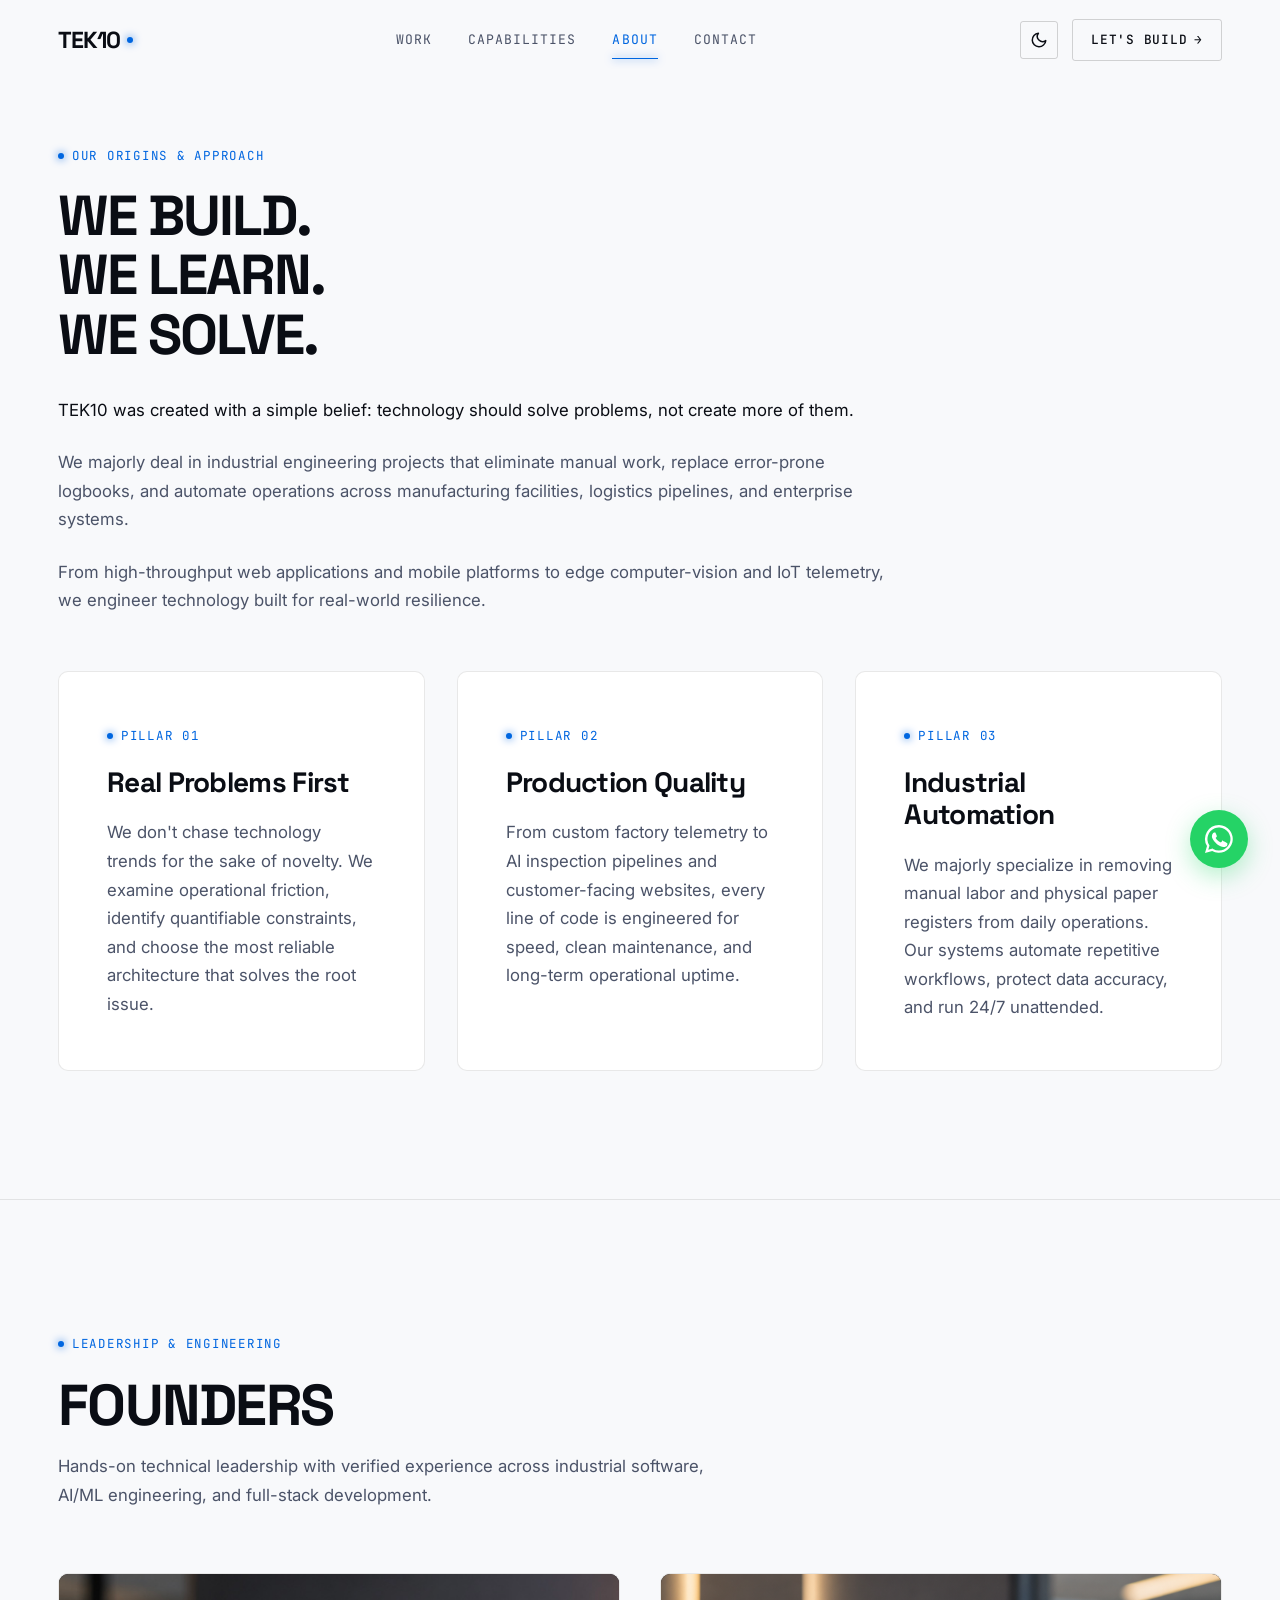
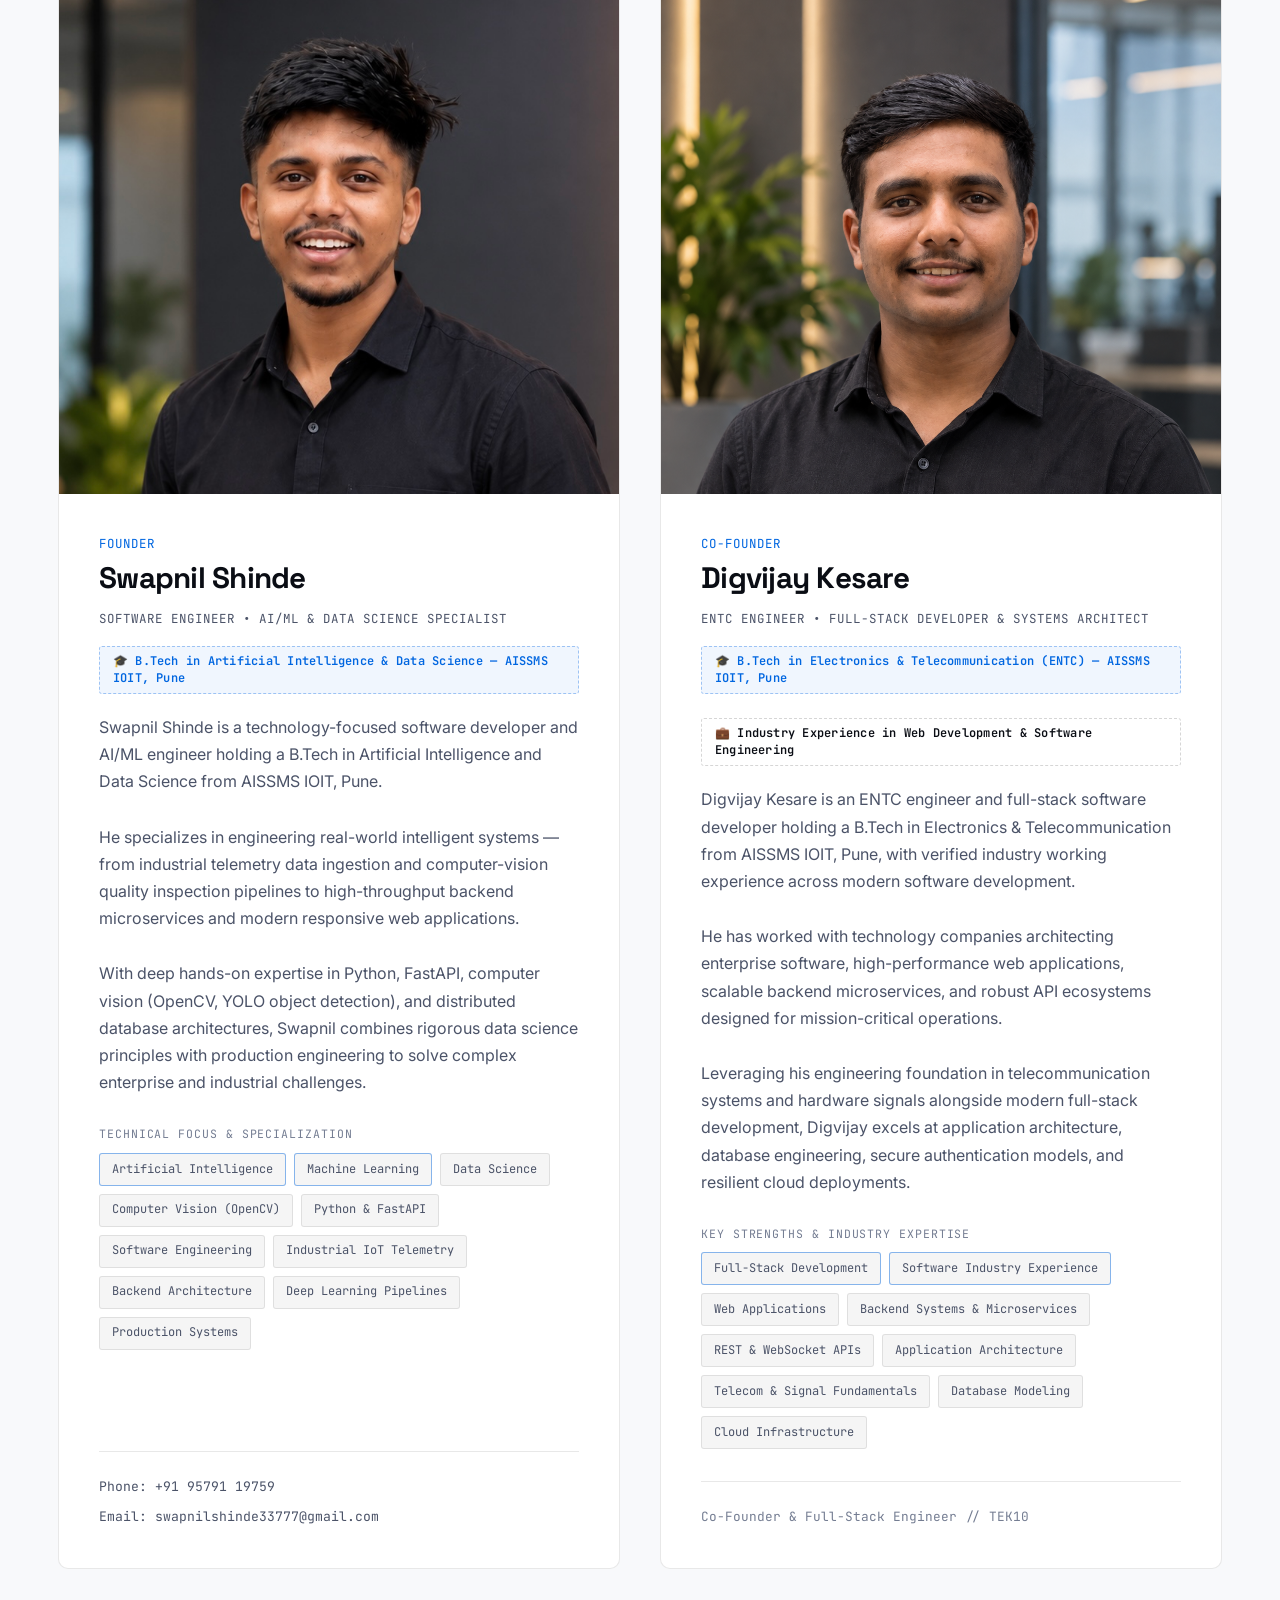
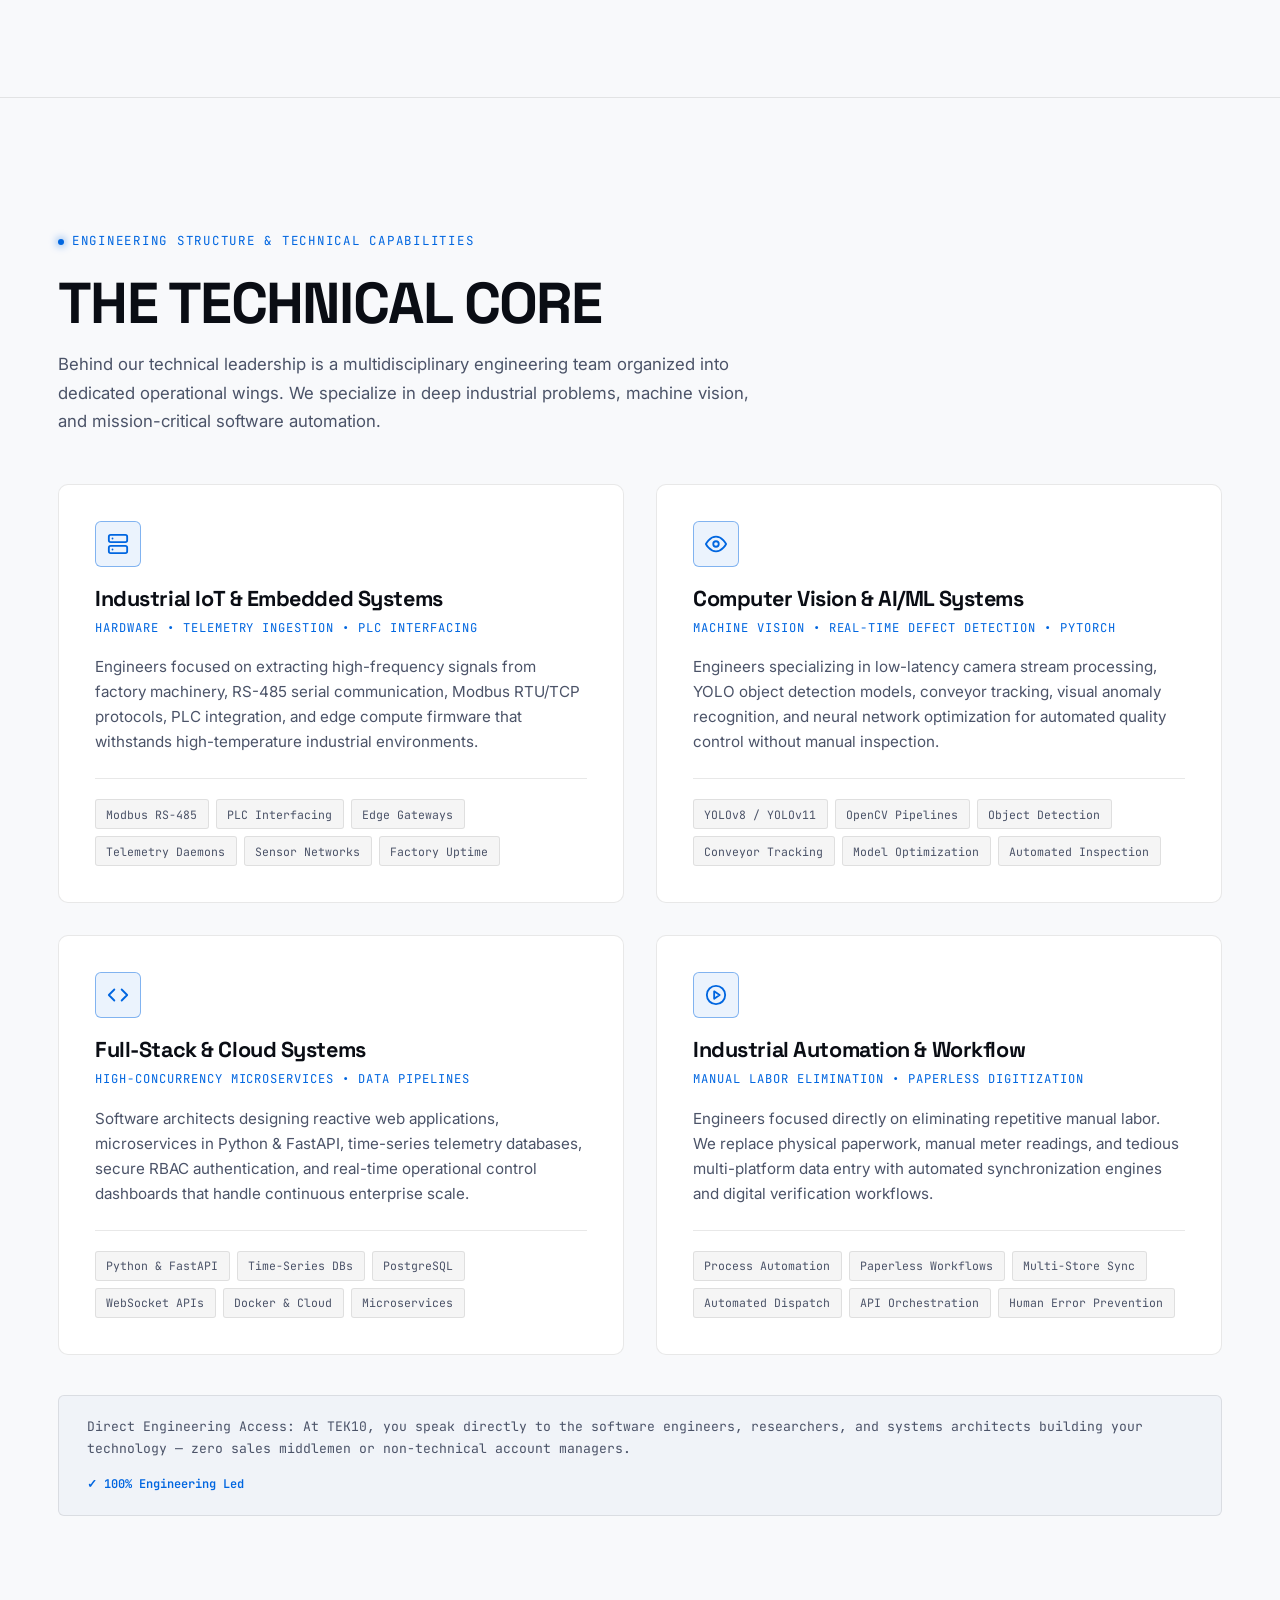
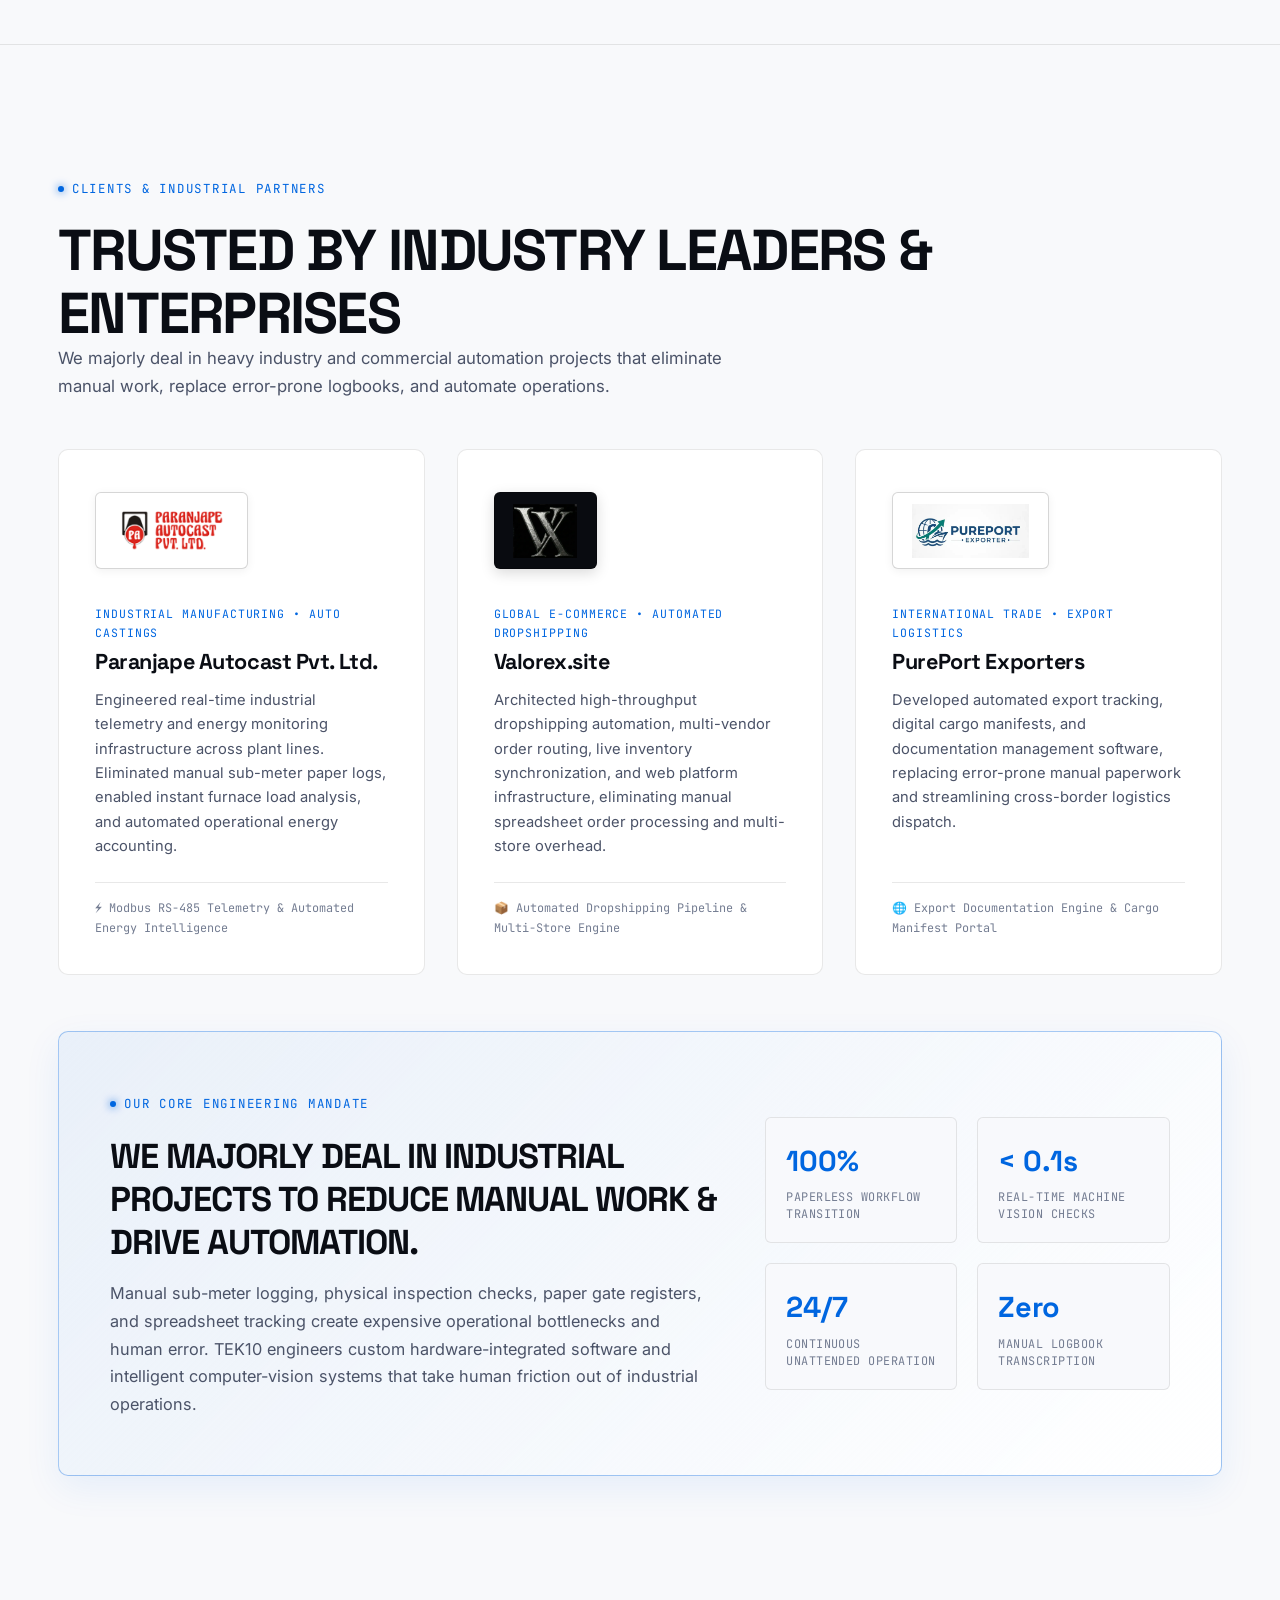
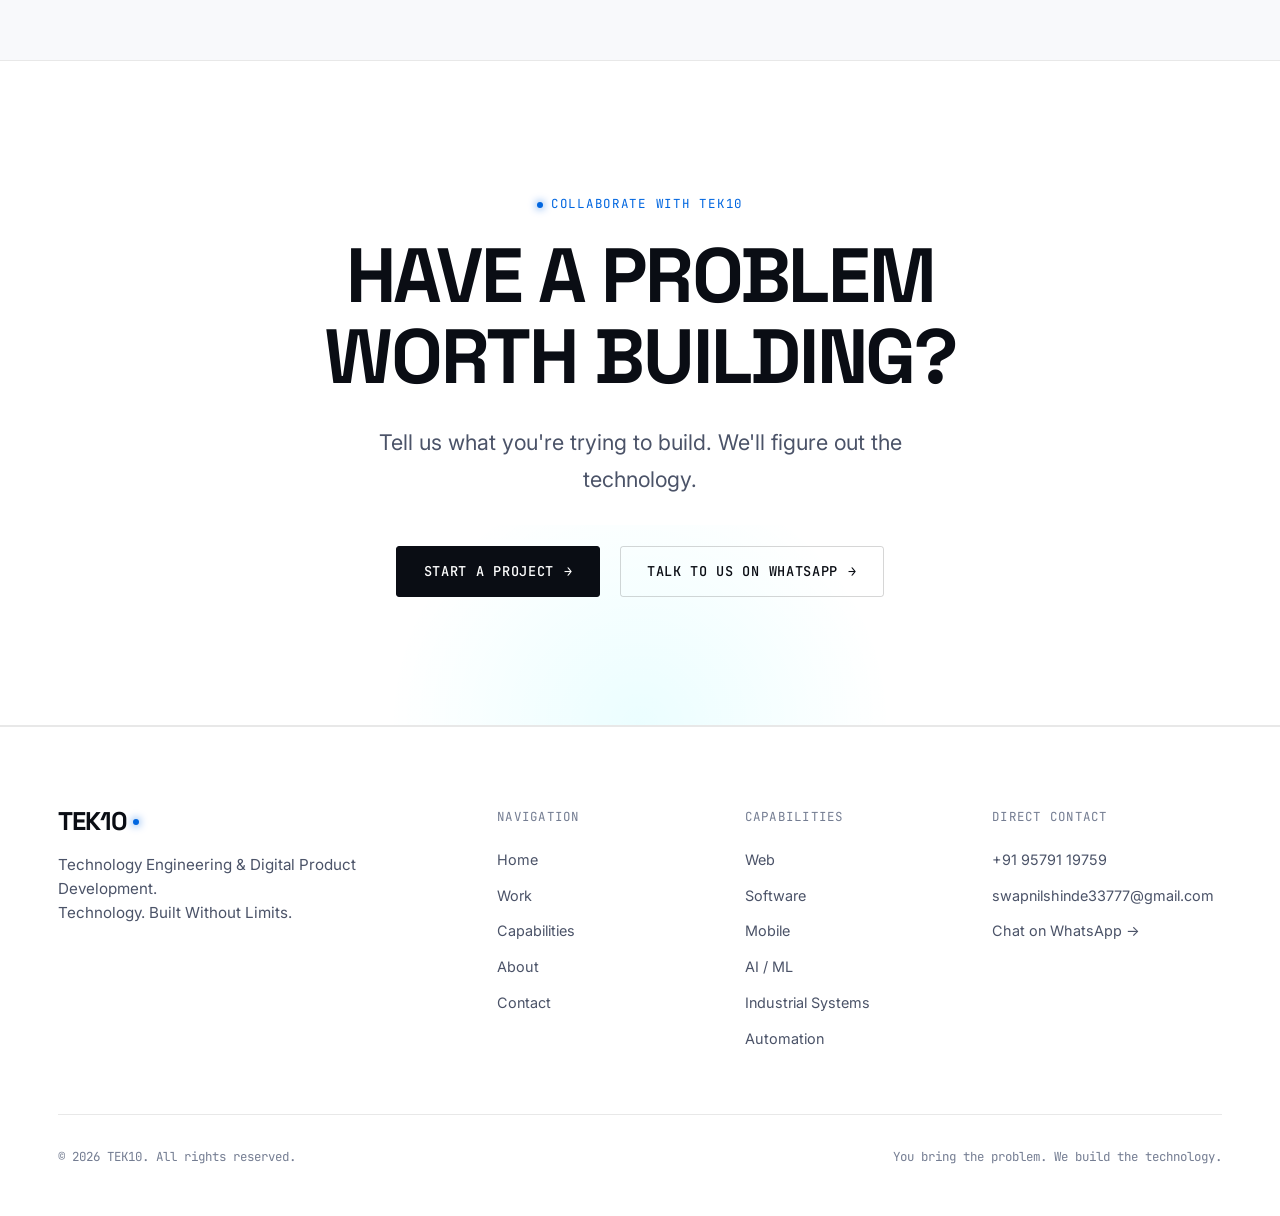
<file: about.html>
<!DOCTYPE html>
<html lang="en">
<head>
  <meta charset="UTF-8">
  <meta name="viewport" content="width=device-width, initial-scale=1.0">
  <title>About TEK10 — We Build. We Learn. We Solve.</title>
  <meta name="description" content="TEK10 was created with a simple belief: technology should solve problems, not create more of them. Meet the founders and our engineering principles.">
  <meta name="theme-color" content="#07080a">

  <!-- Open Graph -->
  <meta property="og:type" content="website">
  <meta property="og:title" content="About TEK10 — Technology Engineering & Digital Product Development">
  <meta property="og:description" content="We combine software engineering, modern application development and intelligent technologies to solve real-world problems.">
  <meta property="og:site_name" content="TEK10">

  <!-- Favicon -->
  <link rel="icon" href="assets/icons/favicon.svg" type="image/svg+xml">

  <!-- Google Fonts: Space Grotesk, Inter, JetBrains Mono -->
  <link rel="preconnect" href="https://fonts.googleapis.com">
  <link rel="preconnect" href="https://fonts.gstatic.com" crossorigin>
  <link href="https://fonts.googleapis.com/css2?family=Inter:wght@400;500;600&family=JetBrains+Mono:wght@400;500;600&family=Space+Grotesk:wght@500;600;700;800&display=swap" rel="stylesheet">

  <!-- Theme Initialization Script -->
  <script>
    (function() {
      const saved = localStorage.getItem('tek10-theme');
      const theme = saved || (window.matchMedia('(prefers-color-scheme: light)').matches ? 'light' : 'dark');
      document.documentElement.setAttribute('data-theme', theme);
    })();
  </script>

  <!-- Stylesheets -->
  <link rel="stylesheet" href="css/style.css">
  <link rel="stylesheet" href="css/responsive.css">
</head>
<body>

  <!-- Background Ambience -->
  <div class="bg-grid" aria-hidden="true"></div>
  <div class="bg-grain" aria-hidden="true"></div>

  <!-- Accessible Skip Link -->
  <a class="skip-link" href="#mainContent">Skip to main content</a>

  <!-- =========================================================
       GLOBAL NAVIGATION
       ========================================================= -->
  <header class="site-header" id="siteHeader">
    <div class="nav-container">
      <a href="index.html" class="brand-logo" aria-label="TEK10 Home">
        TEK10<span class="dot"></span>
      </a>

      <nav class="nav-links" aria-label="Primary Navigation">
        <a href="work.html" class="nav-link">Work</a>
        <a href="capabilities.html" class="nav-link">Capabilities</a>
        <a href="about.html" class="nav-link active" aria-current="page">About</a>
        <a href="contact.html" class="nav-link">Contact</a>
      </nav>

      <div class="nav-actions-group">
        <button class="theme-toggle" id="themeToggle" aria-label="Switch between dark and light mode" title="Toggle theme">
          <svg class="theme-icon-sun" viewBox="0 0 24 24" fill="none" stroke="currentColor" stroke-width="2" stroke-linecap="round" stroke-linejoin="round" aria-hidden="true">
            <circle cx="12" cy="12" r="5"></circle>
            <line x1="12" y1="1" x2="12" y2="3"></line>
            <line x1="12" y1="21" x2="12" y2="23"></line>
            <line x1="4.22" y1="4.22" x2="5.64" y2="5.64"></line>
            <line x1="18.36" y1="18.36" x2="19.78" y2="19.78"></line>
            <line x1="1" y1="12" x2="3" y2="12"></line>
            <line x1="21" y1="12" x2="23" y2="12"></line>
            <line x1="4.22" y1="19.78" x2="5.64" y2="18.36"></line>
            <line x1="18.36" y1="5.64" x2="19.78" y2="4.22"></line>
          </svg>
          <svg class="theme-icon-moon" viewBox="0 0 24 24" fill="none" stroke="currentColor" stroke-width="2" stroke-linecap="round" stroke-linejoin="round" aria-hidden="true">
            <path d="M21 12.79A9 9 0 1 1 11.21 3 7 7 0 0 0 21 12.79z"></path>
          </svg>
        </button>

        <a href="contact.html" class="nav-cta">
          Let's Build <span class="btn-arrow" aria-hidden="true">→</span>
        </a>
      </div>

      <!-- Mobile Menu Toggle Button -->
      <button class="nav-toggle" id="navBurger" aria-label="Toggle navigation menu" aria-expanded="false" aria-controls="mobileMenu">
        <span></span>
        <span></span>
        <span></span>
      </button>
    </div>
  </header>

  <!-- Full-Screen Mobile Drawer Navigation -->
  <div class="mobile-menu" id="mobileMenu" aria-hidden="true">
    <nav class="mobile-nav-links" aria-label="Mobile Navigation">
      <a href="index.html" class="mobile-nav-link">Home</a>
      <a href="work.html" class="mobile-nav-link">Work</a>
      <a href="capabilities.html" class="mobile-nav-link">Capabilities</a>
      <a href="about.html" class="mobile-nav-link active">About</a>
      <a href="contact.html" class="mobile-nav-link">Contact</a>
    </nav>

    <div class="mobile-menu-footer">
      <div style="display: flex; gap: 1rem; align-items: center; justify-content: space-between; margin-bottom: 1rem;">
        <button class="theme-toggle" aria-label="Toggle theme" style="width: auto; padding: 0.6rem 1rem; gap: 0.5rem;">
          <svg class="theme-icon-sun" viewBox="0 0 24 24" fill="none" stroke="currentColor" stroke-width="2" style="width: 16px; height: 16px;"><circle cx="12" cy="12" r="5"></circle><line x1="12" y1="1" x2="12" y2="3"></line><line x1="12" y1="21" x2="12" y2="23"></line><line x1="4.22" y1="4.22" x2="5.64" y2="5.64"></line><line x1="18.36" y1="18.36" x2="19.78" y2="19.78"></line><line x1="1" y1="12" x2="3" y2="12"></line><line x1="21" y1="12" x2="23" y2="12"></line><line x1="4.22" y1="19.78" x2="5.64" y2="18.36"></line><line x1="18.36" y1="5.64" x2="19.78" y2="4.22"></line></svg>
          <svg class="theme-icon-moon" viewBox="0 0 24 24" fill="none" stroke="currentColor" stroke-width="2" style="width: 16px; height: 16px;"><path d="M21 12.79A9 9 0 1 1 11.21 3 7 7 0 0 0 21 12.79z"></path></svg>
          <span style="font-family: var(--font-mono); font-size: 0.78rem;">Toggle Theme</span>
        </button>
      </div>
      <a href="contact.html" class="btn btn-primary">Start a Project →</a>
      <div class="mobile-menu-meta">
        <a href="tel:+919579119759">+91 95791 19759</a>
        <a href="mailto:swapnilshinde33777@gmail.com">swapnilshinde33777@gmail.com</a>
      </div>
    </div>
  </div>

  <!-- =========================================================
       MAIN CONTENT: ABOUT US
       ========================================================= -->
  <main id="mainContent" style="padding-top: 140px;">

    <!-- BRAND STORY & ETHOS -->
    <section class="section" style="padding-top: 0;">
      <div class="container">
        <div class="eyebrow">Our Origins & Approach</div>
        <h1 class="hero-title" style="margin-bottom: 2rem;">
          WE BUILD.<br>
          WE LEARN.<br>
          WE SOLVE.
        </h1>

        <div style="max-width: 840px; font-size: 1.25rem; line-height: 1.8; color: var(--text-primary);">
          <p style="margin-bottom: 1.5rem; color: var(--text-primary);">
            TEK10 was created with a simple belief: technology should solve problems, not create more of them.
          </p>
          <p style="margin-bottom: 1.5rem;">
            We majorly deal in industrial engineering projects that eliminate manual work, replace error-prone logbooks, and automate operations across manufacturing facilities, logistics pipelines, and enterprise systems.
          </p>
          <p style="margin-bottom: 3.5rem;">
            From high-throughput web applications and mobile platforms to edge computer-vision and IoT telemetry, we engineer technology built for real-world resilience.
          </p>
        </div>

        <div class="about-grid">
          <div class="about-card">
            <span class="eyebrow">Pillar 01</span>
            <h3>Real Problems First</h3>
            <p>
              We don't chase technology trends for the sake of novelty. We examine operational friction, identify quantifiable constraints, and choose the most reliable architecture that solves the root issue.
            </p>
          </div>
          <div class="about-card">
            <span class="eyebrow">Pillar 02</span>
            <h3>Production Quality</h3>
            <p>
              From custom factory telemetry to AI inspection pipelines and customer-facing websites, every line of code is engineered for speed, clean maintenance, and long-term operational uptime.
            </p>
          </div>
          <div class="about-card">
            <span class="eyebrow">Pillar 03</span>
            <h3>Industrial Automation</h3>
            <p>
              We majorly specialize in removing manual labor and physical paper registers from daily operations. Our systems automate repetitive workflows, protect data accuracy, and run 24/7 unattended.
            </p>
          </div>
        </div>
      </div>
    </section>

    <!-- FOUNDERS SECTION -->
    <section class="section section-border-top" id="founders">
      <div class="container">
        <span class="eyebrow">Leadership & Engineering</span>
        <h2 class="editorial-title" style="margin-bottom: 1rem;">FOUNDERS</h2>
        <p style="max-width: 680px; margin-bottom: 3rem;">
          Hands-on technical leadership with verified experience across industrial software, AI/ML engineering, and full-stack development.
        </p>

        <div class="founders-grid">

          <!-- Founder 01: Swapnil Shinde -->
          <article class="founder-card">
            <div class="founder-media">
              <img 
                src="assets/images/swapnil.PNG" 
                alt="Swapnil Shinde — Founder of TEK10" 
                class="founder-img" 
                onerror="this.style.display='none'; this.nextElementSibling.style.display='flex';"
              >
              <!-- Sleek Monogram / Geometric Fallback -->
              <div class="founder-monogram" style="display: none;">
                <div class="monogram-circle">SS</div>
                <span class="monogram-label">SWAPNIL SHINDE // FOUNDER</span>
              </div>
            </div>

            <div class="founder-body">
              <div>
                <div class="founder-role">Founder</div>
                <h3 class="founder-name">Swapnil Shinde</h3>
                <div class="founder-role" style="color: var(--text-secondary); margin-bottom: 1rem;">
                  Software Engineer &bull; AI/ML & Data Science Specialist
                </div>

                <!-- Education Badge -->
                <div class="qualification-badge" style="margin-bottom: 1.25rem;">
                  🎓 B.Tech in Artificial Intelligence &amp; Data Science — AISSMS IOIT, Pune
                </div>

                <p class="founder-bio">
                  Swapnil Shinde is a technology-focused software developer and AI/ML engineer holding a B.Tech in Artificial Intelligence and Data Science from AISSMS IOIT, Pune.
                </p>
                <p class="founder-bio">
                  He specializes in engineering real-world intelligent systems — from industrial telemetry data ingestion and computer-vision quality inspection pipelines to high-throughput backend microservices and modern responsive web applications.
                </p>
                <p class="founder-bio">
                  With deep hands-on expertise in Python, FastAPI, computer vision (OpenCV, YOLO object detection), and distributed database architectures, Swapnil combines rigorous data science principles with production engineering to solve complex enterprise and industrial challenges.
                </p>

                <!-- Technical Interests -->
                <div class="founder-tag-group" style="margin-top: 1.75rem;">
                  <div class="founder-tag-group-title">Technical Focus &amp; Specialization</div>
                  <div class="case-tech-list" style="margin-bottom: 0;">
                    <span class="tech-tag tech-tag-accent">Artificial Intelligence</span>
                    <span class="tech-tag tech-tag-accent">Machine Learning</span>
                    <span class="tech-tag">Data Science</span>
                    <span class="tech-tag">Computer Vision (OpenCV)</span>
                    <span class="tech-tag">Python &amp; FastAPI</span>
                    <span class="tech-tag">Software Engineering</span>
                    <span class="tech-tag">Industrial IoT Telemetry</span>
                    <span class="tech-tag">Backend Architecture</span>
                    <span class="tech-tag">Deep Learning Pipelines</span>
                    <span class="tech-tag">Production Systems</span>
                  </div>
                </div>
              </div>

              <div class="founder-contact-bar">
                <a href="tel:+919579119759">
                  <span>Phone:</span> +91 95791 19759
                </a>
                <a href="mailto:swapnilshinde33777@gmail.com">
                  <span>Email:</span> swapnilshinde33777@gmail.com
                </a>
              </div>
            </div>
          </article>

          <!-- Founder 02: Digvijay Kesare -->
          <article class="founder-card">
            <div class="founder-media">
              <img 
                src="assets/images/digvijay.PNG" 
                alt="Digvijay Kesare — Co-Founder of TEK10" 
                class="founder-img" 
                onerror="this.style.display='none'; this.nextElementSibling.style.display='flex';"
              >
              <!-- Sleek Monogram / Geometric Fallback -->
              <div class="founder-monogram" style="display: none;">
                <div class="monogram-circle">DK</div>
                <span class="monogram-label">DIGVIJAY KESARE // CO-FOUNDER</span>
              </div>
            </div>

            <div class="founder-body">
              <div>
                <div class="founder-role">Co-Founder</div>
                <h3 class="founder-name">Digvijay Kesare</h3>
                <div class="founder-role" style="color: var(--text-secondary); margin-bottom: 1rem;">
                  ENTC Engineer &bull; Full-Stack Developer &amp; Systems Architect
                </div>

                <!-- Education Badge -->
                <div class="qualification-badge">
                  🎓 B.Tech in Electronics &amp; Telecommunication (ENTC) — AISSMS IOIT, Pune
                </div>

                <!-- Industry Experience Badge -->
                <div class="qualification-badge badge-exp" style="margin-bottom: 1.25rem;">
                  💼 Industry Experience in Web Development &amp; Software Engineering
                </div>

                <p class="founder-bio">
                  Digvijay Kesare is an ENTC engineer and full-stack software developer holding a B.Tech in Electronics &amp; Telecommunication from AISSMS IOIT, Pune, with verified industry working experience across modern software development.
                </p>
                <p class="founder-bio">
                  He has worked with technology companies architecting enterprise software, high-performance web applications, scalable backend microservices, and robust API ecosystems designed for mission-critical operations.
                </p>
                <p class="founder-bio">
                  Leveraging his engineering foundation in telecommunication systems and hardware signals alongside modern full-stack development, Digvijay excels at application architecture, database engineering, secure authentication models, and resilient cloud deployments.
                </p>

                <!-- Core Strengths -->
                <div class="founder-tag-group" style="margin-top: 1.75rem;">
                  <div class="founder-tag-group-title">Key Strengths &amp; Industry Expertise</div>
                  <div class="case-tech-list" style="margin-bottom: 0;">
                    <span class="tech-tag tech-tag-accent">Full-Stack Development</span>
                    <span class="tech-tag tech-tag-accent">Software Industry Experience</span>
                    <span class="tech-tag">Web Applications</span>
                    <span class="tech-tag">Backend Systems &amp; Microservices</span>
                    <span class="tech-tag">REST &amp; WebSocket APIs</span>
                    <span class="tech-tag">Application Architecture</span>
                    <span class="tech-tag">Telecom &amp; Signal Fundamentals</span>
                    <span class="tech-tag">Database Modeling</span>
                    <span class="tech-tag">Cloud Infrastructure</span>
                  </div>
                </div>
              </div>

              <div class="founder-contact-bar" style="margin-top: auto;">
                <span style="color: var(--text-muted); font-size: 0.8rem;">Co-Founder &amp; Full-Stack Engineer // TEK10</span>
              </div>
            </div>
          </article>

        </div>
      </div>
    </section>

    <!-- ENGINEERING CORE & TECHNICAL TEAM (ANONYMOUS SPECIALIZED WINGS) -->
    <section class="tech-team-section" id="team">
      <div class="container">
        <span class="eyebrow">Engineering Structure &amp; Technical Capabilities</span>
        <h2 class="editorial-title" style="margin-bottom: 1rem;">THE TECHNICAL CORE</h2>
        <p style="max-width: 720px; font-size: 1.05rem; color: var(--text-secondary); line-height: 1.7;">
          Behind our technical leadership is a multidisciplinary engineering team organized into dedicated operational wings. We specialize in deep industrial problems, machine vision, and mission-critical software automation.
        </p>

        <div class="team-grid">
          <!-- Wing 01: Industrial IoT & Embedded Systems -->
          <article class="team-card">
            <div>
              <div class="team-icon-indicator">
                <svg viewBox="0 0 24 24" fill="none" stroke="currentColor" stroke-width="2" stroke-linecap="round" stroke-linejoin="round" aria-hidden="true">
                  <rect x="2" y="2" width="20" height="8" rx="2" ry="2"></rect>
                  <rect x="2" y="14" width="20" height="8" rx="2" ry="2"></rect>
                  <line x1="6" y1="6" x2="6.01" y2="6"></line>
                  <line x1="6" y1="18" x2="6.01" y2="18"></line>
                </svg>
              </div>
              <h3 class="team-wing-name">Industrial IoT &amp; Embedded Systems</h3>
              <div class="team-wing-focus">Hardware &bull; Telemetry Ingestion &bull; PLC Interfacing</div>
              <p class="team-wing-desc">
                Engineers focused on extracting high-frequency signals from factory machinery, RS-485 serial communication, Modbus RTU/TCP protocols, PLC integration, and edge compute firmware that withstands high-temperature industrial environments.
              </p>
            </div>
            <div class="team-skills-list">
              <span class="team-skill-pill">Modbus RS-485</span>
              <span class="team-skill-pill">PLC Interfacing</span>
              <span class="team-skill-pill">Edge Gateways</span>
              <span class="team-skill-pill">Telemetry Daemons</span>
              <span class="team-skill-pill">Sensor Networks</span>
              <span class="team-skill-pill">Factory Uptime</span>
            </div>
          </article>

          <!-- Wing 02: Computer Vision & AI/ML Systems -->
          <article class="team-card">
            <div>
              <div class="team-icon-indicator">
                <svg viewBox="0 0 24 24" fill="none" stroke="currentColor" stroke-width="2" stroke-linecap="round" stroke-linejoin="round" aria-hidden="true">
                  <path d="M1 12s4-8 11-8 11 8 11 8-4 8-11 8-11-8-11-8z"></path>
                  <circle cx="12" cy="12" r="3"></circle>
                </svg>
              </div>
              <h3 class="team-wing-name">Computer Vision &amp; AI/ML Systems</h3>
              <div class="team-wing-focus">Machine Vision &bull; Real-Time Defect Detection &bull; PyTorch</div>
              <p class="team-wing-desc">
                Engineers specializing in low-latency camera stream processing, YOLO object detection models, conveyor tracking, visual anomaly recognition, and neural network optimization for automated quality control without manual inspection.
              </p>
            </div>
            <div class="team-skills-list">
              <span class="team-skill-pill">YOLOv8 / YOLOv11</span>
              <span class="team-skill-pill">OpenCV Pipelines</span>
              <span class="team-skill-pill">Object Detection</span>
              <span class="team-skill-pill">Conveyor Tracking</span>
              <span class="team-skill-pill">Model Optimization</span>
              <span class="team-skill-pill">Automated Inspection</span>
            </div>
          </article>

          <!-- Wing 03: Full-Stack & Cloud Architecture -->
          <article class="team-card">
            <div>
              <div class="team-icon-indicator">
                <svg viewBox="0 0 24 24" fill="none" stroke="currentColor" stroke-width="2" stroke-linecap="round" stroke-linejoin="round" aria-hidden="true">
                  <polyline points="16 18 22 12 16 6"></polyline>
                  <polyline points="8 6 2 12 8 18"></polyline>
                </svg>
              </div>
              <h3 class="team-wing-name">Full-Stack &amp; Cloud Systems</h3>
              <div class="team-wing-focus">High-Concurrency Microservices &bull; Data Pipelines</div>
              <p class="team-wing-desc">
                Software architects designing reactive web applications, microservices in Python &amp; FastAPI, time-series telemetry databases, secure RBAC authentication, and real-time operational control dashboards that handle continuous enterprise scale.
              </p>
            </div>
            <div class="team-skills-list">
              <span class="team-skill-pill">Python &amp; FastAPI</span>
              <span class="team-skill-pill">Time-Series DBs</span>
              <span class="team-skill-pill">PostgreSQL</span>
              <span class="team-skill-pill">WebSocket APIs</span>
              <span class="team-skill-pill">Docker &amp; Cloud</span>
              <span class="team-skill-pill">Microservices</span>
            </div>
          </article>

          <!-- Wing 04: Industrial Automation & Workflow Optimization -->
          <article class="team-card">
            <div>
              <div class="team-icon-indicator">
                <svg viewBox="0 0 24 24" fill="none" stroke="currentColor" stroke-width="2" stroke-linecap="round" stroke-linejoin="round" aria-hidden="true">
                  <circle cx="12" cy="12" r="10"></circle>
                  <polygon points="10 8 16 12 10 16 10 8"></polygon>
                </svg>
              </div>
              <h3 class="team-wing-name">Industrial Automation &amp; Workflow</h3>
              <div class="team-wing-focus">Manual Labor Elimination &bull; Paperless Digitization</div>
              <p class="team-wing-desc">
                Engineers focused directly on eliminating repetitive manual labor. We replace physical paperwork, manual meter readings, and tedious multi-platform data entry with automated synchronization engines and digital verification workflows.
              </p>
            </div>
            <div class="team-skills-list">
              <span class="team-skill-pill">Process Automation</span>
              <span class="team-skill-pill">Paperless Workflows</span>
              <span class="team-skill-pill">Multi-Store Sync</span>
              <span class="team-skill-pill">Automated Dispatch</span>
              <span class="team-skill-pill">API Orchestration</span>
              <span class="team-skill-pill">Human Error Prevention</span>
            </div>
          </article>
        </div>

        <div class="team-banner-note">
          <div class="team-banner-note-text">
            <span>Direct Engineering Access:</span> At TEK10, you speak directly to the software engineers, researchers, and systems architects building your technology — zero sales middlemen or non-technical account managers.
          </div>
          <div class="team-banner-note-badge">
            ✓ 100% Engineering Led
          </div>
        </div>
      </div>
    </section>

    <!-- CLIENTS & INDUSTRIAL PARTNERS SHOWCASE -->
    <section class="clients-section" id="clients">
      <div class="container">
        <div class="clients-header">
          <span class="eyebrow">Clients &amp; Industrial Partners</span>
          <h2 class="editorial-title">TRUSTED BY INDUSTRY LEADERS &amp; ENTERPRISES</h2>
          <p style="max-width: 680px; font-size: 1.05rem; color: var(--text-secondary); line-height: 1.7;">
            We majorly deal in heavy industry and commercial automation projects that eliminate manual work, replace error-prone logbooks, and automate operations.
          </p>
        </div>

        <!-- Clients Grid -->
        <div class="clients-grid">
          <!-- Client 01: Paranjape Autocast -->
          <article class="client-card">
            <div>
              <div class="client-logo-box">
                <div class="client-logo-wrap theme-light-bg">
                  <img 
                    src="assets/images/clients/client-paranjape.png" 
                    alt="Paranjape Autocast Pvt. Ltd. Logo" 
                    class="client-logo-img"
                    loading="lazy"
                  >
                </div>
              </div>
              <div class="client-industry">Industrial Manufacturing &bull; Auto Castings</div>
              <h3 class="client-name">Paranjape Autocast Pvt. Ltd.</h3>
              <p class="client-impact">
                Engineered real-time industrial telemetry and energy monitoring infrastructure across plant lines. Eliminated manual sub-meter paper logs, enabled instant furnace load analysis, and automated operational energy accounting.
              </p>
            </div>
            <div class="client-deliverable-badge">
              ⚡ Modbus RS-485 Telemetry &amp; Automated Energy Intelligence
            </div>
          </article>

          <!-- Client 02: Valorex.site -->
          <article class="client-card">
            <div>
              <div class="client-logo-box">
                <div class="client-logo-wrap theme-dark-bg">
                  <img 
                    src="assets/images/clients/client-valorex.png" 
                    alt="Valorex Logo" 
                    class="client-logo-img"
                    loading="lazy"
                  >
                </div>
              </div>
              <div class="client-industry">Global E-Commerce &bull; Automated Dropshipping</div>
              <h3 class="client-name">Valorex.site</h3>
              <p class="client-impact">
                Architected high-throughput dropshipping automation, multi-vendor order routing, live inventory synchronization, and web platform infrastructure, eliminating manual spreadsheet order processing and multi-store overhead.
              </p>
            </div>
            <div class="client-deliverable-badge">
              📦 Automated Dropshipping Pipeline &amp; Multi-Store Engine
            </div>
          </article>

          <!-- Client 03: PurePort Exporters -->
          <article class="client-card">
            <div>
              <div class="client-logo-box">
                <div class="client-logo-wrap theme-light-bg">
                  <img 
                    src="assets/images/clients/client-pureport.png" 
                    alt="PurePort Exporters Logo" 
                    class="client-logo-img"
                    loading="lazy"
                  >
                </div>
              </div>
              <div class="client-industry">International Trade &bull; Export Logistics</div>
              <h3 class="client-name">PurePort Exporters</h3>
              <p class="client-impact">
                Developed automated export tracking, digital cargo manifests, and documentation management software, replacing error-prone manual paperwork and streamlining cross-border logistics dispatch.
              </p>
            </div>
            <div class="client-deliverable-badge">
              🌐 Export Documentation Engine &amp; Cargo Manifest Portal
            </div>
          </article>
        </div>

        <!-- Industrial Automation Focus Banner -->
        <div class="automation-focus-banner">
          <div>
            <span class="eyebrow">Our Core Engineering Mandate</span>
            <h3 class="automation-banner-title">
              WE MAJORLY DEAL IN INDUSTRIAL PROJECTS TO REDUCE MANUAL WORK &amp; DRIVE AUTOMATION.
            </h3>
            <p class="automation-banner-desc">
              Manual sub-meter logging, physical inspection checks, paper gate registers, and spreadsheet tracking create expensive operational bottlenecks and human error. TEK10 engineers custom hardware-integrated software and intelligent computer-vision systems that take human friction out of industrial operations.
            </p>
          </div>
          <div class="automation-metrics">
            <div class="automation-metric-box">
              <div class="automation-metric-val">100%</div>
              <div class="automation-metric-lbl">Paperless Workflow Transition</div>
            </div>
            <div class="automation-metric-box">
              <div class="automation-metric-val">&lt; 0.1s</div>
              <div class="automation-metric-lbl">Real-Time Machine Vision Checks</div>
            </div>
            <div class="automation-metric-box">
              <div class="automation-metric-val">24/7</div>
              <div class="automation-metric-lbl">Continuous Unattended Operation</div>
            </div>
            <div class="automation-metric-box">
              <div class="automation-metric-val">Zero</div>
              <div class="automation-metric-lbl">Manual Logbook Transcription</div>
            </div>
          </div>
        </div>

      </div>
    </section>

    <!-- Final CTA -->
    <section class="final-cta">
      <div class="final-cta-glow"></div>
      <div class="container">
        <span class="eyebrow">Collaborate With TEK10</span>
        <h2 class="final-cta-title">HAVE A PROBLEM<br>WORTH BUILDING?</h2>
        <p class="final-cta-copy">
          Tell us what you're trying to build. We'll figure out the technology.
        </p>
        <div class="final-cta-buttons">
          <a href="contact.html" class="btn btn-primary">
            Start a Project <span class="btn-arrow">→</span>
          </a>
          <a href="https://wa.me/919579119759?text=Hello%20TEK10%2C%20I%20would%20like%20to%20discuss%20a%20technology%20project." target="_blank" rel="noopener noreferrer" class="btn btn-secondary">
            Talk to Us on WhatsApp <span class="btn-arrow">→</span>
          </a>
        </div>
      </div>
    </section>

  </main>

  <!-- =========================================================
       GLOBAL FOOTER
       ========================================================= -->
  <footer class="site-footer">
    <div class="container">
      <div class="footer-top">
        <div class="footer-brand">
          <h2 class="brand-logo">TEK10<span class="dot"></span></h2>
          <p class="footer-tagline">
            Technology Engineering & Digital Product Development.<br>
            Technology. Built Without Limits.
          </p>
        </div>

        <div>
          <div class="footer-col-title">Navigation</div>
          <ul class="footer-list">
            <li><a href="index.html">Home</a></li>
            <li><a href="work.html">Work</a></li>
            <li><a href="capabilities.html">Capabilities</a></li>
            <li><a href="about.html">About</a></li>
            <li><a href="contact.html">Contact</a></li>
          </ul>
        </div>

        <div>
          <div class="footer-col-title">Capabilities</div>
          <ul class="footer-list">
            <li><a href="capabilities.html#web">Web</a></li>
            <li><a href="capabilities.html#software">Software</a></li>
            <li><a href="capabilities.html#mobile">Mobile</a></li>
            <li><a href="capabilities.html#aiml">AI / ML</a></li>
            <li><a href="capabilities.html#industrial">Industrial Systems</a></li>
            <li><a href="capabilities.html#automation">Automation</a></li>
          </ul>
        </div>

        <div>
          <div class="footer-col-title">Direct Contact</div>
          <ul class="footer-list">
            <li><a href="tel:+919579119759">+91 95791 19759</a></li>
            <li><a href="mailto:swapnilshinde33777@gmail.com">swapnilshinde33777@gmail.com</a></li>
            <li><a href="https://wa.me/919579119759?text=Hello%20TEK10%2C%20I%20would%20like%20to%20discuss%20a%20technology%20project." target="_blank" rel="noopener noreferrer">Chat on WhatsApp →</a></li>
          </ul>
        </div>
      </div>

      <div class="footer-bottom">
        <div>&copy; 2026 TEK10. All rights reserved.</div>
        <div>You bring the problem. We build the technology.</div>
      </div>
    </div>
  </footer>

  <!-- Floating WhatsApp Button -->
  <a href="https://wa.me/919579119759?text=Hello%20TEK10%2C%20I%20would%20like%20to%20discuss%20a%20technology%20project." class="whatsapp-float" target="_blank" rel="noopener noreferrer" aria-label="Chat directly with TEK10 on WhatsApp">
    <svg viewBox="0 0 32 32" aria-hidden="true">
      <path d="M16 2a13.9 13.9 0 0 0-12 21L2 30l7.2-1.9A13.9 13.9 0 1 0 16 2zm0 25.5a11.5 11.5 0 0 1-5.9-1.6l-.4-.3-4.4 1.1 1.2-4.2-.3-.4A11.5 11.5 0 1 1 16 27.5zm6.3-8.6c-.3-.2-2-.1-2.3-1.1s-.6-.2-.8.2-.9 1.1-1.1 1.3-.4.2-.7 0a9.2 9.2 0 0 1-2.7-1.7 10.2 10.2 0 0 1-1.9-2.3c-.2-.3 0-.5.2-.7l.5-.6a2.3 2.3 0 0 0 .3-.5.7.7 0 0 0 0-.6c0-.2-.8-2-1.1-2.7s-.6-.6-.8-.6h-.7a1.4 1.4 0 0 0-1 .5 4.3 4.3 0 0 0-1.3 3.2c0 1.9 1.4 3.7 1.6 3.9s2.7 4.1 6.5 5.8a22 22 0 0 0 2.2.8 5.3 5.3 0 0 0 2.4.2c.7-.1 2.3-.9 2.6-1.8s.3-1.6.2-1.8c-.1-.1-.3-.2-.6-.4z"/>
    </svg>
    <span class="whatsapp-tooltip">Chat on WhatsApp</span>
  </a>

  <!-- Project Scripts -->
  <script src="js/main.js" defer></script>
</body>
</html>
</file>
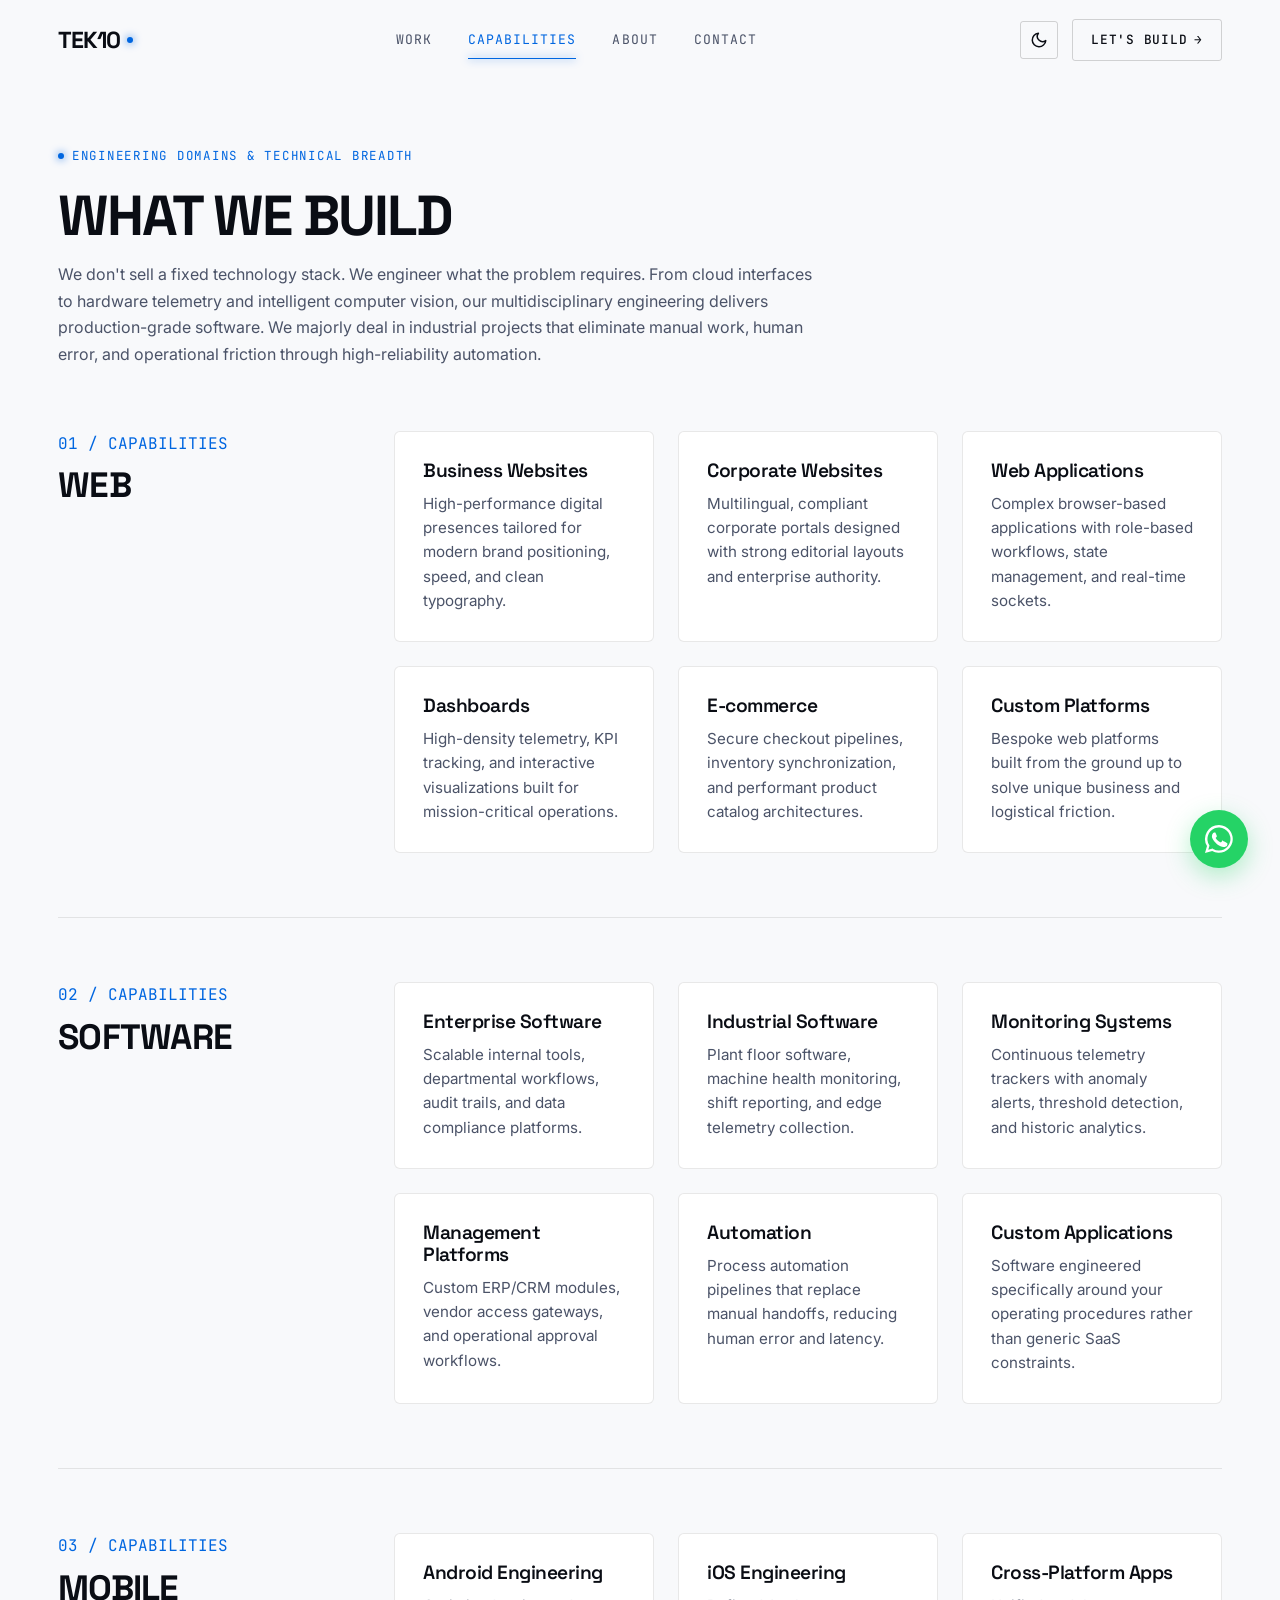
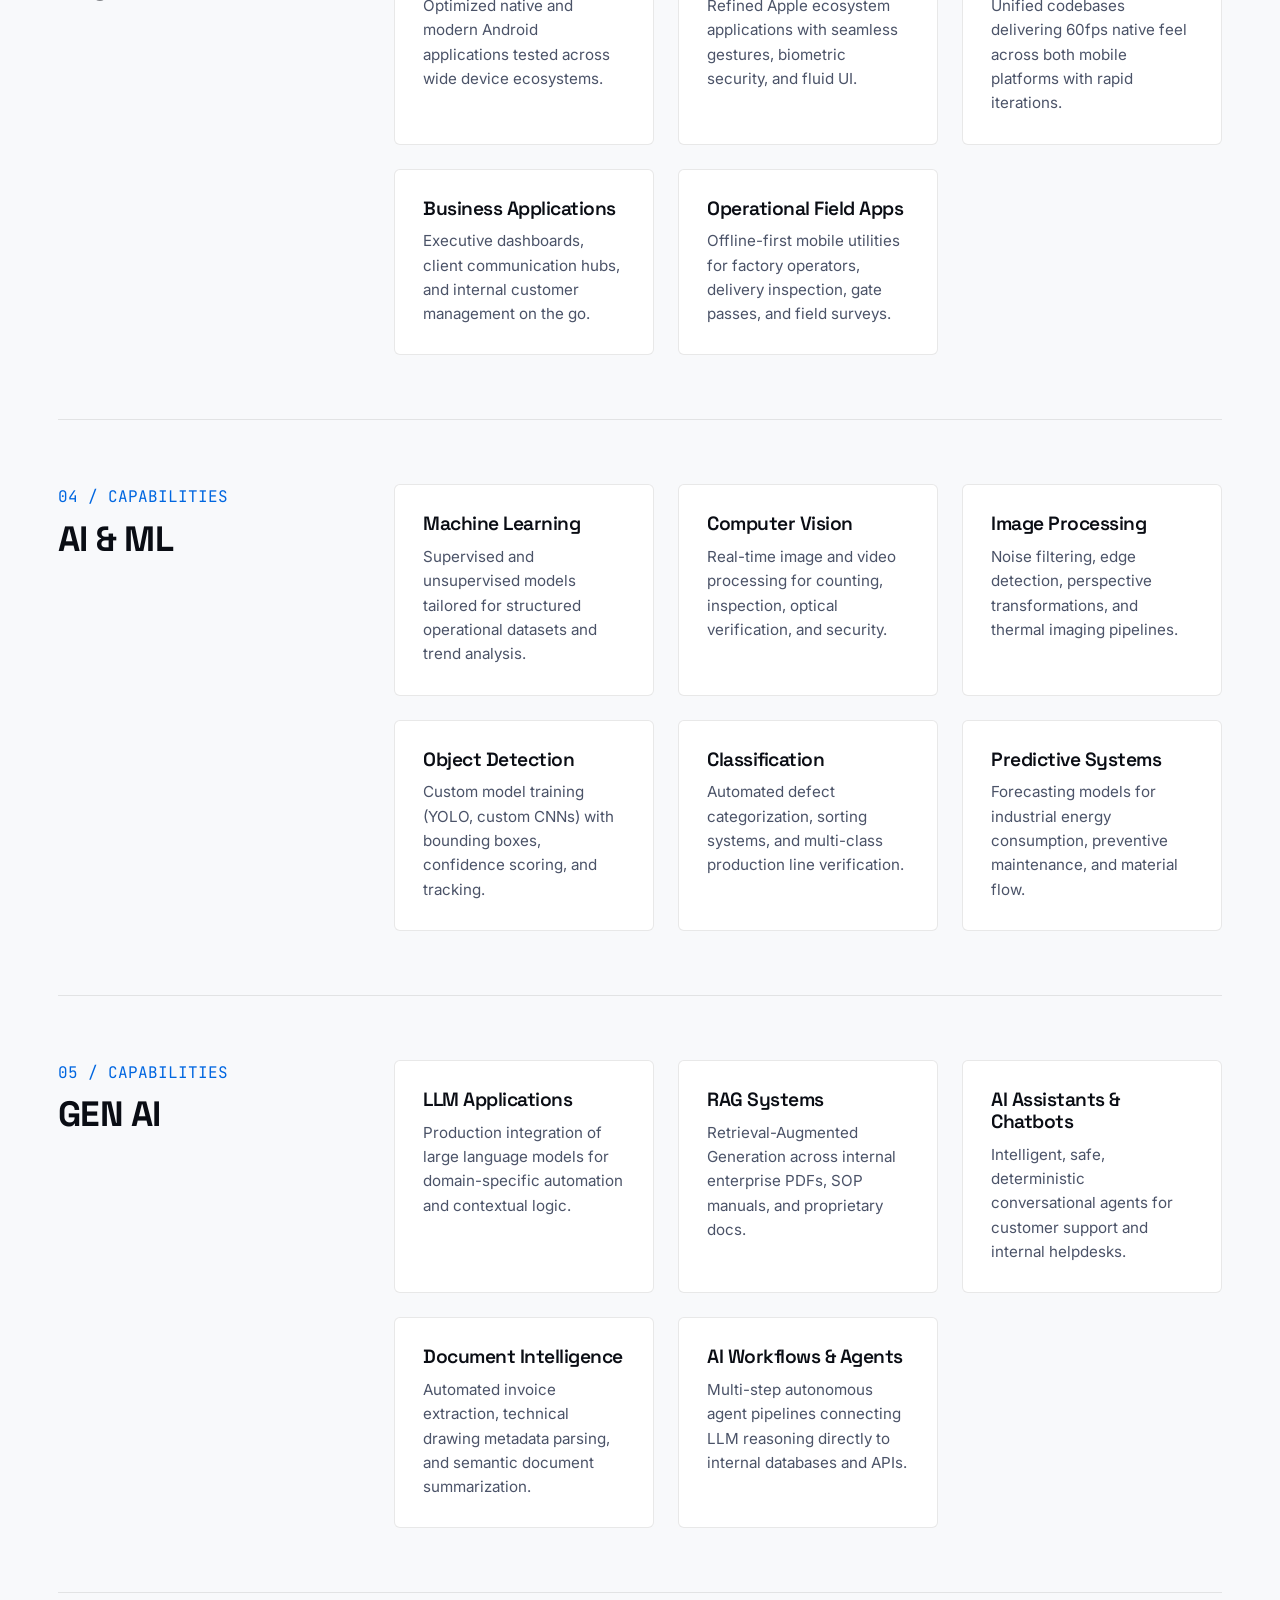
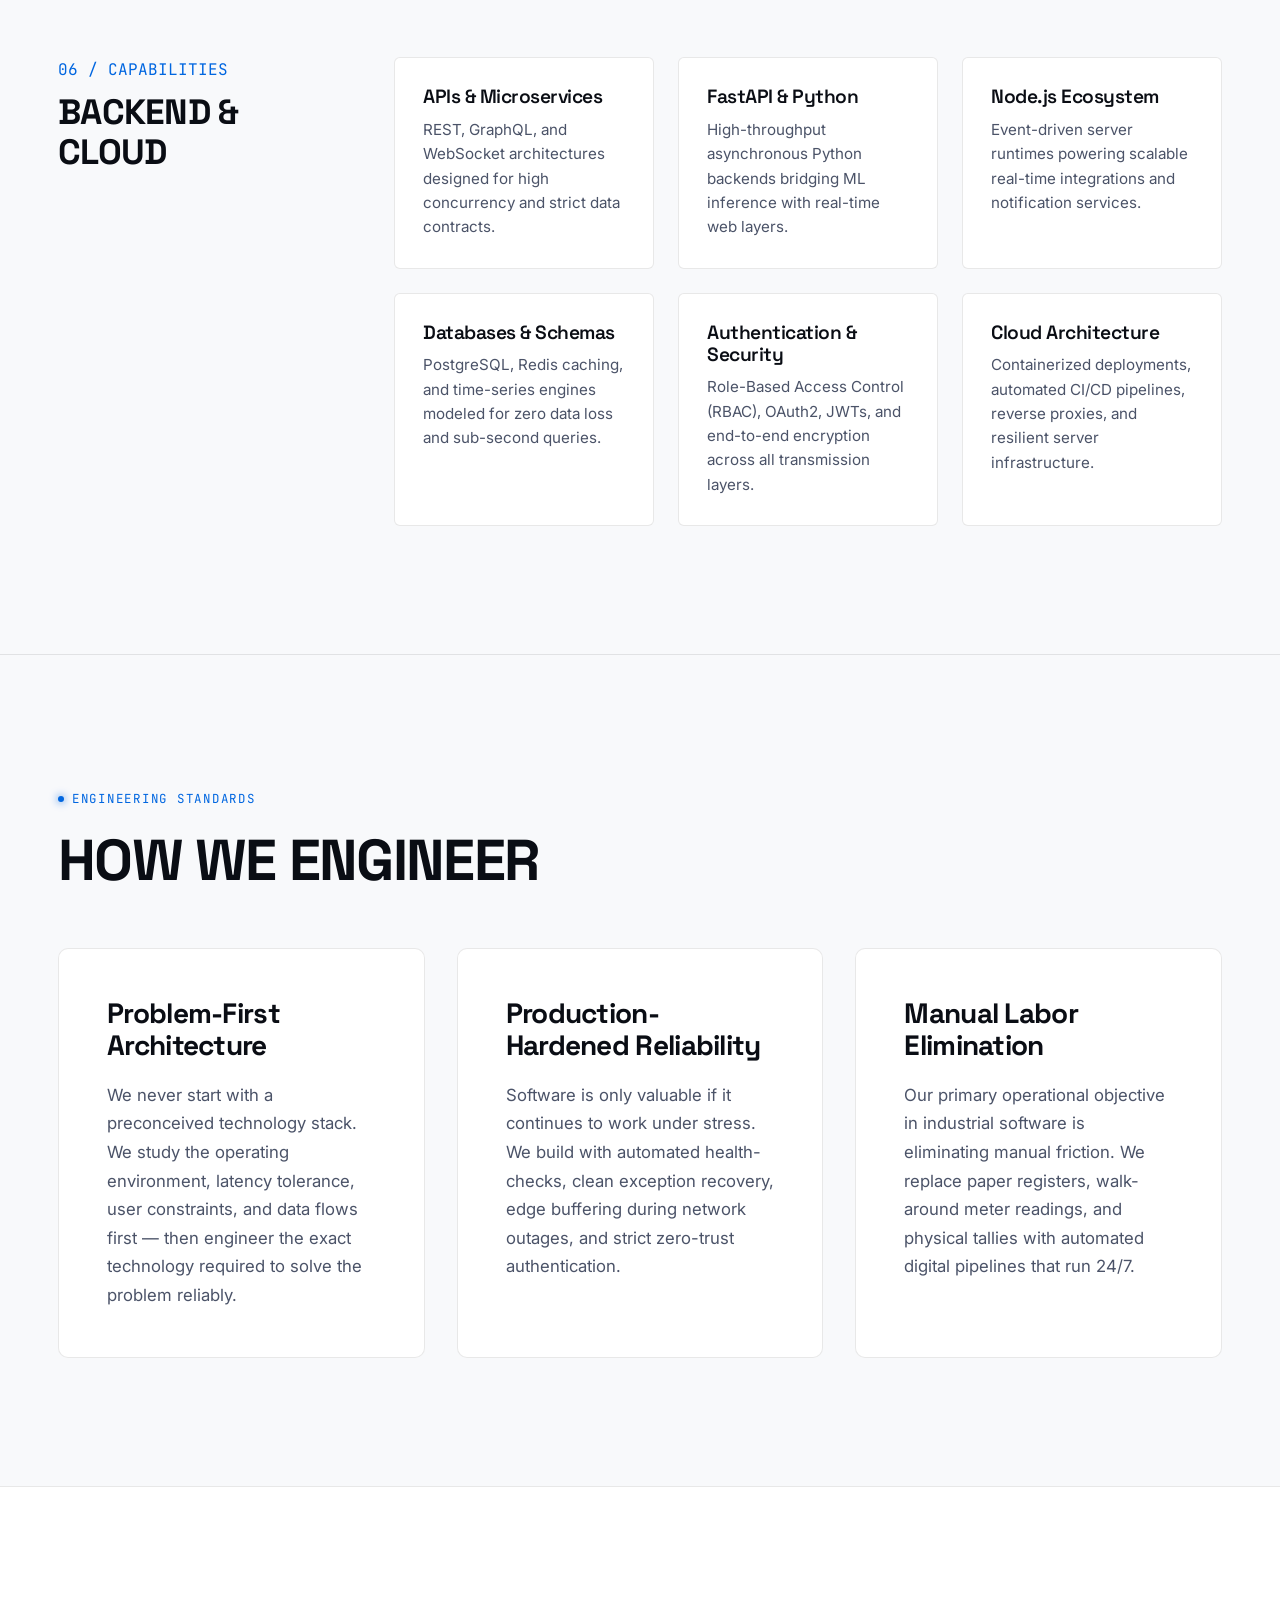
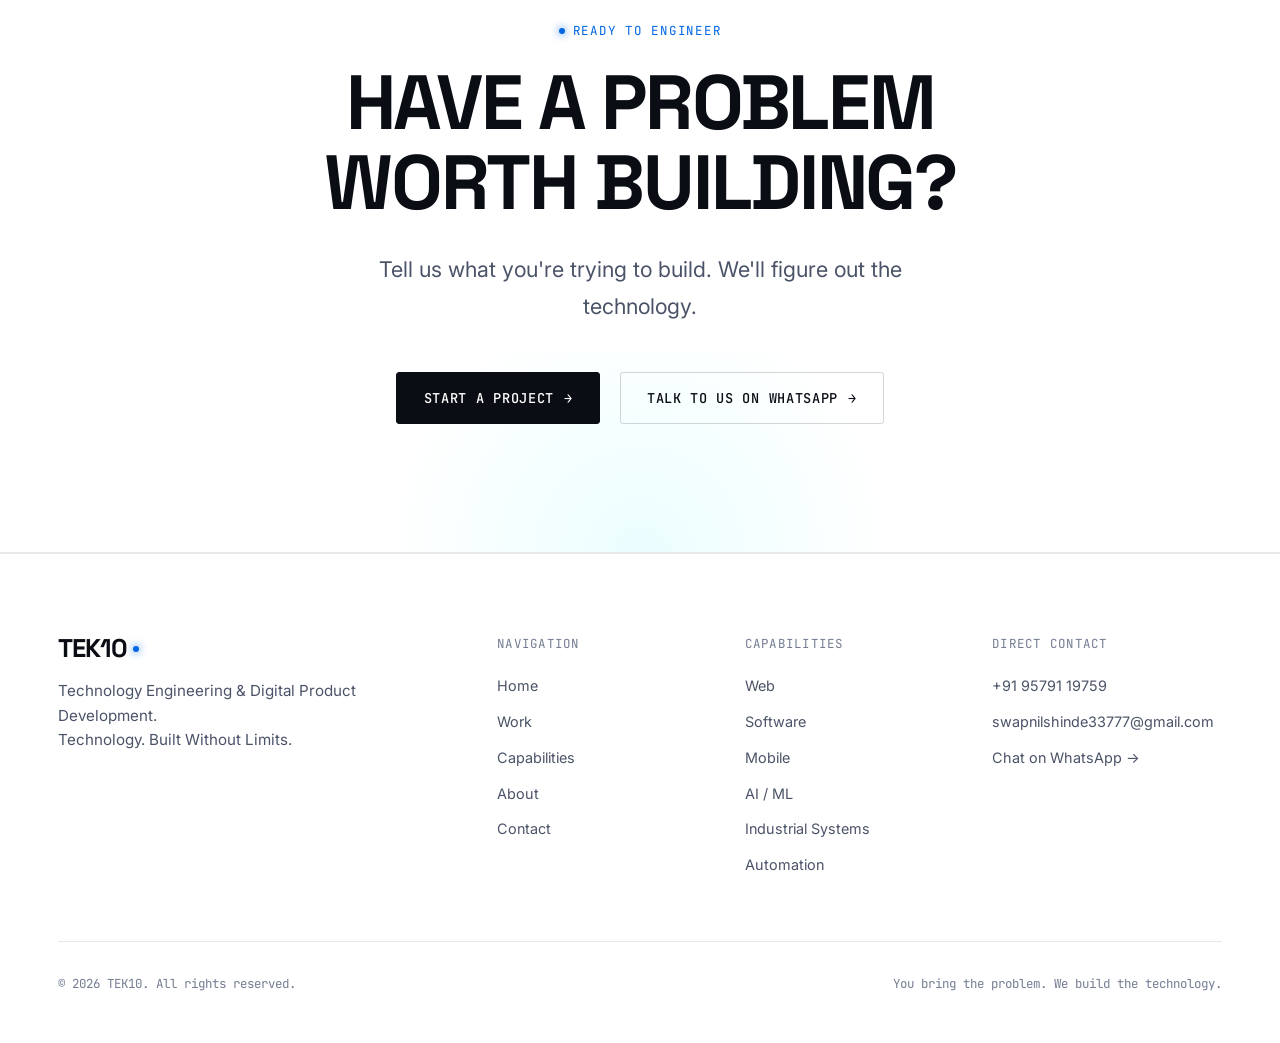
<file: capabilities.html>
<!DOCTYPE html>
<html lang="en">
<head>
  <meta charset="UTF-8">
  <meta name="viewport" content="width=device-width, initial-scale=1.0">
  <title>Capabilities — TEK10 | Technology Engineering & Product Development</title>
  <meta name="description" content="Explore TEK10's engineering capabilities across Web, Custom Software, Mobile, AI/ML, Generative AI, Industrial Systems, and Cloud Backends.">
  <meta name="theme-color" content="#07080a">

  <!-- Open Graph -->
  <meta property="og:type" content="website">
  <meta property="og:title" content="Capabilities — TEK10 Technology Engineering">
  <meta property="og:description" content="We don't sell a fixed technology stack. We engineer what the problem requires.">
  <meta property="og:site_name" content="TEK10">

  <!-- Favicon -->
  <link rel="icon" href="assets/icons/favicon.svg" type="image/svg+xml">

  <!-- Google Fonts: Space Grotesk, Inter, JetBrains Mono -->
  <link rel="preconnect" href="https://fonts.googleapis.com">
  <link rel="preconnect" href="https://fonts.gstatic.com" crossorigin>
  <link href="https://fonts.googleapis.com/css2?family=Inter:wght@400;500;600&family=JetBrains+Mono:wght@400;500;600&family=Space+Grotesk:wght@500;600;700;800&display=swap" rel="stylesheet">

  <!-- Theme Initialization Script -->
  <script>
    (function() {
      const saved = localStorage.getItem('tek10-theme');
      const theme = saved || (window.matchMedia('(prefers-color-scheme: light)').matches ? 'light' : 'dark');
      document.documentElement.setAttribute('data-theme', theme);
    })();
  </script>

  <!-- Stylesheets -->
  <link rel="stylesheet" href="css/style.css">
  <link rel="stylesheet" href="css/responsive.css">
</head>
<body>

  <!-- Background Ambience -->
  <div class="bg-grid" aria-hidden="true"></div>
  <div class="bg-grain" aria-hidden="true"></div>

  <!-- Accessible Skip Link -->
  <a class="skip-link" href="#mainContent">Skip to main content</a>

  <!-- =========================================================
       GLOBAL NAVIGATION
       ========================================================= -->
  <header class="site-header" id="siteHeader">
    <div class="nav-container">
      <a href="index.html" class="brand-logo" aria-label="TEK10 Home">
        TEK10<span class="dot"></span>
      </a>

      <nav class="nav-links" aria-label="Primary Navigation">
        <a href="work.html" class="nav-link">Work</a>
        <a href="capabilities.html" class="nav-link active" aria-current="page">Capabilities</a>
        <a href="about.html" class="nav-link">About</a>
        <a href="contact.html" class="nav-link">Contact</a>
      </nav>

      <div class="nav-actions-group">
        <button class="theme-toggle" id="themeToggle" aria-label="Switch between dark and light mode" title="Toggle theme">
          <svg class="theme-icon-sun" viewBox="0 0 24 24" fill="none" stroke="currentColor" stroke-width="2" stroke-linecap="round" stroke-linejoin="round" aria-hidden="true">
            <circle cx="12" cy="12" r="5"></circle>
            <line x1="12" y1="1" x2="12" y2="3"></line>
            <line x1="12" y1="21" x2="12" y2="23"></line>
            <line x1="4.22" y1="4.22" x2="5.64" y2="5.64"></line>
            <line x1="18.36" y1="18.36" x2="19.78" y2="19.78"></line>
            <line x1="1" y1="12" x2="3" y2="12"></line>
            <line x1="21" y1="12" x2="23" y2="12"></line>
            <line x1="4.22" y1="19.78" x2="5.64" y2="18.36"></line>
            <line x1="18.36" y1="5.64" x2="19.78" y2="4.22"></line>
          </svg>
          <svg class="theme-icon-moon" viewBox="0 0 24 24" fill="none" stroke="currentColor" stroke-width="2" stroke-linecap="round" stroke-linejoin="round" aria-hidden="true">
            <path d="M21 12.79A9 9 0 1 1 11.21 3 7 7 0 0 0 21 12.79z"></path>
          </svg>
        </button>

        <a href="contact.html" class="nav-cta">
          Let's Build <span class="btn-arrow" aria-hidden="true">→</span>
        </a>
      </div>

      <!-- Mobile Menu Toggle Button -->
      <button class="nav-toggle" id="navBurger" aria-label="Toggle navigation menu" aria-expanded="false" aria-controls="mobileMenu">
        <span></span>
        <span></span>
        <span></span>
      </button>
    </div>
  </header>

  <!-- Full-Screen Mobile Drawer Navigation -->
  <div class="mobile-menu" id="mobileMenu" aria-hidden="true">
    <nav class="mobile-nav-links" aria-label="Mobile Navigation">
      <a href="index.html" class="mobile-nav-link">Home</a>
      <a href="work.html" class="mobile-nav-link">Work</a>
      <a href="capabilities.html" class="mobile-nav-link active">Capabilities</a>
      <a href="about.html" class="mobile-nav-link">About</a>
      <a href="contact.html" class="mobile-nav-link">Contact</a>
    </nav>

    <div class="mobile-menu-footer">
      <div style="display: flex; gap: 1rem; align-items: center; justify-content: space-between; margin-bottom: 1rem;">
        <button class="theme-toggle" aria-label="Toggle theme" style="width: auto; padding: 0.6rem 1rem; gap: 0.5rem;">
          <svg class="theme-icon-sun" viewBox="0 0 24 24" fill="none" stroke="currentColor" stroke-width="2" style="width: 16px; height: 16px;"><circle cx="12" cy="12" r="5"></circle><line x1="12" y1="1" x2="12" y2="3"></line><line x1="12" y1="21" x2="12" y2="23"></line><line x1="4.22" y1="4.22" x2="5.64" y2="5.64"></line><line x1="18.36" y1="18.36" x2="19.78" y2="19.78"></line><line x1="1" y1="12" x2="3" y2="12"></line><line x1="21" y1="12" x2="23" y2="12"></line><line x1="4.22" y1="19.78" x2="5.64" y2="18.36"></line><line x1="18.36" y1="5.64" x2="19.78" y2="4.22"></line></svg>
          <svg class="theme-icon-moon" viewBox="0 0 24 24" fill="none" stroke="currentColor" stroke-width="2" style="width: 16px; height: 16px;"><path d="M21 12.79A9 9 0 1 1 11.21 3 7 7 0 0 0 21 12.79z"></path></svg>
          <span style="font-family: var(--font-mono); font-size: 0.78rem;">Toggle Theme</span>
        </button>
      </div>
      <a href="contact.html" class="btn btn-primary">Start a Project →</a>
      <div class="mobile-menu-meta">
        <a href="tel:+919579119759">+91 95791 19759</a>
        <a href="mailto:swapnilshinde33777@gmail.com">swapnilshinde33777@gmail.com</a>
      </div>
    </div>
  </div>

  <!-- =========================================================
       MAIN CONTENT: CAPABILITIES
       ========================================================= -->
  <main id="mainContent" style="padding-top: 140px;">

    <section class="section" style="padding-top: 0;">
      <div class="container">
        <div class="eyebrow">Engineering Domains & Technical Breadth</div>
        <h1 class="hero-title" style="margin-bottom: 1rem;">WHAT WE BUILD</h1>
        <p class="hero-description" style="max-width: 760px; margin-bottom: 4rem;">
          We don't sell a fixed technology stack. We engineer what the problem requires. From cloud interfaces to hardware telemetry and intelligent computer vision, our multidisciplinary engineering delivers production-grade software. We majorly deal in industrial projects that eliminate manual work, human error, and operational friction through high-reliability automation.
        </p>

        <!-- CAPABILITIES STACK -->
        <div class="capabilities-grid">

          <!-- 01 WEB -->
          <article class="capability-block" id="web">
            <div class="capability-header">
              <span class="capability-num">01 / CAPABILITIES</span>
              <h2 class="capability-name">WEB</h2>
            </div>
            <div class="capability-items-grid">
              <div class="cap-card">
                <h3 class="cap-card-title">Business Websites</h3>
                <p class="cap-card-desc">High-performance digital presences tailored for modern brand positioning, speed, and clean typography.</p>
              </div>
              <div class="cap-card">
                <h3 class="cap-card-title">Corporate Websites</h3>
                <p class="cap-card-desc">Multilingual, compliant corporate portals designed with strong editorial layouts and enterprise authority.</p>
              </div>
              <div class="cap-card">
                <h3 class="cap-card-title">Web Applications</h3>
                <p class="cap-card-desc">Complex browser-based applications with role-based workflows, state management, and real-time sockets.</p>
              </div>
              <div class="cap-card">
                <h3 class="cap-card-title">Dashboards</h3>
                <p class="cap-card-desc">High-density telemetry, KPI tracking, and interactive visualizations built for mission-critical operations.</p>
              </div>
              <div class="cap-card">
                <h3 class="cap-card-title">E-commerce</h3>
                <p class="cap-card-desc">Secure checkout pipelines, inventory synchronization, and performant product catalog architectures.</p>
              </div>
              <div class="cap-card">
                <h3 class="cap-card-title">Custom Platforms</h3>
                <p class="cap-card-desc">Bespoke web platforms built from the ground up to solve unique business and logistical friction.</p>
              </div>
            </div>
          </article>

          <!-- 02 SOFTWARE -->
          <article class="capability-block" id="software">
            <div class="capability-header">
              <span class="capability-num">02 / CAPABILITIES</span>
              <h2 class="capability-name">SOFTWARE</h2>
            </div>
            <div class="capability-items-grid">
              <div class="cap-card">
                <h3 class="cap-card-title">Enterprise Software</h3>
                <p class="cap-card-desc">Scalable internal tools, departmental workflows, audit trails, and data compliance platforms.</p>
              </div>
              <div class="cap-card">
                <h3 class="cap-card-title">Industrial Software</h3>
                <p class="cap-card-desc">Plant floor software, machine health monitoring, shift reporting, and edge telemetry collection.</p>
              </div>
              <div class="cap-card">
                <h3 class="cap-card-title">Monitoring Systems</h3>
                <p class="cap-card-desc">Continuous telemetry trackers with anomaly alerts, threshold detection, and historic analytics.</p>
              </div>
              <div class="cap-card">
                <h3 class="cap-card-title">Management Platforms</h3>
                <p class="cap-card-desc">Custom ERP/CRM modules, vendor access gateways, and operational approval workflows.</p>
              </div>
              <div class="cap-card">
                <h3 class="cap-card-title">Automation</h3>
                <p class="cap-card-desc">Process automation pipelines that replace manual handoffs, reducing human error and latency.</p>
              </div>
              <div class="cap-card">
                <h3 class="cap-card-title">Custom Applications</h3>
                <p class="cap-card-desc">Software engineered specifically around your operating procedures rather than generic SaaS constraints.</p>
              </div>
            </div>
          </article>

          <!-- 03 MOBILE -->
          <article class="capability-block" id="mobile">
            <div class="capability-header">
              <span class="capability-num">03 / CAPABILITIES</span>
              <h2 class="capability-name">MOBILE</h2>
            </div>
            <div class="capability-items-grid">
              <div class="cap-card">
                <h3 class="cap-card-title">Android Engineering</h3>
                <p class="cap-card-desc">Optimized native and modern Android applications tested across wide device ecosystems.</p>
              </div>
              <div class="cap-card">
                <h3 class="cap-card-title">iOS Engineering</h3>
                <p class="cap-card-desc">Refined Apple ecosystem applications with seamless gestures, biometric security, and fluid UI.</p>
              </div>
              <div class="cap-card">
                <h3 class="cap-card-title">Cross-Platform Apps</h3>
                <p class="cap-card-desc">Unified codebases delivering 60fps native feel across both mobile platforms with rapid iterations.</p>
              </div>
              <div class="cap-card">
                <h3 class="cap-card-title">Business Applications</h3>
                <p class="cap-card-desc">Executive dashboards, client communication hubs, and internal customer management on the go.</p>
              </div>
              <div class="cap-card">
                <h3 class="cap-card-title">Operational Field Apps</h3>
                <p class="cap-card-desc">Offline-first mobile utilities for factory operators, delivery inspection, gate passes, and field surveys.</p>
              </div>
            </div>
          </article>

          <!-- 04 AI / MACHINE LEARNING -->
          <article class="capability-block" id="aiml">
            <div class="capability-header">
              <span class="capability-num">04 / CAPABILITIES</span>
              <h2 class="capability-name">AI & ML</h2>
            </div>
            <div class="capability-items-grid">
              <div class="cap-card">
                <h3 class="cap-card-title">Machine Learning</h3>
                <p class="cap-card-desc">Supervised and unsupervised models tailored for structured operational datasets and trend analysis.</p>
              </div>
              <div class="cap-card">
                <h3 class="cap-card-title">Computer Vision</h3>
                <p class="cap-card-desc">Real-time image and video processing for counting, inspection, optical verification, and security.</p>
              </div>
              <div class="cap-card">
                <h3 class="cap-card-title">Image Processing</h3>
                <p class="cap-card-desc">Noise filtering, edge detection, perspective transformations, and thermal imaging pipelines.</p>
              </div>
              <div class="cap-card">
                <h3 class="cap-card-title">Object Detection</h3>
                <p class="cap-card-desc">Custom model training (YOLO, custom CNNs) with bounding boxes, confidence scoring, and tracking.</p>
              </div>
              <div class="cap-card">
                <h3 class="cap-card-title">Classification</h3>
                <p class="cap-card-desc">Automated defect categorization, sorting systems, and multi-class production line verification.</p>
              </div>
              <div class="cap-card">
                <h3 class="cap-card-title">Predictive Systems</h3>
                <p class="cap-card-desc">Forecasting models for industrial energy consumption, preventive maintenance, and material flow.</p>
              </div>
            </div>
          </article>

          <!-- 05 GENERATIVE AI -->
          <article class="capability-block" id="genai">
            <div class="capability-header">
              <span class="capability-num">05 / CAPABILITIES</span>
              <h2 class="capability-name">GEN AI</h2>
            </div>
            <div class="capability-items-grid">
              <div class="cap-card">
                <h3 class="cap-card-title">LLM Applications</h3>
                <p class="cap-card-desc">Production integration of large language models for domain-specific automation and contextual logic.</p>
              </div>
              <div class="cap-card">
                <h3 class="cap-card-title">RAG Systems</h3>
                <p class="cap-card-desc">Retrieval-Augmented Generation across internal enterprise PDFs, SOP manuals, and proprietary docs.</p>
              </div>
              <div class="cap-card">
                <h3 class="cap-card-title">AI Assistants & Chatbots</h3>
                <p class="cap-card-desc">Intelligent, safe, deterministic conversational agents for customer support and internal helpdesks.</p>
              </div>
              <div class="cap-card">
                <h3 class="cap-card-title">Document Intelligence</h3>
                <p class="cap-card-desc">Automated invoice extraction, technical drawing metadata parsing, and semantic document summarization.</p>
              </div>
              <div class="cap-card">
                <h3 class="cap-card-title">AI Workflows & Agents</h3>
                <p class="cap-card-desc">Multi-step autonomous agent pipelines connecting LLM reasoning directly to internal databases and APIs.</p>
              </div>
            </div>
          </article>

          <!-- 06 BACKEND / CLOUD -->
          <article class="capability-block" id="backend">
            <div class="capability-header">
              <span class="capability-num">06 / CAPABILITIES</span>
              <h2 class="capability-name">BACKEND & CLOUD</h2>
            </div>
            <div class="capability-items-grid">
              <div class="cap-card">
                <h3 class="cap-card-title">APIs & Microservices</h3>
                <p class="cap-card-desc">REST, GraphQL, and WebSocket architectures designed for high concurrency and strict data contracts.</p>
              </div>
              <div class="cap-card">
                <h3 class="cap-card-title">FastAPI & Python</h3>
                <p class="cap-card-desc">High-throughput asynchronous Python backends bridging ML inference with real-time web layers.</p>
              </div>
              <div class="cap-card">
                <h3 class="cap-card-title">Node.js Ecosystem</h3>
                <p class="cap-card-desc">Event-driven server runtimes powering scalable real-time integrations and notification services.</p>
              </div>
              <div class="cap-card">
                <h3 class="cap-card-title">Databases & Schemas</h3>
                <p class="cap-card-desc">PostgreSQL, Redis caching, and time-series engines modeled for zero data loss and sub-second queries.</p>
              </div>
              <div class="cap-card">
                <h3 class="cap-card-title">Authentication & Security</h3>
                <p class="cap-card-desc">Role-Based Access Control (RBAC), OAuth2, JWTs, and end-to-end encryption across all transmission layers.</p>
              </div>
              <div class="cap-card">
                <h3 class="cap-card-title">Cloud Architecture</h3>
                <p class="cap-card-desc">Containerized deployments, automated CI/CD pipelines, reverse proxies, and resilient server infrastructure.</p>
              </div>
            </div>
          </article>

        </div>
      </div>
    </section>

    <!-- Engineering Principles / Production Standards -->
    <section class="section section-border-top">
      <div class="container">
        <span class="eyebrow">Engineering Standards</span>
        <h2 class="editorial-title" style="margin-bottom: 2.5rem;">HOW WE ENGINEER</h2>

        <div class="about-grid">
          <div class="about-card">
            <h3>Problem-First Architecture</h3>
            <p>
              We never start with a preconceived technology stack. We study the operating environment, latency tolerance, user constraints, and data flows first — then engineer the exact technology required to solve the problem reliably.
            </p>
          </div>
          <div class="about-card">
            <h3>Production-Hardened Reliability</h3>
            <p>
              Software is only valuable if it continues to work under stress. We build with automated health-checks, clean exception recovery, edge buffering during network outages, and strict zero-trust authentication.
            </p>
          </div>
          <div class="about-card">
            <h3>Manual Labor Elimination</h3>
            <p>
              Our primary operational objective in industrial software is eliminating manual friction. We replace paper registers, walk-around meter readings, and physical tallies with automated digital pipelines that run 24/7.
            </p>
          </div>
        </div>
      </div>
    </section>

    <!-- Final CTA -->
    <section class="final-cta">
      <div class="final-cta-glow"></div>
      <div class="container">
        <span class="eyebrow">Ready to Engineer</span>
        <h2 class="final-cta-title">HAVE A PROBLEM<br>WORTH BUILDING?</h2>
        <p class="final-cta-copy">
          Tell us what you're trying to build. We'll figure out the technology.
        </p>
        <div class="final-cta-buttons">
          <a href="contact.html" class="btn btn-primary">
            Start a Project <span class="btn-arrow">→</span>
          </a>
          <a href="https://wa.me/919579119759?text=Hello%20TEK10%2C%20I%20would%20like%20to%20discuss%20a%20technology%20project." target="_blank" rel="noopener noreferrer" class="btn btn-secondary">
            Talk to Us on WhatsApp <span class="btn-arrow">→</span>
          </a>
        </div>
      </div>
    </section>

  </main>

  <!-- =========================================================
       GLOBAL FOOTER
       ========================================================= -->
  <footer class="site-footer">
    <div class="container">
      <div class="footer-top">
        <div class="footer-brand">
          <h2 class="brand-logo">TEK10<span class="dot"></span></h2>
          <p class="footer-tagline">
            Technology Engineering & Digital Product Development.<br>
            Technology. Built Without Limits.
          </p>
        </div>

        <div>
          <div class="footer-col-title">Navigation</div>
          <ul class="footer-list">
            <li><a href="index.html">Home</a></li>
            <li><a href="work.html">Work</a></li>
            <li><a href="capabilities.html">Capabilities</a></li>
            <li><a href="about.html">About</a></li>
            <li><a href="contact.html">Contact</a></li>
          </ul>
        </div>

        <div>
          <div class="footer-col-title">Capabilities</div>
          <ul class="footer-list">
            <li><a href="capabilities.html#web">Web</a></li>
            <li><a href="capabilities.html#software">Software</a></li>
            <li><a href="capabilities.html#mobile">Mobile</a></li>
            <li><a href="capabilities.html#aiml">AI / ML</a></li>
            <li><a href="capabilities.html#industrial">Industrial Systems</a></li>
            <li><a href="capabilities.html#automation">Automation</a></li>
          </ul>
        </div>

        <div>
          <div class="footer-col-title">Direct Contact</div>
          <ul class="footer-list">
            <li><a href="tel:+919579119759">+91 95791 19759</a></li>
            <li><a href="mailto:swapnilshinde33777@gmail.com">swapnilshinde33777@gmail.com</a></li>
            <li><a href="https://wa.me/919579119759?text=Hello%20TEK10%2C%20I%20would%20like%20to%20discuss%20a%20technology%20project." target="_blank" rel="noopener noreferrer">Chat on WhatsApp →</a></li>
          </ul>
        </div>
      </div>

      <div class="footer-bottom">
        <div>&copy; 2026 TEK10. All rights reserved.</div>
        <div>You bring the problem. We build the technology.</div>
      </div>
    </div>
  </footer>

  <!-- Floating WhatsApp Button -->
  <a href="https://wa.me/919579119759?text=Hello%20TEK10%2C%20I%20would%20like%20to%20discuss%20a%20technology%20project." class="whatsapp-float" target="_blank" rel="noopener noreferrer" aria-label="Chat directly with TEK10 on WhatsApp">
    <svg viewBox="0 0 32 32" aria-hidden="true">
      <path d="M16 2a13.9 13.9 0 0 0-12 21L2 30l7.2-1.9A13.9 13.9 0 1 0 16 2zm0 25.5a11.5 11.5 0 0 1-5.9-1.6l-.4-.3-4.4 1.1 1.2-4.2-.3-.4A11.5 11.5 0 1 1 16 27.5zm6.3-8.6c-.3-.2-2-.1-2.3-1.1s-.6-.2-.8.2-.9 1.1-1.1 1.3-.4.2-.7 0a9.2 9.2 0 0 1-2.7-1.7 10.2 10.2 0 0 1-1.9-2.3c-.2-.3 0-.5.2-.7l.5-.6a2.3 2.3 0 0 0 .3-.5.7.7 0 0 0 0-.6c0-.2-.8-2-1.1-2.7s-.6-.6-.8-.6h-.7a1.4 1.4 0 0 0-1 .5 4.3 4.3 0 0 0-1.3 3.2c0 1.9 1.4 3.7 1.6 3.9s2.7 4.1 6.5 5.8a22 22 0 0 0 2.2.8 5.3 5.3 0 0 0 2.4.2c.7-.1 2.3-.9 2.6-1.8s.3-1.6.2-1.8c-.1-.1-.3-.2-.6-.4z"/>
    </svg>
    <span class="whatsapp-tooltip">Chat on WhatsApp</span>
  </a>

  <!-- Project Scripts -->
  <script src="js/main.js" defer></script>
</body>
</html>
</file>
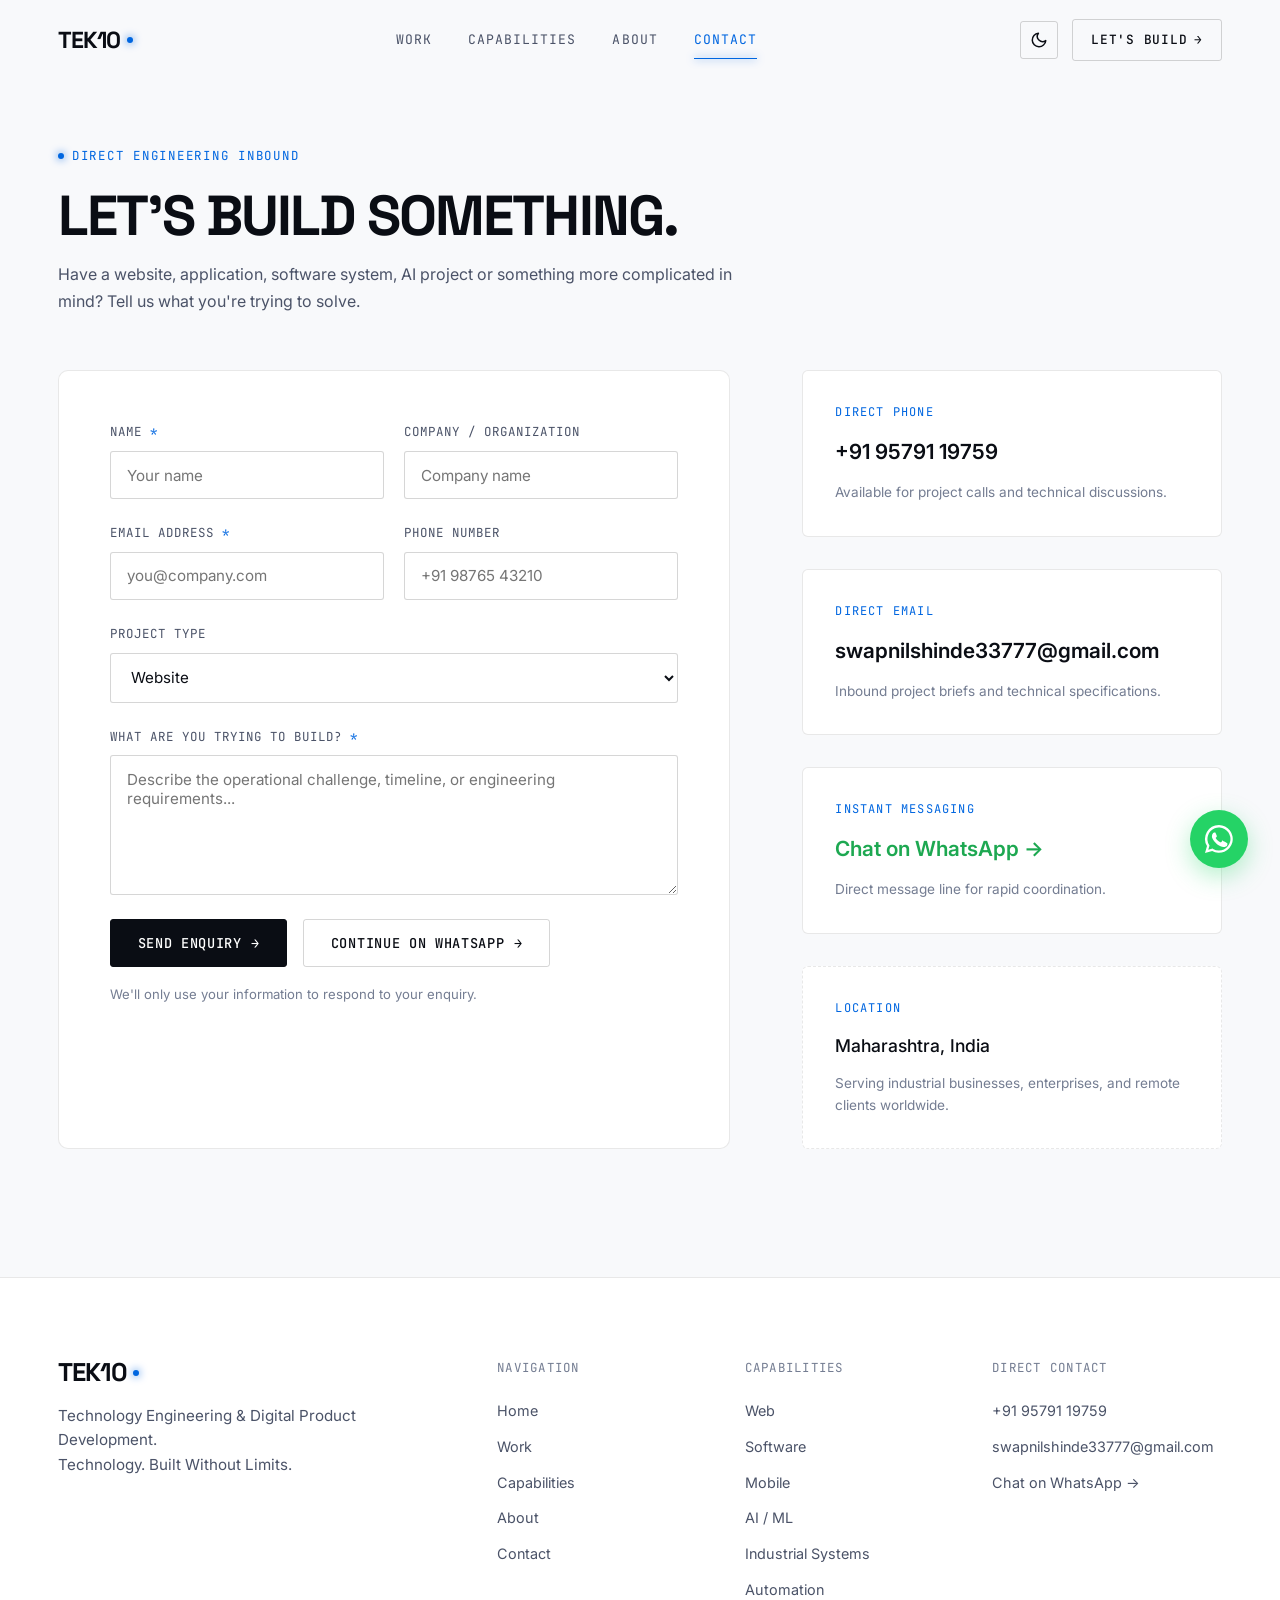
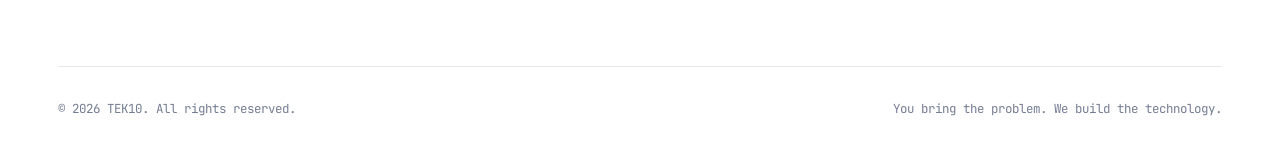
<file: contact.html>
<!DOCTYPE html>
<html lang="en">
<head>
  <meta charset="UTF-8">
  <meta name="viewport" content="width=device-width, initial-scale=1.0">
  <title>Contact TEK10 — Let's Build Something.</title>
  <meta name="description" content="Get in touch with TEK10. Discuss custom software engineering, industrial systems, mobile applications, or AI/ML solutions with our engineering team.">
  <meta name="theme-color" content="#07080a">

  <!-- Open Graph -->
  <meta property="og:type" content="website">
  <meta property="og:title" content="Contact TEK10 — Start a Project">
  <meta property="og:description" content="Tell us what you're trying to build. We'll figure out the technology.">
  <meta property="og:site_name" content="TEK10">

  <!-- Favicon -->
  <link rel="icon" href="assets/icons/favicon.svg" type="image/svg+xml">

  <!-- Google Fonts: Space Grotesk, Inter, JetBrains Mono -->
  <link rel="preconnect" href="https://fonts.googleapis.com">
  <link rel="preconnect" href="https://fonts.gstatic.com" crossorigin>
  <link href="https://fonts.googleapis.com/css2?family=Inter:wght@400;500;600&family=JetBrains+Mono:wght@400;500;600&family=Space+Grotesk:wght@500;600;700;800&display=swap" rel="stylesheet">

  <!-- Theme Initialization Script -->
  <script>
    (function() {
      const saved = localStorage.getItem('tek10-theme');
      const theme = saved || (window.matchMedia('(prefers-color-scheme: light)').matches ? 'light' : 'dark');
      document.documentElement.setAttribute('data-theme', theme);
    })();
  </script>

  <!-- Stylesheets -->
  <link rel="stylesheet" href="css/style.css">
  <link rel="stylesheet" href="css/responsive.css">
</head>
<body>

  <!-- Background Ambience -->
  <div class="bg-grid" aria-hidden="true"></div>
  <div class="bg-grain" aria-hidden="true"></div>

  <!-- Accessible Skip Link -->
  <a class="skip-link" href="#mainContent">Skip to main content</a>

  <!-- =========================================================
       GLOBAL NAVIGATION
       ========================================================= -->
  <header class="site-header" id="siteHeader">
    <div class="nav-container">
      <a href="index.html" class="brand-logo" aria-label="TEK10 Home">
        TEK10<span class="dot"></span>
      </a>

      <nav class="nav-links" aria-label="Primary Navigation">
        <a href="work.html" class="nav-link">Work</a>
        <a href="capabilities.html" class="nav-link">Capabilities</a>
        <a href="about.html" class="nav-link">About</a>
        <a href="contact.html" class="nav-link active" aria-current="page">Contact</a>
      </nav>

      <div class="nav-actions-group">
        <button class="theme-toggle" id="themeToggle" aria-label="Switch between dark and light mode" title="Toggle theme">
          <svg class="theme-icon-sun" viewBox="0 0 24 24" fill="none" stroke="currentColor" stroke-width="2" stroke-linecap="round" stroke-linejoin="round" aria-hidden="true">
            <circle cx="12" cy="12" r="5"></circle>
            <line x1="12" y1="1" x2="12" y2="3"></line>
            <line x1="12" y1="21" x2="12" y2="23"></line>
            <line x1="4.22" y1="4.22" x2="5.64" y2="5.64"></line>
            <line x1="18.36" y1="18.36" x2="19.78" y2="19.78"></line>
            <line x1="1" y1="12" x2="3" y2="12"></line>
            <line x1="21" y1="12" x2="23" y2="12"></line>
            <line x1="4.22" y1="19.78" x2="5.64" y2="18.36"></line>
            <line x1="18.36" y1="5.64" x2="19.78" y2="4.22"></line>
          </svg>
          <svg class="theme-icon-moon" viewBox="0 0 24 24" fill="none" stroke="currentColor" stroke-width="2" stroke-linecap="round" stroke-linejoin="round" aria-hidden="true">
            <path d="M21 12.79A9 9 0 1 1 11.21 3 7 7 0 0 0 21 12.79z"></path>
          </svg>
        </button>

        <a href="contact.html" class="nav-cta">
          Let's Build <span class="btn-arrow" aria-hidden="true">→</span>
        </a>
      </div>

      <!-- Mobile Menu Toggle Button -->
      <button class="nav-toggle" id="navBurger" aria-label="Toggle navigation menu" aria-expanded="false" aria-controls="mobileMenu">
        <span></span>
        <span></span>
        <span></span>
      </button>
    </div>
  </header>

  <!-- Full-Screen Mobile Drawer Navigation -->
  <div class="mobile-menu" id="mobileMenu" aria-hidden="true">
    <nav class="mobile-nav-links" aria-label="Mobile Navigation">
      <a href="index.html" class="mobile-nav-link">Home</a>
      <a href="work.html" class="mobile-nav-link">Work</a>
      <a href="capabilities.html" class="mobile-nav-link">Capabilities</a>
      <a href="about.html" class="mobile-nav-link">About</a>
      <a href="contact.html" class="mobile-nav-link active">Contact</a>
    </nav>

    <div class="mobile-menu-footer">
      <div style="display: flex; gap: 1rem; align-items: center; justify-content: space-between; margin-bottom: 1rem;">
        <button class="theme-toggle" aria-label="Toggle theme" style="width: auto; padding: 0.6rem 1rem; gap: 0.5rem;">
          <svg class="theme-icon-sun" viewBox="0 0 24 24" fill="none" stroke="currentColor" stroke-width="2" style="width: 16px; height: 16px;"><circle cx="12" cy="12" r="5"></circle><line x1="12" y1="1" x2="12" y2="3"></line><line x1="12" y1="21" x2="12" y2="23"></line><line x1="4.22" y1="4.22" x2="5.64" y2="5.64"></line><line x1="18.36" y1="18.36" x2="19.78" y2="19.78"></line><line x1="1" y1="12" x2="3" y2="12"></line><line x1="21" y1="12" x2="23" y2="12"></line><line x1="4.22" y1="19.78" x2="5.64" y2="18.36"></line><line x1="18.36" y1="5.64" x2="19.78" y2="4.22"></line></svg>
          <svg class="theme-icon-moon" viewBox="0 0 24 24" fill="none" stroke="currentColor" stroke-width="2" style="width: 16px; height: 16px;"><path d="M21 12.79A9 9 0 1 1 11.21 3 7 7 0 0 0 21 12.79z"></path></svg>
          <span style="font-family: var(--font-mono); font-size: 0.78rem;">Toggle Theme</span>
        </button>
      </div>
      <a href="contact.html" class="btn btn-primary">Start a Project →</a>
      <div class="mobile-menu-meta">
        <a href="tel:+919579119759">+91 95791 19759</a>
        <a href="mailto:swapnilshinde33777@gmail.com">swapnilshinde33777@gmail.com</a>
      </div>
    </div>
  </div>

  <!-- =========================================================
       MAIN CONTENT: CONTACT
       ========================================================= -->
  <main id="mainContent" style="padding-top: 140px;">

    <section class="section" style="padding-top: 0;">
      <div class="container">
        <div class="eyebrow">Direct Engineering Inbound</div>
        <h1 class="hero-title" style="margin-bottom: 1rem;">LET'S BUILD SOMETHING.</h1>
        <p class="hero-description" style="max-width: 720px; margin-bottom: 2rem;">
          Have a website, application, software system, AI project or something more complicated in mind? Tell us what you're trying to solve.
        </p>

        <div class="contact-layout">
          <!-- Real Enquiry Form Card -->
          <div class="contact-form-card">
            <form id="contactForm" novalidate>
              <!-- Hidden Honeypot to prevent spam bots -->
              <input type="checkbox" name="botcheck" class="hp-field" tabindex="-1" autocomplete="off">

              <div class="form-group-row">
                <div class="form-group">
                  <label for="name" class="form-label">Name <span class="req">*</span></label>
                  <input type="text" id="name" name="name" class="form-control" placeholder="Your name" required>
                </div>

                <div class="form-group">
                  <label for="company" class="form-label">Company / Organization</label>
                  <input type="text" id="company" name="company" class="form-control" placeholder="Company name">
                </div>
              </div>

              <div class="form-group-row">
                <div class="form-group">
                  <label for="email" class="form-label">Email Address <span class="req">*</span></label>
                  <input type="email" id="email" name="email" class="form-control" placeholder="you@company.com" required>
                </div>

                <div class="form-group">
                  <label for="phone" class="form-label">Phone Number</label>
                  <input type="tel" id="phone" name="phone" class="form-control" placeholder="+91 98765 43210">
                </div>
              </div>

              <div class="form-group">
                <label for="project_type" class="form-label">Project Type</label>
                <select id="project_type" name="project_type" class="form-control">
                  <option value="Website">Website</option>
                  <option value="Web Application">Web Application</option>
                  <option value="Mobile App">Mobile App</option>
                  <option value="Software">Software</option>
                  <option value="Industrial Software">Industrial Software</option>
                  <option value="AI / ML">AI / ML</option>
                  <option value="Computer Vision">Computer Vision</option>
                  <option value="Generative AI">Generative AI</option>
                  <option value="Automation">Automation</option>
                  <option value="Other">Other</option>
                </select>
              </div>

              <div class="form-group">
                <label for="message" class="form-label">What are you trying to build? <span class="req">*</span></label>
                <textarea id="message" name="message" class="form-control" placeholder="Describe the operational challenge, timeline, or engineering requirements..." required></textarea>
              </div>

              <!-- Form Action Buttons -->
              <div class="form-dual-actions">
                <button type="submit" class="btn btn-primary" id="submitBtn">
                  Send Enquiry <span class="btn-arrow">→</span>
                </button>
                <button type="button" class="btn btn-secondary" id="whatsappBtn">
                  Continue on WhatsApp <span class="btn-arrow">→</span>
                </button>
              </div>

              <!-- Privacy Notice -->
              <p class="form-privacy-note">
                We'll only use your information to respond to your enquiry.
              </p>

              <!-- Dynamic Status Box -->
              <div id="formStatus" class="form-status" role="alert"></div>
            </form>
          </div>

          <!-- Direct Contact Information Sidebar -->
          <div class="contact-sidebar">
            <div class="contact-card-item">
              <span class="contact-card-label">Direct Phone</span>
              <div class="contact-card-value">
                <a href="tel:+919579119759">+91 95791 19759</a>
              </div>
              <span style="font-size: 0.85rem; color: var(--text-muted);">Available for project calls and technical discussions.</span>
            </div>

            <div class="contact-card-item">
              <span class="contact-card-label">Direct Email</span>
              <div class="contact-card-value">
                <a href="mailto:swapnilshinde33777@gmail.com">swapnilshinde33777@gmail.com</a>
              </div>
              <span style="font-size: 0.85rem; color: var(--text-muted);">Inbound project briefs and technical specifications.</span>
            </div>

            <div class="contact-card-item">
              <span class="contact-card-label">Instant Messaging</span>
              <div class="contact-card-value">
                <a href="https://wa.me/919579119759?text=Hello%20TEK10%2C%20I%20would%20like%20to%20discuss%20a%20technology%20project." target="_blank" rel="noopener noreferrer" style="color: var(--whatsapp);">
                  Chat on WhatsApp →
                </a>
              </div>
              <span style="font-size: 0.85rem; color: var(--text-muted);">Direct message line for rapid coordination.</span>
            </div>

            <div class="contact-card-item" style="border-style: dashed;">
              <span class="contact-card-label">Location</span>
              <div style="font-size: 1.1rem; color: var(--text-primary); font-weight: 500;">
                Maharashtra, India
              </div>
              <span style="font-size: 0.85rem; color: var(--text-muted);">Serving industrial businesses, enterprises, and remote clients worldwide.</span>
            </div>
          </div>
        </div>
      </div>
    </section>

  </main>

  <!-- =========================================================
       GLOBAL FOOTER
       ========================================================= -->
  <footer class="site-footer">
    <div class="container">
      <div class="footer-top">
        <div class="footer-brand">
          <h2 class="brand-logo">TEK10<span class="dot"></span></h2>
          <p class="footer-tagline">
            Technology Engineering & Digital Product Development.<br>
            Technology. Built Without Limits.
          </p>
        </div>

        <div>
          <div class="footer-col-title">Navigation</div>
          <ul class="footer-list">
            <li><a href="index.html">Home</a></li>
            <li><a href="work.html">Work</a></li>
            <li><a href="capabilities.html">Capabilities</a></li>
            <li><a href="about.html">About</a></li>
            <li><a href="contact.html">Contact</a></li>
          </ul>
        </div>

        <div>
          <div class="footer-col-title">Capabilities</div>
          <ul class="footer-list">
            <li><a href="capabilities.html#web">Web</a></li>
            <li><a href="capabilities.html#software">Software</a></li>
            <li><a href="capabilities.html#mobile">Mobile</a></li>
            <li><a href="capabilities.html#aiml">AI / ML</a></li>
            <li><a href="capabilities.html#industrial">Industrial Systems</a></li>
            <li><a href="capabilities.html#automation">Automation</a></li>
          </ul>
        </div>

        <div>
          <div class="footer-col-title">Direct Contact</div>
          <ul class="footer-list">
            <li><a href="tel:+919579119759">+91 95791 19759</a></li>
            <li><a href="mailto:swapnilshinde33777@gmail.com">swapnilshinde33777@gmail.com</a></li>
            <li><a href="https://wa.me/919579119759?text=Hello%20TEK10%2C%20I%20would%20like%20to%20discuss%20a%20technology%20project." target="_blank" rel="noopener noreferrer">Chat on WhatsApp →</a></li>
          </ul>
        </div>
      </div>

      <div class="footer-bottom">
        <div>&copy; 2026 TEK10. All rights reserved.</div>
        <div>You bring the problem. We build the technology.</div>
      </div>
    </div>
  </footer>

  <!-- Floating WhatsApp Button -->
  <a href="https://wa.me/919579119759?text=Hello%20TEK10%2C%20I%20would%20like%20to%20discuss%20a%20technology%20project." class="whatsapp-float" target="_blank" rel="noopener noreferrer" aria-label="Chat directly with TEK10 on WhatsApp">
    <svg viewBox="0 0 32 32" aria-hidden="true">
      <path d="M16 2a13.9 13.9 0 0 0-12 21L2 30l7.2-1.9A13.9 13.9 0 1 0 16 2zm0 25.5a11.5 11.5 0 0 1-5.9-1.6l-.4-.3-4.4 1.1 1.2-4.2-.3-.4A11.5 11.5 0 1 1 16 27.5zm6.3-8.6c-.3-.2-2-.1-2.3-1.1s-.6-.2-.8.2-.9 1.1-1.1 1.3-.4.2-.7 0a9.2 9.2 0 0 1-2.7-1.7 10.2 10.2 0 0 1-1.9-2.3c-.2-.3 0-.5.2-.7l.5-.6a2.3 2.3 0 0 0 .3-.5.7.7 0 0 0 0-.6c0-.2-.8-2-1.1-2.7s-.6-.6-.8-.6h-.7a1.4 1.4 0 0 0-1 .5 4.3 4.3 0 0 0-1.3 3.2c0 1.9 1.4 3.7 1.6 3.9s2.7 4.1 6.5 5.8a22 22 0 0 0 2.2.8 5.3 5.3 0 0 0 2.4.2c.7-.1 2.3-.9 2.6-1.8s.3-1.6.2-1.8c-.1-.1-.3-.2-.6-.4z"/>
    </svg>
    <span class="whatsapp-tooltip">Chat on WhatsApp</span>
  </a>

  <!-- Project Scripts -->
  <script src="js/main.js" defer></script>
  <script src="js/contact.js" defer></script>
</body>
</html>
</file>
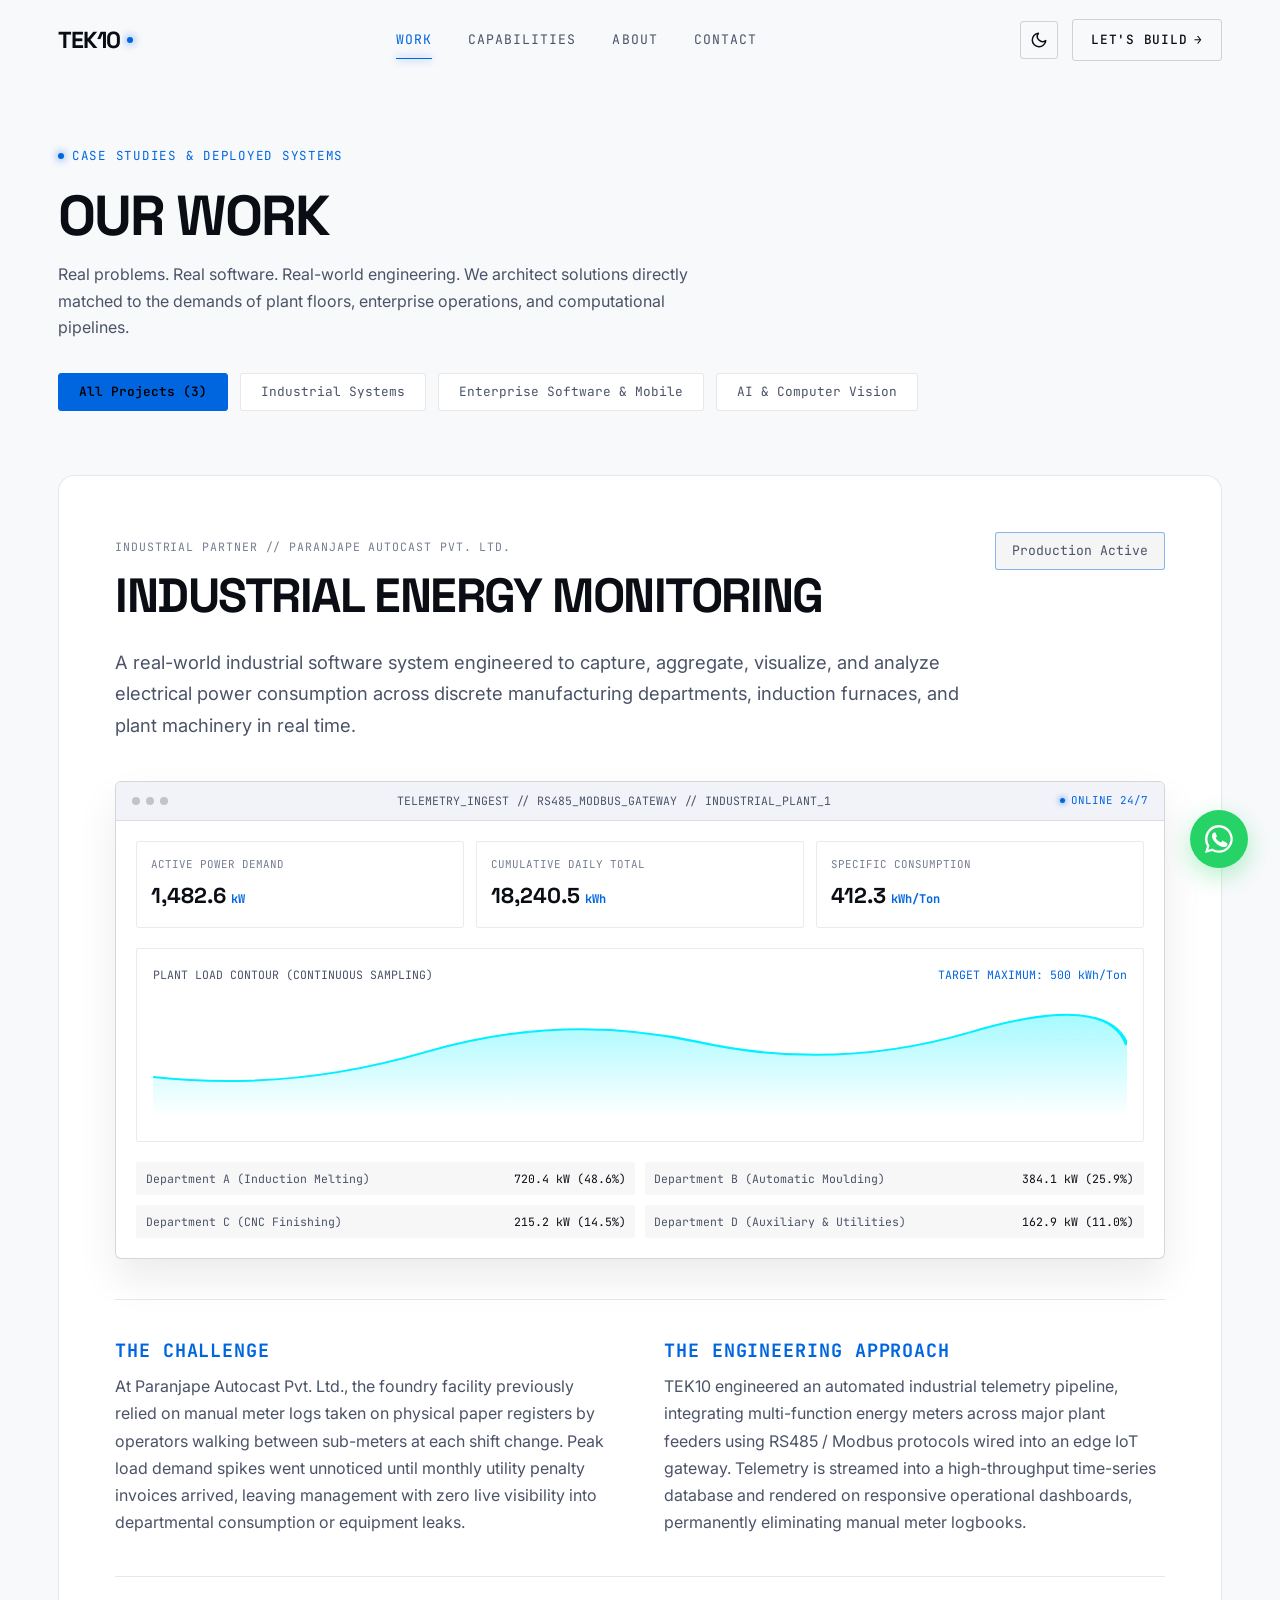
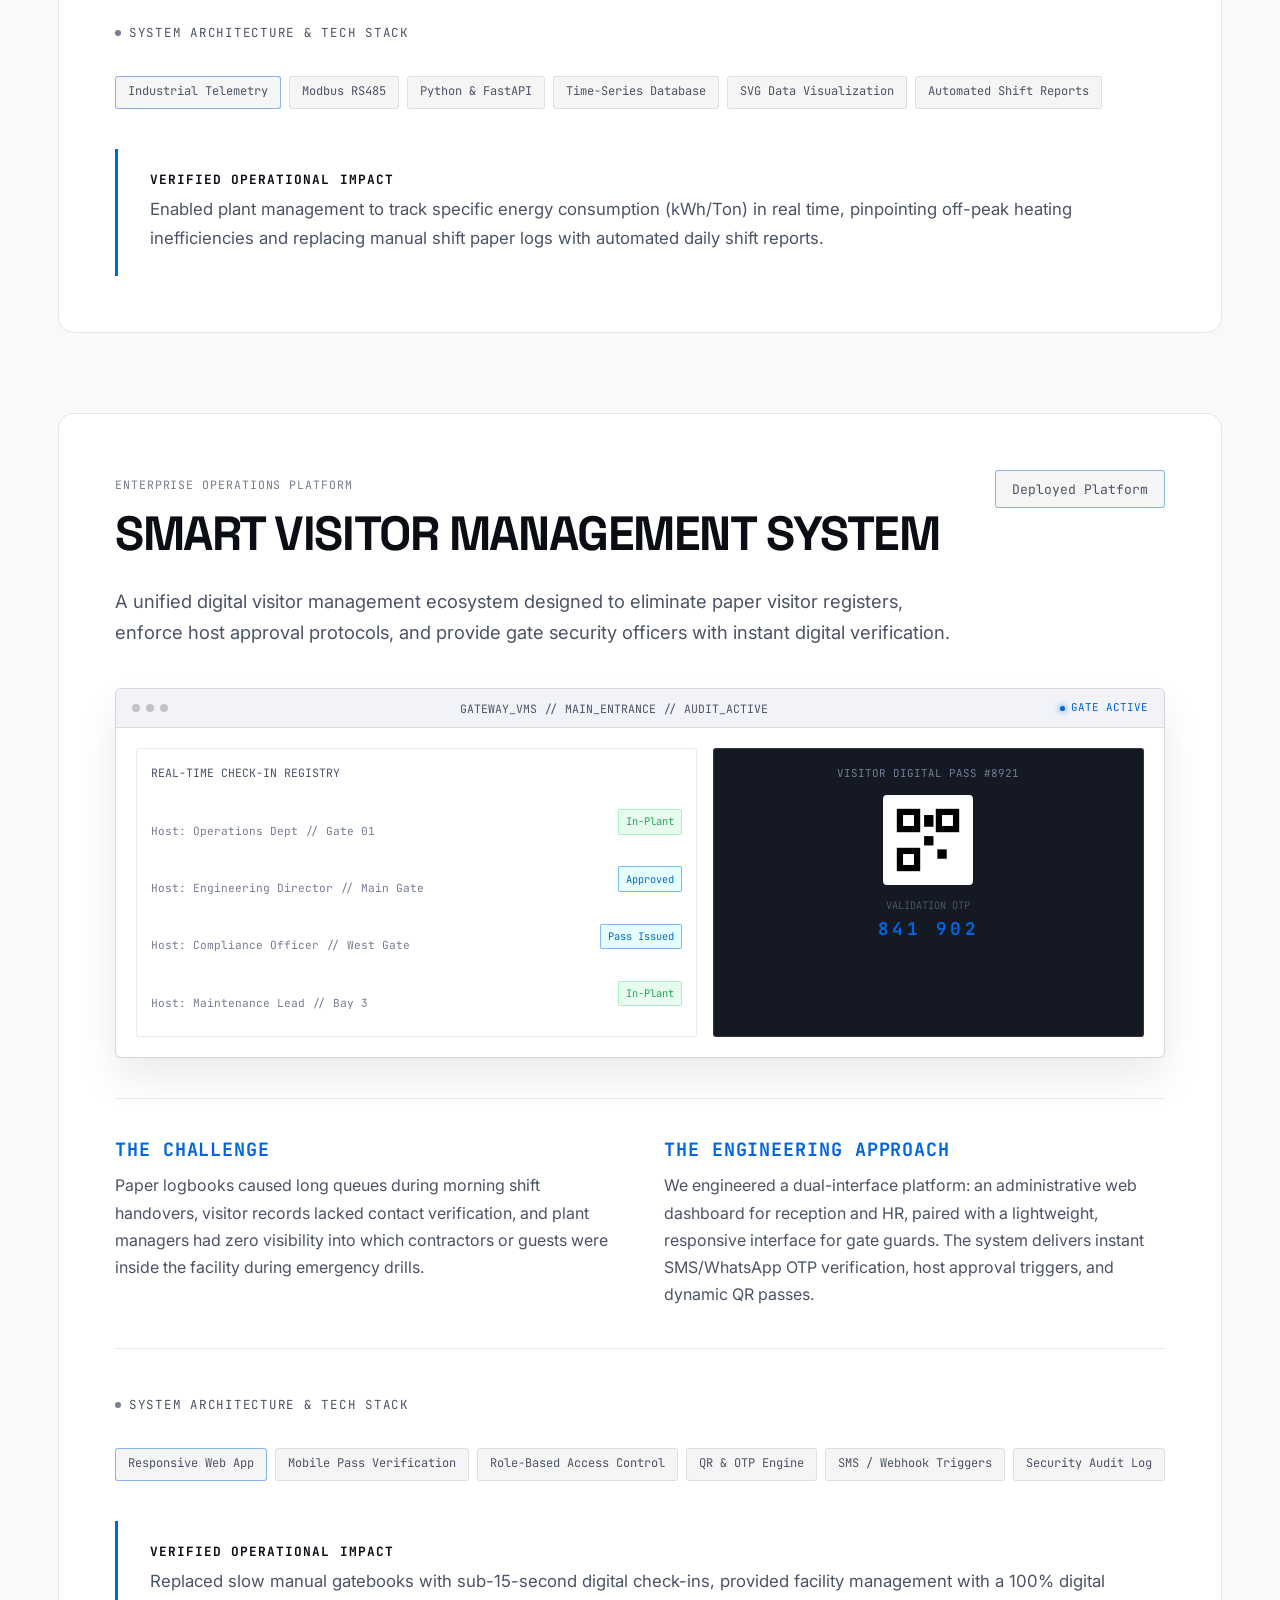
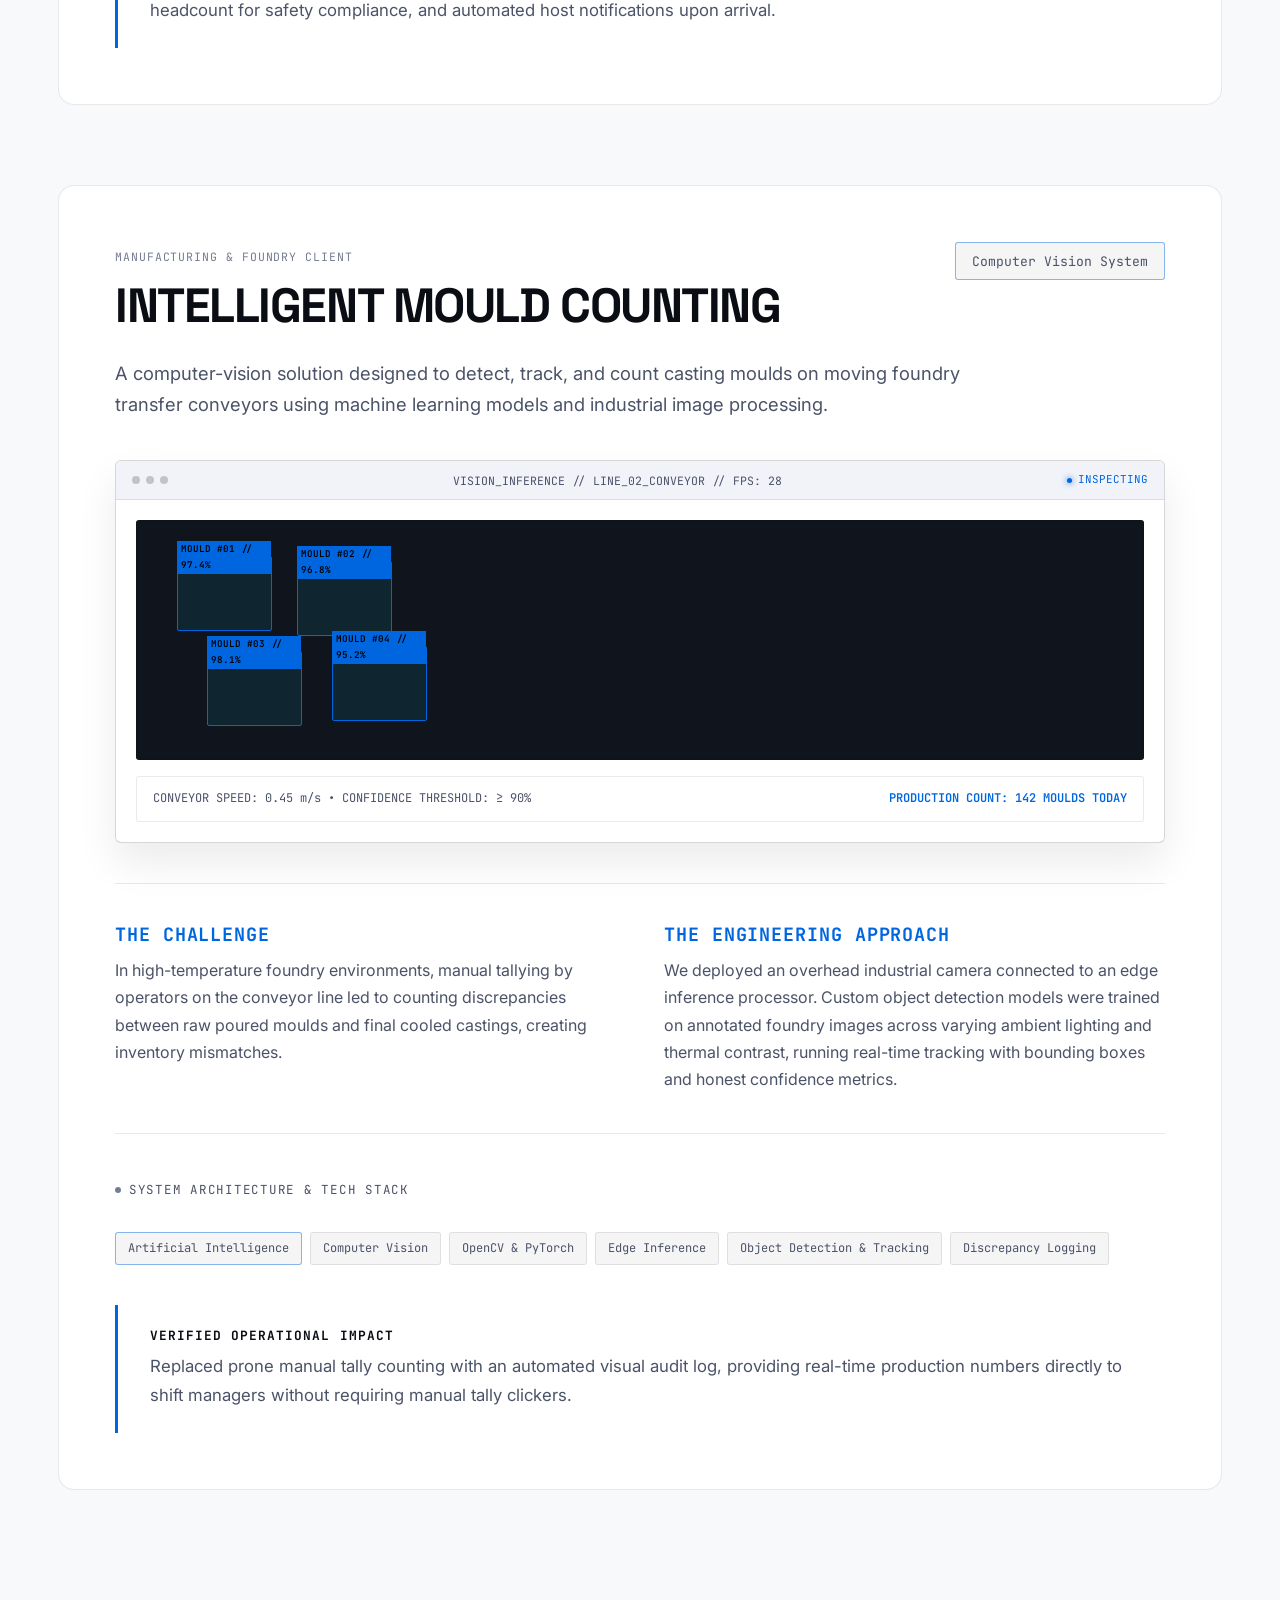
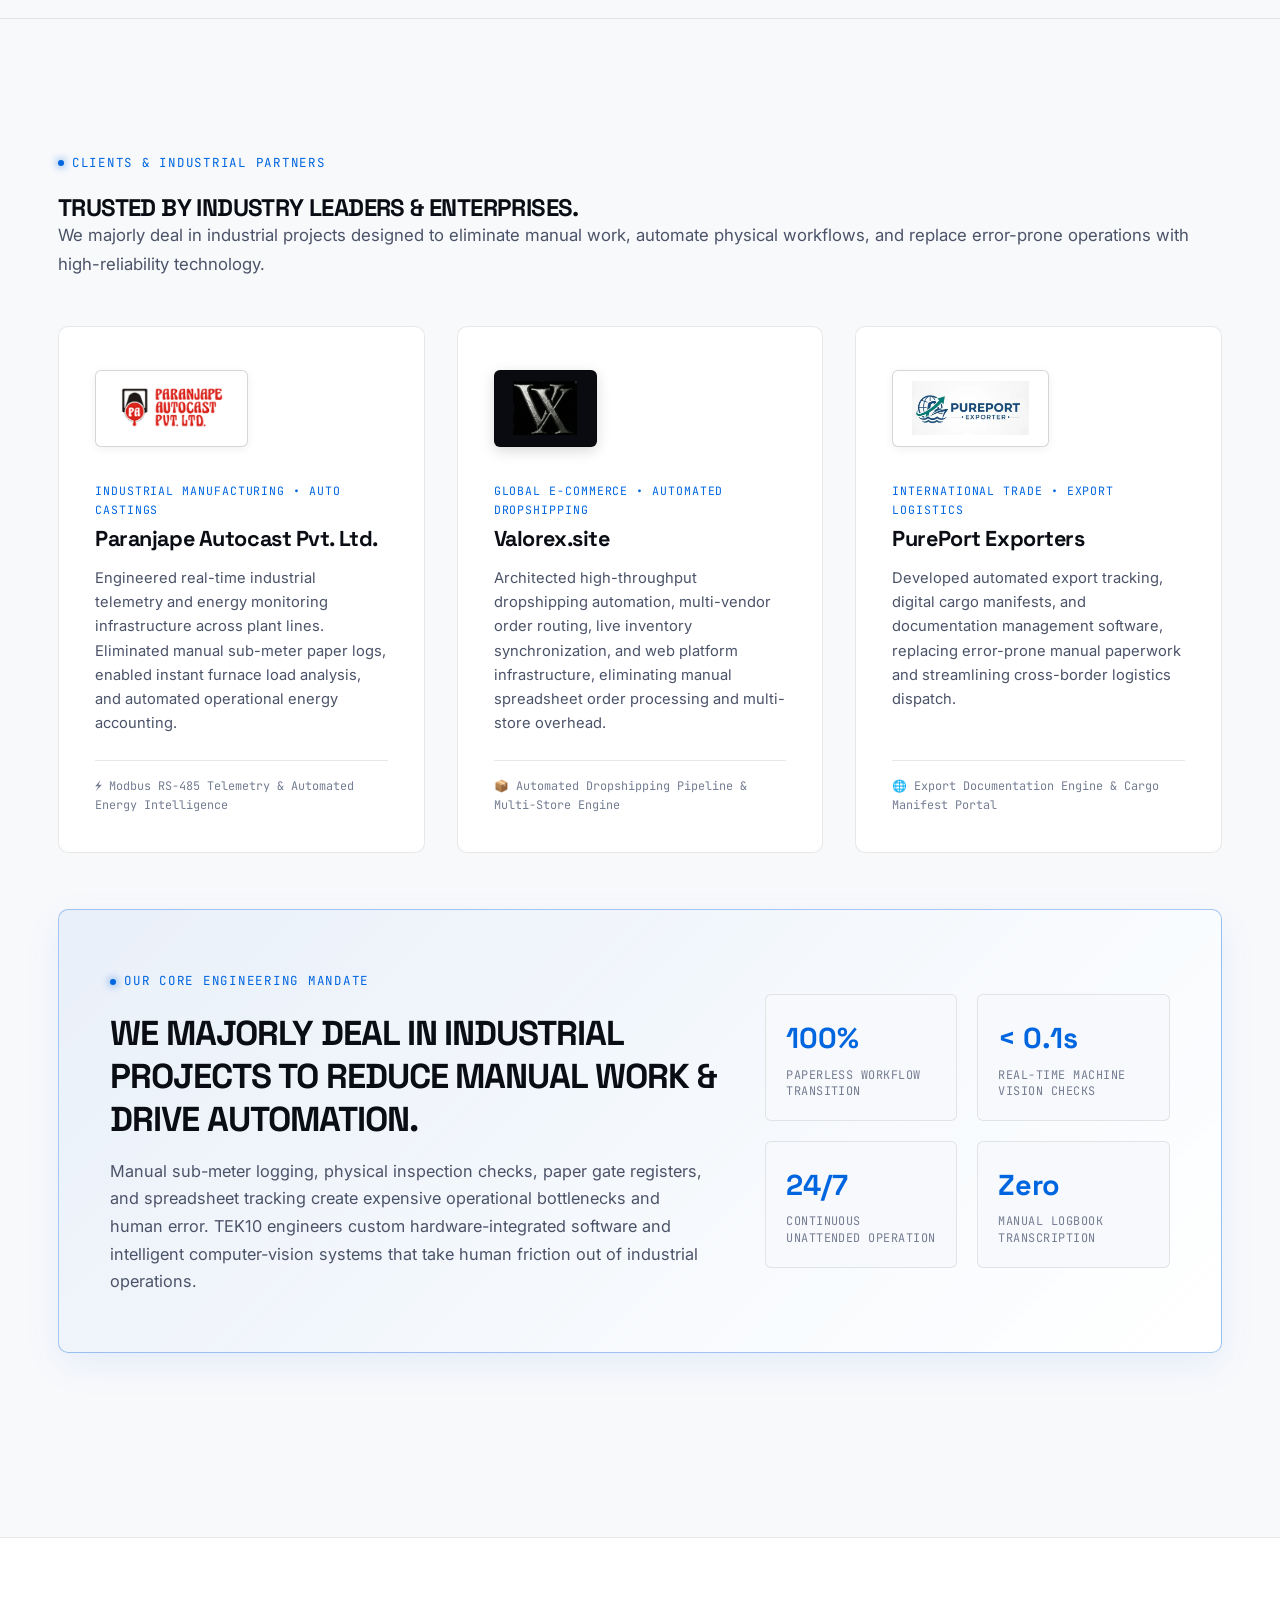
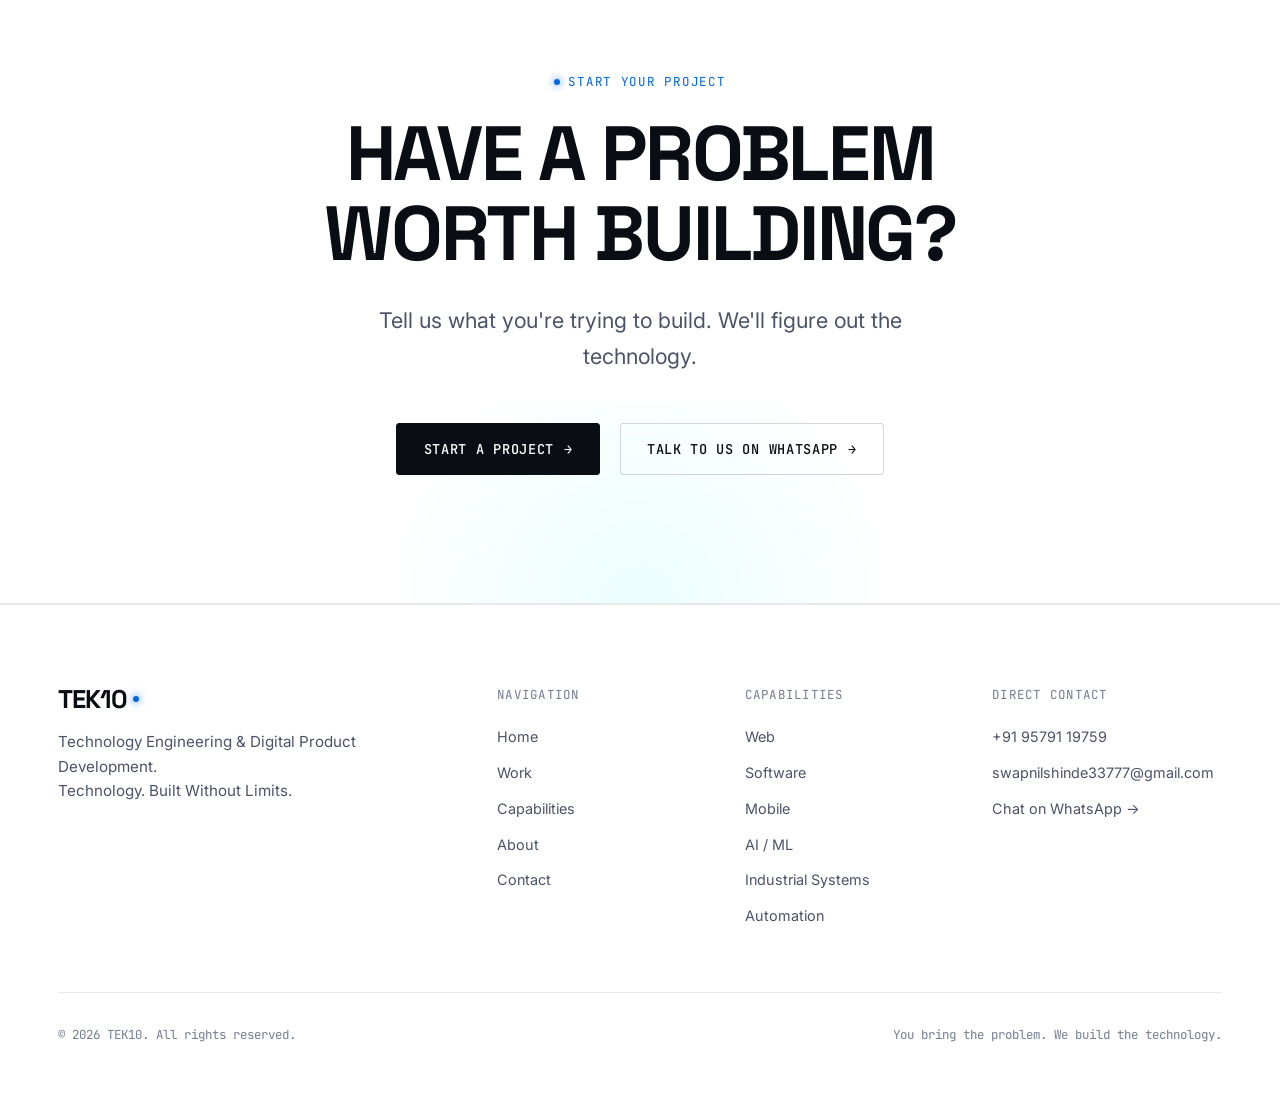
<file: work.html>
<!DOCTYPE html>
<html lang="en">
<head>
  <meta charset="UTF-8">
  <meta name="viewport" content="width=device-width, initial-scale=1.0">
  <title>Our Work — TEK10 | Real Problems. Real Software.</title>
  <meta name="description" content="Explore real-world engineering case studies by TEK10: Industrial Energy Monitoring, Smart Visitor Management, and AI Mould Counting systems.">
  <meta name="theme-color" content="#07080a">

  <!-- Open Graph -->
  <meta property="og:type" content="website">
  <meta property="og:title" content="Our Work — TEK10 Engineering Case Studies">
  <meta property="og:description" content="Real problems. Real software. Real-world engineering across industrial IoT, enterprise portals, and computer vision.">
  <meta property="og:site_name" content="TEK10">

  <!-- Favicon -->
  <link rel="icon" href="assets/icons/favicon.svg" type="image/svg+xml">

  <!-- Google Fonts: Space Grotesk, Inter, JetBrains Mono -->
  <link rel="preconnect" href="https://fonts.googleapis.com">
  <link rel="preconnect" href="https://fonts.gstatic.com" crossorigin>
  <link href="https://fonts.googleapis.com/css2?family=Inter:wght@400;500;600&family=JetBrains+Mono:wght@400;500;600&family=Space+Grotesk:wght@500;600;700;800&display=swap" rel="stylesheet">

  <!-- Theme Initialization Script -->
  <script>
    (function() {
      const saved = localStorage.getItem('tek10-theme');
      const theme = saved || (window.matchMedia('(prefers-color-scheme: light)').matches ? 'light' : 'dark');
      document.documentElement.setAttribute('data-theme', theme);
    })();
  </script>

  <!-- Stylesheets -->
  <link rel="stylesheet" href="css/style.css">
  <link rel="stylesheet" href="css/responsive.css">
  <style>
    /* Case study deep-dive specific styling */
    .case-deep-dive {
      padding: 3.5rem;
      background-color: var(--bg-surface);
      border: 1px solid var(--border-subtle);
      border-radius: var(--radius-lg);
      margin-bottom: 5rem;
    }
    .case-deep-dive:last-child {
      margin-bottom: 0;
    }
    .case-grid-breakdown {
      display: grid;
      grid-template-columns: 1fr 1fr;
      gap: 3rem;
      margin: 2.5rem 0;
      border-top: 1px solid var(--border-subtle);
      border-bottom: 1px solid var(--border-subtle);
      padding: 2.5rem 0;
    }
    .deep-block h4 {
      font-size: 1.15rem;
      margin-bottom: 0.75rem;
      color: var(--accent);
      font-family: var(--font-mono);
      text-transform: uppercase;
      letter-spacing: 0.05em;
    }
    .deep-block p {
      font-size: 1rem;
      line-height: 1.7;
    }
    .verified-outcome {
      background-color: var(--bg-deep);
      border-left: 3px solid var(--accent);
      padding: 1.5rem 2rem;
      border-radius: 0 var(--radius-xs) var(--radius-xs) 0;
      margin-top: 2rem;
    }
    .verified-outcome h4 {
      font-family: var(--font-mono);
      font-size: 0.8rem;
      text-transform: uppercase;
      color: var(--text-primary);
      margin-bottom: 0.5rem;
      letter-spacing: 0.08em;
    }
    .filter-bar {
      display: flex;
      gap: 0.75rem;
      flex-wrap: wrap;
      margin-top: 2rem;
      margin-bottom: 4rem;
    }
    .filter-btn {
      font-family: var(--font-mono);
      font-size: 0.8rem;
      padding: 0.6rem 1.25rem;
      border-radius: var(--radius-xs);
      border: 1px solid var(--border-subtle);
      color: var(--text-secondary);
      background-color: var(--bg-surface);
      transition: all var(--transition-fast);
    }
    .filter-btn:hover,
    .filter-btn.active {
      color: #000;
      background-color: var(--accent);
      border-color: var(--accent);
      font-weight: 600;
    }
    @media (max-width: 900px) {
      .case-deep-dive {
        padding: 1.75rem;
      }
      .case-grid-breakdown {
        grid-template-columns: 1fr;
        gap: 2rem;
      }
    }
  </style>
</head>
<body>

  <!-- Background Ambience -->
  <div class="bg-grid" aria-hidden="true"></div>
  <div class="bg-grain" aria-hidden="true"></div>

  <!-- Accessible Skip Link -->
  <a class="skip-link" href="#mainContent">Skip to main content</a>

  <!-- =========================================================
       GLOBAL NAVIGATION
       ========================================================= -->
  <header class="site-header" id="siteHeader">
    <div class="nav-container">
      <a href="index.html" class="brand-logo" aria-label="TEK10 Home">
        TEK10<span class="dot"></span>
      </a>

      <nav class="nav-links" aria-label="Primary Navigation">
        <a href="work.html" class="nav-link active" aria-current="page">Work</a>
        <a href="capabilities.html" class="nav-link">Capabilities</a>
        <a href="about.html" class="nav-link">About</a>
        <a href="contact.html" class="nav-link">Contact</a>
      </nav>

      <div class="nav-actions-group">
        <button class="theme-toggle" id="themeToggle" aria-label="Switch between dark and light mode" title="Toggle theme">
          <svg class="theme-icon-sun" viewBox="0 0 24 24" fill="none" stroke="currentColor" stroke-width="2" stroke-linecap="round" stroke-linejoin="round" aria-hidden="true">
            <circle cx="12" cy="12" r="5"></circle>
            <line x1="12" y1="1" x2="12" y2="3"></line>
            <line x1="12" y1="21" x2="12" y2="23"></line>
            <line x1="4.22" y1="4.22" x2="5.64" y2="5.64"></line>
            <line x1="18.36" y1="18.36" x2="19.78" y2="19.78"></line>
            <line x1="1" y1="12" x2="3" y2="12"></line>
            <line x1="21" y1="12" x2="23" y2="12"></line>
            <line x1="4.22" y1="19.78" x2="5.64" y2="18.36"></line>
            <line x1="18.36" y1="5.64" x2="19.78" y2="4.22"></line>
          </svg>
          <svg class="theme-icon-moon" viewBox="0 0 24 24" fill="none" stroke="currentColor" stroke-width="2" stroke-linecap="round" stroke-linejoin="round" aria-hidden="true">
            <path d="M21 12.79A9 9 0 1 1 11.21 3 7 7 0 0 0 21 12.79z"></path>
          </svg>
        </button>

        <a href="contact.html" class="nav-cta">
          Let's Build <span class="btn-arrow" aria-hidden="true">→</span>
        </a>
      </div>

      <!-- Mobile Menu Toggle Button -->
      <button class="nav-toggle" id="navBurger" aria-label="Toggle navigation menu" aria-expanded="false" aria-controls="mobileMenu">
        <span></span>
        <span></span>
        <span></span>
      </button>
    </div>
  </header>

  <!-- Full-Screen Mobile Drawer Navigation -->
  <div class="mobile-menu" id="mobileMenu" aria-hidden="true">
    <nav class="mobile-nav-links" aria-label="Mobile Navigation">
      <a href="index.html" class="mobile-nav-link">Home</a>
      <a href="work.html" class="mobile-nav-link active">Work</a>
      <a href="capabilities.html" class="mobile-nav-link">Capabilities</a>
      <a href="about.html" class="mobile-nav-link">About</a>
      <a href="contact.html" class="mobile-nav-link">Contact</a>
    </nav>

    <div class="mobile-menu-footer">
      <div style="display: flex; gap: 1rem; align-items: center; justify-content: space-between; margin-bottom: 1rem;">
        <button class="theme-toggle" aria-label="Toggle theme" style="width: auto; padding: 0.6rem 1rem; gap: 0.5rem;">
          <svg class="theme-icon-sun" viewBox="0 0 24 24" fill="none" stroke="currentColor" stroke-width="2" style="width: 16px; height: 16px;"><circle cx="12" cy="12" r="5"></circle><line x1="12" y1="1" x2="12" y2="3"></line><line x1="12" y1="21" x2="12" y2="23"></line><line x1="4.22" y1="4.22" x2="5.64" y2="5.64"></line><line x1="18.36" y1="18.36" x2="19.78" y2="19.78"></line><line x1="1" y1="12" x2="3" y2="12"></line><line x1="21" y1="12" x2="23" y2="12"></line><line x1="4.22" y1="19.78" x2="5.64" y2="18.36"></line><line x1="18.36" y1="5.64" x2="19.78" y2="4.22"></line></svg>
          <svg class="theme-icon-moon" viewBox="0 0 24 24" fill="none" stroke="currentColor" stroke-width="2" style="width: 16px; height: 16px;"><path d="M21 12.79A9 9 0 1 1 11.21 3 7 7 0 0 0 21 12.79z"></path></svg>
          <span style="font-family: var(--font-mono); font-size: 0.78rem;">Toggle Theme</span>
        </button>
      </div>
      <a href="contact.html" class="btn btn-primary">Start a Project →</a>
      <div class="mobile-menu-meta">
        <a href="tel:+919579119759">+91 95791 19759</a>
        <a href="mailto:swapnilshinde33777@gmail.com">swapnilshinde33777@gmail.com</a>
      </div>
    </div>
  </div>

  <!-- =========================================================
       MAIN CONTENT: WORK & CASE STUDIES
       ========================================================= -->
  <main id="mainContent" style="padding-top: 140px;">

    <section class="section" style="padding-top: 0;">
      <div class="container">
        <div class="eyebrow">Case Studies & Deployed Systems</div>
        <h1 class="hero-title" style="margin-bottom: 1rem;">OUR WORK</h1>
        <p class="hero-description" style="max-width: 680px; margin-bottom: 2rem;">
          Real problems. Real software. Real-world engineering. We architect solutions directly matched to the demands of plant floors, enterprise operations, and computational pipelines.
        </p>

        <!-- Filter bar -->
        <div class="filter-bar" role="toolbar" aria-label="Filter case studies">
          <button class="filter-btn active" data-filter="all">All Projects (3)</button>
          <button class="filter-btn" data-filter="industrial">Industrial Systems</button>
          <button class="filter-btn" data-filter="enterprise">Enterprise Software & Mobile</button>
          <button class="filter-btn" data-filter="ai">AI & Computer Vision</button>
        </div>

        <!-- =========================================================
             CASE STUDY 01: INDUSTRIAL ENERGY MONITORING
             ========================================================= -->
        <article class="case-deep-dive" id="energy-monitoring" data-category="industrial">
          <div style="display: flex; justify-content: space-between; align-items: flex-start; flex-wrap: wrap; gap: 1rem; margin-bottom: 1.5rem;">
            <div>
              <span class="case-client-badge">Industrial Partner // Paranjape Autocast Pvt. Ltd.</span>
              <h2 style="font-size: clamp(2rem, 3.8vw, 3rem); letter-spacing: -0.03em;">INDUSTRIAL ENERGY MONITORING</h2>
            </div>
            <span class="tech-tag tech-tag-accent" style="font-size: 0.82rem; padding: 0.45rem 1rem;">Production Active</span>
          </div>

          <p style="font-size: 1.15rem; max-width: 860px; line-height: 1.7; margin-bottom: 2.5rem;">
            A real-world industrial software system engineered to capture, aggregate, visualize, and analyze electrical power consumption across discrete manufacturing departments, induction furnaces, and plant machinery in real time.
          </p>

          <!-- Mockup Visual Frame -->
          <div class="mockup-window" style="margin-bottom: 2.5rem;">
            <div class="mockup-bar">
              <div class="mockup-dots">
                <span class="mockup-dot"></span>
                <span class="mockup-dot"></span>
                <span class="mockup-dot"></span>
              </div>
              <span class="mockup-title">TELEMETRY_INGEST // RS485_MODBUS_GATEWAY // INDUSTRIAL_PLANT_1</span>
              <span class="mockup-status">ONLINE 24/7</span>
            </div>
            <div class="mockup-energy-body">
              <div class="energy-stats-row">
                <div class="energy-stat-box">
                  <div class="energy-stat-label">Active Power Demand</div>
                  <div class="energy-stat-val">1,482.6 <span>kW</span></div>
                </div>
                <div class="energy-stat-box">
                  <div class="energy-stat-label">Cumulative Daily Total</div>
                  <div class="energy-stat-val">18,240.5 <span>kWh</span></div>
                </div>
                <div class="energy-stat-box">
                  <div class="energy-stat-label">Specific Consumption</div>
                  <div class="energy-stat-val">412.3 <span>kWh/Ton</span></div>
                </div>
              </div>

              <div class="energy-chart-box">
                <div class="chart-header">
                  <span>PLANT LOAD CONTOUR (CONTINUOUS SAMPLING)</span>
                  <span style="color: var(--accent);">TARGET MAXIMUM: 500 kWh/Ton</span>
                </div>
                <svg class="chart-svg" viewBox="0 0 500 120" preserveAspectRatio="none">
                  <defs>
                    <linearGradient id="chartGradWork" x1="0" y1="0" x2="0" y2="1">
                      <stop offset="0%" stop-color="#00f0ff" stop-opacity="0.35"/>
                      <stop offset="100%" stop-color="#00f0ff" stop-opacity="0.0"/>
                    </linearGradient>
                  </defs>
                  <path d="M0,80 Q70,95 140,55 T280,45 T420,35 T500,48 L500,120 L0,120 Z" fill="url(#chartGradWork)"/>
                  <path d="M0,80 Q70,95 140,55 T280,45 T420,35 T500,48" fill="none" stroke="#00f0ff" stroke-width="2"/>
                  <line x1="0" y1="35" x2="500" y2="35" stroke="rgba(255,255,255,0.2)" stroke-dasharray="4,4"/>
                </svg>
              </div>

              <div class="dept-breakdown">
                <div class="dept-row">
                  <span>Department A (Induction Melting)</span>
                  <span>720.4 kW (48.6%)</span>
                </div>
                <div class="dept-row">
                  <span>Department B (Automatic Moulding)</span>
                  <span>384.1 kW (25.9%)</span>
                </div>
                <div class="dept-row">
                  <span>Department C (CNC Finishing)</span>
                  <span>215.2 kW (14.5%)</span>
                </div>
                <div class="dept-row">
                  <span>Department D (Auxiliary & Utilities)</span>
                  <span>162.9 kW (11.0%)</span>
                </div>
              </div>
            </div>
          </div>

          <!-- Deep-dive engineering breakdown -->
          <div class="case-grid-breakdown">
            <div class="deep-block">
              <h4>The Challenge</h4>
              <p>
                At Paranjape Autocast Pvt. Ltd., the foundry facility previously relied on manual meter logs taken on physical paper registers by operators walking between sub-meters at each shift change. Peak load demand spikes went unnoticed until monthly utility penalty invoices arrived, leaving management with zero live visibility into departmental consumption or equipment leaks.
              </p>
            </div>
            <div class="deep-block">
              <h4>The Engineering Approach</h4>
              <p>
                TEK10 engineered an automated industrial telemetry pipeline, integrating multi-function energy meters across major plant feeders using RS485 / Modbus protocols wired into an edge IoT gateway. Telemetry is streamed into a high-throughput time-series database and rendered on responsive operational dashboards, permanently eliminating manual meter logbooks.
              </p>
            </div>
          </div>

          <div>
            <span class="eyebrow eyebrow-muted">System Architecture & Tech Stack</span>
            <div class="case-tech-list" style="margin-top: 0.75rem;">
              <span class="tech-tag tech-tag-accent">Industrial Telemetry</span>
              <span class="tech-tag">Modbus RS485</span>
              <span class="tech-tag">Python & FastAPI</span>
              <span class="tech-tag">Time-Series Database</span>
              <span class="tech-tag">SVG Data Visualization</span>
              <span class="tech-tag">Automated Shift Reports</span>
            </div>
          </div>

          <div class="verified-outcome">
            <h4>Verified Operational Impact</h4>
            <p>
              Enabled plant management to track specific energy consumption (kWh/Ton) in real time, pinpointing off-peak heating inefficiencies and replacing manual shift paper logs with automated daily shift reports.
            </p>
          </div>
        </article>

        <!-- =========================================================
             CASE STUDY 02: SMART VISITOR MANAGEMENT
             ========================================================= -->
        <article class="case-deep-dive" id="visitor-management" data-category="enterprise">
          <div style="display: flex; justify-content: space-between; align-items: flex-start; flex-wrap: wrap; gap: 1rem; margin-bottom: 1.5rem;">
            <div>
              <span class="case-client-badge">Enterprise Operations Platform</span>
              <h2 style="font-size: clamp(2rem, 3.8vw, 3rem); letter-spacing: -0.03em;">SMART VISITOR MANAGEMENT SYSTEM</h2>
            </div>
            <span class="tech-tag tech-tag-accent" style="font-size: 0.82rem; padding: 0.45rem 1rem;">Deployed Platform</span>
          </div>

          <p style="font-size: 1.15rem; max-width: 860px; line-height: 1.7; margin-bottom: 2.5rem;">
            A unified digital visitor management ecosystem designed to eliminate paper visitor registers, enforce host approval protocols, and provide gate security officers with instant digital verification.
          </p>

          <!-- Mockup Visual Frame -->
          <div class="mockup-window" style="margin-bottom: 2.5rem;">
            <div class="mockup-bar">
              <div class="mockup-dots">
                <span class="mockup-dot"></span>
                <span class="mockup-dot"></span>
                <span class="mockup-dot"></span>
              </div>
              <span class="mockup-title">GATEWAY_VMS // MAIN_ENTRANCE // AUDIT_ACTIVE</span>
              <span class="mockup-status">GATE ACTIVE</span>
            </div>
            <div class="vms-body">
              <div class="vms-table-panel">
                <div class="vms-table-title">Real-Time Check-In Registry</div>
                <div class="vms-table-row">
                  <div>
                    <strong style="color:#fff; display:block;">Rajesh M. (Vendor)</strong>
                    <span style="color:var(--text-muted);">Host: Operations Dept // Gate 01</span>
                  </div>
                  <span class="vms-status-badge vms-status-in">In-Plant</span>
                </div>
                <div class="vms-table-row">
                  <div>
                    <strong style="color:#fff; display:block;">Ananya Sen (Client)</strong>
                    <span style="color:var(--text-muted);">Host: Engineering Director // Main Gate</span>
                  </div>
                  <span class="vms-status-badge vms-status-approved">Approved</span>
                </div>
                <div class="vms-table-row">
                  <div>
                    <strong style="color:#fff; display:block;">Vikram P. (Auditor)</strong>
                    <span style="color:var(--text-muted);">Host: Compliance Officer // West Gate</span>
                  </div>
                  <span class="vms-status-badge vms-status-approved">Pass Issued</span>
                </div>
                <div class="vms-table-row">
                  <div>
                    <strong style="color:#fff; display:block;">Sunil K. (Contractor)</strong>
                    <span style="color:var(--text-muted);">Host: Maintenance Lead // Bay 3</span>
                  </div>
                  <span class="vms-status-badge vms-status-in">In-Plant</span>
                </div>
              </div>

              <div class="vms-mobile-card">
                <span style="font-size:0.68rem; color:var(--text-muted); font-family:var(--font-mono);">VISITOR DIGITAL PASS #8921</span>
                <div class="vms-qr-box">
                  <svg viewBox="0 0 100 100" width="100%" height="100%">
                    <rect x="10" y="10" width="30" height="30" fill="#000"/>
                    <rect x="60" y="10" width="30" height="30" fill="#000"/>
                    <rect x="10" y="60" width="30" height="30" fill="#000"/>
                    <rect x="18" y="18" width="14" height="14" fill="#fff"/>
                    <rect x="68" y="18" width="14" height="14" fill="#fff"/>
                    <rect x="18" y="68" width="14" height="14" fill="#fff"/>
                    <rect x="45" y="45" width="12" height="12" fill="#000"/>
                    <rect x="62" y="62" width="12" height="12" fill="#000"/>
                    <rect x="45" y="18" width="12" height="15" fill="#000"/>
                  </svg>
                </div>
                <span style="font-size:0.65rem; color:var(--text-secondary); font-family:var(--font-mono);">VALIDATION OTP</span>
                <div class="vms-otp">841 902</div>
              </div>
            </div>
          </div>

          <!-- Deep-dive engineering breakdown -->
          <div class="case-grid-breakdown">
            <div class="deep-block">
              <h4>The Challenge</h4>
              <p>
                Paper logbooks caused long queues during morning shift handovers, visitor records lacked contact verification, and plant managers had zero visibility into which contractors or guests were inside the facility during emergency drills.
              </p>
            </div>
            <div class="deep-block">
              <h4>The Engineering Approach</h4>
              <p>
                We engineered a dual-interface platform: an administrative web dashboard for reception and HR, paired with a lightweight, responsive interface for gate guards. The system delivers instant SMS/WhatsApp OTP verification, host approval triggers, and dynamic QR passes.
              </p>
            </div>
          </div>

          <div>
            <span class="eyebrow eyebrow-muted">System Architecture & Tech Stack</span>
            <div class="case-tech-list" style="margin-top: 0.75rem;">
              <span class="tech-tag tech-tag-accent">Responsive Web App</span>
              <span class="tech-tag">Mobile Pass Verification</span>
              <span class="tech-tag">Role-Based Access Control</span>
              <span class="tech-tag">QR & OTP Engine</span>
              <span class="tech-tag">SMS / Webhook Triggers</span>
              <span class="tech-tag">Security Audit Log</span>
            </div>
          </div>

          <div class="verified-outcome">
            <h4>Verified Operational Impact</h4>
            <p>
              Replaced slow manual gatebooks with sub-15-second digital check-ins, provided facility management with a 100% digital headcount for safety compliance, and automated host notifications upon arrival.
            </p>
          </div>
        </article>

        <!-- =========================================================
             CASE STUDY 03: INTELLIGENT MOULD COUNTING
             ========================================================= -->
        <article class="case-deep-dive" id="mould-counting" data-category="ai">
          <div style="display: flex; justify-content: space-between; align-items: flex-start; flex-wrap: wrap; gap: 1rem; margin-bottom: 1.5rem;">
            <div>
              <span class="case-client-badge">Manufacturing & Foundry Client</span>
              <h2 style="font-size: clamp(2rem, 3.8vw, 3rem); letter-spacing: -0.03em;">INTELLIGENT MOULD COUNTING</h2>
            </div>
            <span class="tech-tag tech-tag-accent" style="font-size: 0.82rem; padding: 0.45rem 1rem;">Computer Vision System</span>
          </div>

          <p style="font-size: 1.15rem; max-width: 860px; line-height: 1.7; margin-bottom: 2.5rem;">
            A computer-vision solution designed to detect, track, and count casting moulds on moving foundry transfer conveyors using machine learning models and industrial image processing.
          </p>

          <!-- Mockup Visual Frame -->
          <div class="mockup-window" style="margin-bottom: 2.5rem;">
            <div class="mockup-bar">
              <div class="mockup-dots">
                <span class="mockup-dot"></span>
                <span class="mockup-dot"></span>
                <span class="mockup-dot"></span>
              </div>
              <span class="mockup-title">VISION_INFERENCE // LINE_02_CONVEYOR // FPS: 28</span>
              <span class="mockup-status">INSPECTING</span>
            </div>
            <div class="cv-body">
              <div class="cv-viewport" style="height: 240px;">
                <div class="cv-target" style="top: 35px; left: 40px; width: 95px; height: 75px;">
                  <span class="cv-label">MOULD #01 // 97.4%</span>
                </div>
                <div class="cv-target" style="top: 40px; left: 160px; width: 95px; height: 75px;">
                  <span class="cv-label">MOULD #02 // 96.8%</span>
                </div>
                <div class="cv-target" style="top: 130px; left: 70px; width: 95px; height: 75px;">
                  <span class="cv-label">MOULD #03 // 98.1%</span>
                </div>
                <div class="cv-target" style="top: 125px; left: 195px; width: 95px; height: 75px;">
                  <span class="cv-label">MOULD #04 // 95.2%</span>
                </div>
              </div>

              <div class="cv-meta-bar">
                <span>CONVEYOR SPEED: 0.45 m/s &bull; CONFIDENCE THRESHOLD: &ge; 90%</span>
                <span>PRODUCTION COUNT: 142 MOULDS TODAY</span>
              </div>
            </div>
          </div>

          <!-- Deep-dive engineering breakdown -->
          <div class="case-grid-breakdown">
            <div class="deep-block">
              <h4>The Challenge</h4>
              <p>
                In high-temperature foundry environments, manual tallying by operators on the conveyor line led to counting discrepancies between raw poured moulds and final cooled castings, creating inventory mismatches.
              </p>
            </div>
            <div class="deep-block">
              <h4>The Engineering Approach</h4>
              <p>
                We deployed an overhead industrial camera connected to an edge inference processor. Custom object detection models were trained on annotated foundry images across varying ambient lighting and thermal contrast, running real-time tracking with bounding boxes and honest confidence metrics.
              </p>
            </div>
          </div>

          <div>
            <span class="eyebrow eyebrow-muted">System Architecture & Tech Stack</span>
            <div class="case-tech-list" style="margin-top: 0.75rem;">
              <span class="tech-tag tech-tag-accent">Artificial Intelligence</span>
              <span class="tech-tag">Computer Vision</span>
              <span class="tech-tag">OpenCV & PyTorch</span>
              <span class="tech-tag">Edge Inference</span>
              <span class="tech-tag">Object Detection & Tracking</span>
              <span class="tech-tag">Discrepancy Logging</span>
            </div>
          </div>

          <div class="verified-outcome">
            <h4>Verified Operational Impact</h4>
            <p>
              Replaced prone manual tally counting with an automated visual audit log, providing real-time production numbers directly to shift managers without requiring manual tally clickers.
            </p>
          </div>
        </article>
      </div>
    </section>

    <!-- CLIENTS & INDUSTRIAL PARTNERS SHOWCASE -->
    <section class="clients-section" id="clients">
      <div class="container">
        <div class="clients-header">
          <span class="eyebrow">Clients &amp; Industrial Partners</span>
          <h2 class="section-title">
            TRUSTED BY INDUSTRY LEADERS &amp; ENTERPRISES.
          </h2>
          <p class="section-subtitle">
            We majorly deal in industrial projects designed to eliminate manual work, automate physical workflows, and replace error-prone operations with high-reliability technology.
          </p>
        </div>

        <!-- Clients Grid with Logos -->
        <div class="clients-grid">
          <!-- Client 01: Paranjape Autocast -->
          <article class="client-card">
            <div>
              <div class="client-logo-box">
                <div class="client-logo-wrap theme-light-bg">
                  <img 
                    src="assets/images/clients/client-paranjape.png" 
                    alt="Paranjape Autocast Pvt. Ltd. Logo" 
                    class="client-logo-img"
                    loading="lazy"
                  >
                </div>
              </div>
              <div class="client-industry">Industrial Manufacturing &bull; Auto Castings</div>
              <h3 class="client-name">Paranjape Autocast Pvt. Ltd.</h3>
              <p class="client-impact">
                Engineered real-time industrial telemetry and energy monitoring infrastructure across plant lines. Eliminated manual sub-meter paper logs, enabled instant furnace load analysis, and automated operational energy accounting.
              </p>
            </div>
            <div class="client-deliverable-badge">
              ⚡ Modbus RS-485 Telemetry &amp; Automated Energy Intelligence
            </div>
          </article>

          <!-- Client 02: Valorex.site -->
          <article class="client-card">
            <div>
              <div class="client-logo-box">
                <div class="client-logo-wrap theme-dark-bg">
                  <img 
                    src="assets/images/clients/client-valorex.png" 
                    alt="Valorex Logo" 
                    class="client-logo-img"
                    loading="lazy"
                  >
                </div>
              </div>
              <div class="client-industry">Global E-Commerce &bull; Automated Dropshipping</div>
              <h3 class="client-name">Valorex.site</h3>
              <p class="client-impact">
                Architected high-throughput dropshipping automation, multi-vendor order routing, live inventory synchronization, and web platform infrastructure, eliminating manual spreadsheet order processing and multi-store overhead.
              </p>
            </div>
            <div class="client-deliverable-badge">
              📦 Automated Dropshipping Pipeline &amp; Multi-Store Engine
            </div>
          </article>

          <!-- Client 03: PurePort Exporters -->
          <article class="client-card">
            <div>
              <div class="client-logo-box">
                <div class="client-logo-wrap theme-light-bg">
                  <img 
                    src="assets/images/clients/client-pureport.png" 
                    alt="PurePort Exporters Logo" 
                    class="client-logo-img"
                    loading="lazy"
                  >
                </div>
              </div>
              <div class="client-industry">International Trade &bull; Export Logistics</div>
              <h3 class="client-name">PurePort Exporters</h3>
              <p class="client-impact">
                Developed automated export tracking, digital cargo manifests, and documentation management software, replacing error-prone manual paperwork and streamlining cross-border logistics dispatch.
              </p>
            </div>
            <div class="client-deliverable-badge">
              🌐 Export Documentation Engine &amp; Cargo Manifest Portal
            </div>
          </article>
        </div>

        <!-- Industrial Automation & Manual Work Reduction Focus Banner -->
        <div class="automation-focus-banner">
          <div>
            <span class="eyebrow">Our Core Engineering Mandate</span>
            <h3 class="automation-banner-title">
              WE MAJORLY DEAL IN INDUSTRIAL PROJECTS TO REDUCE MANUAL WORK &amp; DRIVE AUTOMATION.
            </h3>
            <p class="automation-banner-desc">
              Manual sub-meter logging, physical inspection checks, paper gate registers, and spreadsheet tracking create expensive operational bottlenecks and human error. TEK10 engineers custom hardware-integrated software and intelligent computer-vision systems that take human friction out of industrial operations.
            </p>
          </div>
          <div class="automation-metrics">
            <div class="automation-metric-box">
              <div class="automation-metric-val">100%</div>
              <div class="automation-metric-lbl">Paperless Workflow Transition</div>
            </div>
            <div class="automation-metric-box">
              <div class="automation-metric-val">&lt; 0.1s</div>
              <div class="automation-metric-lbl">Real-Time Machine Vision Checks</div>
            </div>
            <div class="automation-metric-box">
              <div class="automation-metric-val">24/7</div>
              <div class="automation-metric-lbl">Continuous Unattended Operation</div>
            </div>
            <div class="automation-metric-box">
              <div class="automation-metric-val">Zero</div>
              <div class="automation-metric-lbl">Manual Logbook Transcription</div>
            </div>
          </div>
        </div>

      </div>
    </section>

    <!-- Final CTA -->
    <section class="final-cta">
      <div class="final-cta-glow"></div>
      <div class="container">
        <span class="eyebrow">Start Your Project</span>
        <h2 class="final-cta-title">HAVE A PROBLEM<br>WORTH BUILDING?</h2>
        <p class="final-cta-copy">
          Tell us what you're trying to build. We'll figure out the technology.
        </p>
        <div class="final-cta-buttons">
          <a href="contact.html" class="btn btn-primary">
            Start a Project <span class="btn-arrow">→</span>
          </a>
          <a href="https://wa.me/919579119759?text=Hello%20TEK10%2C%20I%20would%20like%20to%20discuss%20a%20technology%20project." target="_blank" rel="noopener noreferrer" class="btn btn-secondary">
            Talk to Us on WhatsApp <span class="btn-arrow">→</span>
          </a>
        </div>
      </div>
    </section>

  </main>

  <!-- =========================================================
       GLOBAL FOOTER
       ========================================================= -->
  <footer class="site-footer">
    <div class="container">
      <div class="footer-top">
        <div class="footer-brand">
          <h2 class="brand-logo">TEK10<span class="dot"></span></h2>
          <p class="footer-tagline">
            Technology Engineering & Digital Product Development.<br>
            Technology. Built Without Limits.
          </p>
        </div>

        <div>
          <div class="footer-col-title">Navigation</div>
          <ul class="footer-list">
            <li><a href="index.html">Home</a></li>
            <li><a href="work.html">Work</a></li>
            <li><a href="capabilities.html">Capabilities</a></li>
            <li><a href="about.html">About</a></li>
            <li><a href="contact.html">Contact</a></li>
          </ul>
        </div>

        <div>
          <div class="footer-col-title">Capabilities</div>
          <ul class="footer-list">
            <li><a href="capabilities.html#web">Web</a></li>
            <li><a href="capabilities.html#software">Software</a></li>
            <li><a href="capabilities.html#mobile">Mobile</a></li>
            <li><a href="capabilities.html#aiml">AI / ML</a></li>
            <li><a href="capabilities.html#industrial">Industrial Systems</a></li>
            <li><a href="capabilities.html#automation">Automation</a></li>
          </ul>
        </div>

        <div>
          <div class="footer-col-title">Direct Contact</div>
          <ul class="footer-list">
            <li><a href="tel:+919579119759">+91 95791 19759</a></li>
            <li><a href="mailto:swapnilshinde33777@gmail.com">swapnilshinde33777@gmail.com</a></li>
            <li><a href="https://wa.me/919579119759?text=Hello%20TEK10%2C%20I%20would%20like%20to%20discuss%20a%20technology%20project." target="_blank" rel="noopener noreferrer">Chat on WhatsApp →</a></li>
          </ul>
        </div>
      </div>

      <div class="footer-bottom">
        <div>&copy; 2026 TEK10. All rights reserved.</div>
        <div>You bring the problem. We build the technology.</div>
      </div>
    </div>
  </footer>

  <!-- Floating WhatsApp Button -->
  <a href="https://wa.me/919579119759?text=Hello%20TEK10%2C%20I%20would%20like%20to%20discuss%20a%20technology%20project." class="whatsapp-float" target="_blank" rel="noopener noreferrer" aria-label="Chat directly with TEK10 on WhatsApp">
    <svg viewBox="0 0 32 32" aria-hidden="true">
      <path d="M16 2a13.9 13.9 0 0 0-12 21L2 30l7.2-1.9A13.9 13.9 0 1 0 16 2zm0 25.5a11.5 11.5 0 0 1-5.9-1.6l-.4-.3-4.4 1.1 1.2-4.2-.3-.4A11.5 11.5 0 1 1 16 27.5zm6.3-8.6c-.3-.2-2-.1-2.3-1.1s-.6-.2-.8.2-.9 1.1-1.1 1.3-.4.2-.7 0a9.2 9.2 0 0 1-2.7-1.7 10.2 10.2 0 0 1-1.9-2.3c-.2-.3 0-.5.2-.7l.5-.6a2.3 2.3 0 0 0 .3-.5.7.7 0 0 0 0-.6c0-.2-.8-2-1.1-2.7s-.6-.6-.8-.6h-.7a1.4 1.4 0 0 0-1 .5 4.3 4.3 0 0 0-1.3 3.2c0 1.9 1.4 3.7 1.6 3.9s2.7 4.1 6.5 5.8a22 22 0 0 0 2.2.8 5.3 5.3 0 0 0 2.4.2c.7-.1 2.3-.9 2.6-1.8s.3-1.6.2-1.8c-.1-.1-.3-.2-.6-.4z"/>
    </svg>
    <span class="whatsapp-tooltip">Chat on WhatsApp</span>
  </a>

  <!-- Project Scripts -->
  <script src="js/main.js" defer></script>
  <script>
    // Filter functionality for case studies
    document.addEventListener('DOMContentLoaded', () => {
      const filterBtns = document.querySelectorAll('.filter-btn');
      const caseItems = document.querySelectorAll('.case-deep-dive');

      filterBtns.forEach(btn => {
        btn.addEventListener('click', () => {
          filterBtns.forEach(b => b.classList.remove('active'));
          btn.classList.add('active');

          const filter = btn.getAttribute('data-filter');
          caseItems.forEach(item => {
            if (filter === 'all' || item.getAttribute('data-category') === filter) {
              item.style.display = 'block';
            } else {
              item.style.display = 'none';
            }
          });
        });
      });
    });
  </script>
</body>
</html>
</file>
<file: css/style.css>
/* ==========================================================================
   TEK10 — CORE STYLESHEET
   Design System: Minimal, Spacious, Technical, Editorial, Enterprise-Grade
   Colors: Near-black (#07080a) + Slate Panels + Electric Cyan Accent (#00f0ff)
   Typography: Space Grotesk (Display), Inter (Body), JetBrains Mono (Technical)
   ========================================================================== */

:root {
  /* Color Palette */
  --bg-black: #07080a;
  --bg-deep: #0b0d12;
  --bg-surface: #10131a;
  --bg-surface-elevated: #161a24;
  --bg-surface-glass: rgba(11, 13, 18, 0.88);
  
  --border-subtle: rgba(255, 255, 255, 0.08);
  --border-medium: rgba(255, 255, 255, 0.14);
  --border-accent: rgba(0, 240, 255, 0.35);
  
  --text-primary: #f2f4f8;
  --text-secondary: #8c93a4;
  --text-muted: #575e70;
  
  --accent: #00f0ff;
  --accent-rgb: 0, 240, 255;
  --accent-hover: #38f4ff;
  --accent-glow: rgba(0, 240, 255, 0.15);
  --accent-dim: rgba(0, 240, 255, 0.06);

  --whatsapp: #25D366;
  --whatsapp-glow: rgba(37, 211, 102, 0.25);
  
  /* Typography */
  --font-display: 'Space Grotesk', -apple-system, BlinkMacSystemFont, "Segoe UI", Roboto, sans-serif;
  --font-body: 'Inter', -apple-system, BlinkMacSystemFont, "Segoe UI", Roboto, sans-serif;
  --font-mono: 'JetBrains Mono', "SF Mono", Consolas, monospace;

  /* Layout */
  --max-w: 1260px;
  --max-w-narrow: 860px;
  --max-w-wide: 1400px;
  --gutter: clamp(1.25rem, 4vw, 3rem);
  --section-spacing: clamp(5rem, 10vw, 10rem);
  --radius-xs: 3px;
  --radius-sm: 6px;
  --radius-md: 10px;
  --radius-lg: 16px;

  /* Transitions */
  --ease-out: cubic-bezier(0.16, 1, 0.3, 1);
  --transition-fast: 0.18s var(--ease-out);
  --transition-base: 0.32s var(--ease-out);
  --transition-slow: 0.6s var(--ease-out);
}

/* ==========================================================================
   LIGHT MODE TOKENS & OVERRIDES
   Clean, Editorial, High-Contrast Modern Engineering Palette
   ========================================================================== */
[data-theme="light"] {
  --bg-black: #f8f9fb;
  --bg-deep: #ffffff;
  --bg-surface: #ffffff;
  --bg-surface-elevated: #f0f3f8;
  --bg-surface-glass: rgba(255, 255, 255, 0.92);

  --border-subtle: rgba(0, 0, 0, 0.09);
  --border-medium: rgba(0, 0, 0, 0.16);
  --border-accent: rgba(0, 102, 224, 0.45);

  --text-primary: #0a0d14;
  --text-secondary: #4b5368;
  --text-muted: #747d92;

  --accent: #0066e0;
  --accent-rgb: 0, 102, 224;
  --accent-hover: #0052b8;
  --accent-glow: rgba(0, 102, 224, 0.15);
  --accent-dim: rgba(0, 102, 224, 0.08);

  --whatsapp: #1da851;
  --whatsapp-glow: rgba(29, 168, 81, 0.25);
}

[data-theme="light"] .bg-grid {
  background-image: 
    linear-gradient(to right, rgba(0, 0, 0, 0.035) 1px, transparent 1px),
    linear-gradient(to bottom, rgba(0, 0, 0, 0.035) 1px, transparent 1px);
}

[data-theme="light"] .bg-grain {
  opacity: 0.015;
}

[data-theme="light"] .btn-primary {
  background-color: #0a0d14;
  color: #ffffff;
  border-color: #0a0d14;
}

[data-theme="light"] .btn-primary:hover {
  background-color: var(--accent);
  border-color: var(--accent);
  color: #ffffff;
  box-shadow: 0 0 20px rgba(0, 102, 224, 0.3);
}

[data-theme="light"] .btn-secondary {
  color: #0a0d14;
  border-color: var(--border-medium);
}

[data-theme="light"] .btn-secondary:hover {
  border-color: #0a0d14;
  background-color: rgba(0, 0, 0, 0.04);
}

[data-theme="light"] .tech-tag {
  background-color: rgba(0, 0, 0, 0.04);
  color: var(--text-secondary);
}

[data-theme="light"] .mockup-window {
  background: #ffffff;
  border-color: var(--border-medium);
  box-shadow: 0 20px 40px rgba(0, 0, 0, 0.08);
}

[data-theme="light"] .mockup-bar {
  background-color: #f1f3f9;
  border-bottom: 1px solid var(--border-subtle);
}

[data-theme="light"] .mockup-dot {
  background-color: rgba(0, 0, 0, 0.2);
}

[data-theme="light"] .energy-stat-box,
[data-theme="light"] .energy-chart-box,
[data-theme="light"] .vms-table-panel,
[data-theme="light"] .cv-meta-bar,
[data-theme="light"] .glance-item,
[data-theme="light"] .glance-stat {
  background-color: #ffffff;
  border-color: rgba(0, 0, 0, 0.08);
}

[data-theme="light"] .dept-row {
  background-color: rgba(0, 0, 0, 0.03);
}

[data-theme="light"] .glance-header {
  border-bottom-color: rgba(0, 0, 0, 0.08);
}

[data-theme="light"] .glance-stats-grid {
  border-top-color: rgba(0, 0, 0, 0.08);
}

[data-theme="light"] .cv-viewport {
  background-color: #10141d;
}

[data-theme="light"] .form-control {
  background-color: #ffffff;
  border-color: var(--border-medium);
  color: #0a0d14;
}

[data-theme="light"] select.form-control option {
  background-color: #ffffff;
  color: #0a0d14;
}

[data-theme="light"] .pipeline-tab {
  background: #f0f2f7;
  color: var(--text-secondary);
}
[data-theme="light"] .pipeline-tab.active {
  background: var(--accent);
  color: #ffffff;
}

[data-theme="light"] .qualification-badge {
  background-color: rgba(0, 102, 224, 0.06);
  border-color: rgba(0, 102, 224, 0.35);
  color: var(--accent);
}

/* Base Reset */
*, *::before, *::after {
  box-sizing: border-box;
  margin: 0;
  padding: 0;
}

html {
  font-size: 16px;
  background-color: var(--bg-black);
  color: var(--text-primary);
  font-family: var(--font-body);
  scroll-behavior: auto;
  text-rendering: optimizeLegibility;
  -webkit-font-smoothing: antialiased;
  -moz-osx-font-smoothing: grayscale;
}

body {
  background-color: var(--bg-black);
  color: var(--text-primary);
  line-height: 1.65;
  overflow-x: hidden;
  position: relative;
  min-height: 100vh;
  display: flex;
  flex-direction: column;
}

/* Background Atmosphere */
.bg-grid {
  position: fixed;
  top: 0;
  left: 0;
  width: 100vw;
  height: 100vh;
  background-size: 60px 60px;
  background-image: 
    linear-gradient(to right, rgba(255, 255, 255, 0.015) 1px, transparent 1px),
    linear-gradient(to bottom, rgba(255, 255, 255, 0.015) 1px, transparent 1px);
  pointer-events: none;
  z-index: -2;
}

.bg-grain {
  position: fixed;
  top: 0;
  left: 0;
  width: 100%;
  height: 100%;
  pointer-events: none;
  z-index: -1;
  opacity: 0.025;
  background-image: url("data:image/svg+xml,%3Csvg viewBox='0 0 200 200' xmlns='http://www.w3.org/2000/svg'%3E%3Cfilter id='noiseFilter'%3E%3CfeTurbulence type='fractalNoise' baseFrequency='0.8' numOctaves='3' stitchTiles='stitch'/%3E%3C/filter%3E%3Crect width='100%25' height='100%25' filter='url(%23noiseFilter)'/%3E%3C/svg%3E");
}

/* Accessible Skip Link */
.skip-link {
  position: fixed;
  top: -100px;
  left: 1.5rem;
  background: var(--accent);
  color: #000;
  font-family: var(--font-mono);
  font-weight: 600;
  font-size: 0.85rem;
  padding: 0.6rem 1.2rem;
  border-radius: var(--radius-xs);
  z-index: 9999;
  transition: top var(--transition-fast);
  text-decoration: none;
}
.skip-link:focus {
  top: 1.5rem;
}

/* Typography Defaults */
h1, h2, h3, h4, h5, h6 {
  font-family: var(--font-display);
  font-weight: 700;
  line-height: 1.15;
  letter-spacing: -0.025em;
  color: var(--text-primary);
}

p {
  color: var(--text-secondary);
  font-size: 1.05rem;
  line-height: 1.7;
}

a {
  color: inherit;
  text-decoration: none;
  transition: color var(--transition-fast);
}

button {
  font-family: inherit;
  cursor: pointer;
  border: none;
  background: none;
}

/* Utility Containers */
.container {
  width: 100%;
  max-width: var(--max-w);
  margin-left: auto;
  margin-right: auto;
  padding-left: var(--gutter);
  padding-right: var(--gutter);
}

.container-narrow {
  max-width: var(--max-w-narrow);
}

.section {
  padding-top: var(--section-spacing);
  padding-bottom: var(--section-spacing);
  position: relative;
}

.section-border-top {
  border-top: 1px solid var(--border-subtle);
}

/* Eyebrows and Labels */
.eyebrow {
  display: inline-flex;
  align-items: center;
  gap: 0.5rem;
  font-family: var(--font-mono);
  font-size: 0.78rem;
  text-transform: uppercase;
  letter-spacing: 0.14em;
  color: var(--accent);
  margin-bottom: 1.25rem;
}

.eyebrow::before {
  content: "";
  display: inline-block;
  width: 6px;
  height: 6px;
  background-color: var(--accent);
  border-radius: 50%;
  box-shadow: 0 0 8px var(--accent);
}

.eyebrow-muted {
  color: var(--text-secondary);
}
.eyebrow-muted::before {
  background-color: var(--text-muted);
  box-shadow: none;
}

/* Buttons */
.btn {
  display: inline-flex;
  align-items: center;
  justify-content: center;
  gap: 0.6rem;
  font-family: var(--font-mono);
  font-size: 0.85rem;
  font-weight: 500;
  letter-spacing: 0.05em;
  text-transform: uppercase;
  padding: 0.85rem 1.65rem;
  border-radius: var(--radius-xs);
  transition: all var(--transition-base);
  position: relative;
  white-space: nowrap;
}

.btn-primary {
  background-color: var(--text-primary);
  color: #050608;
  border: 1px solid var(--text-primary);
}
.btn-primary:hover {
  background-color: var(--accent);
  border-color: var(--accent);
  color: #000;
  box-shadow: 0 0 24px rgba(0, 240, 255, 0.3);
  transform: translateY(-2px);
}

.btn-secondary {
  background-color: transparent;
  color: var(--text-primary);
  border: 1px solid var(--border-medium);
}
.btn-secondary:hover {
  border-color: var(--text-primary);
  background-color: rgba(255, 255, 255, 0.04);
  transform: translateY(-2px);
}

.btn-accent {
  background-color: var(--accent);
  color: #000;
  border: 1px solid var(--accent);
  box-shadow: 0 0 20px rgba(0, 240, 255, 0.25);
}
.btn-accent:hover {
  background-color: #fff;
  border-color: #fff;
  transform: translateY(-2px);
  box-shadow: 0 0 30px rgba(255, 255, 255, 0.35);
}

.btn-arrow {
  display: inline-block;
  transition: transform var(--transition-fast);
}
.btn:hover .btn-arrow {
  transform: translateX(4px);
}

/* ==========================================================================
   NAVIGATION
   ========================================================================== */
.site-header {
  position: fixed;
  top: 0;
  left: 0;
  width: 100%;
  z-index: 1000;
  transition: background-color var(--transition-base), border-color var(--transition-base), backdrop-filter var(--transition-base);
  border-bottom: 1px solid transparent;
}

.site-header.scrolled {
  background-color: var(--bg-surface-glass);
  backdrop-filter: blur(14px);
  -webkit-backdrop-filter: blur(14px);
  border-bottom: 1px solid var(--border-subtle);
}

.nav-container {
  display: flex;
  align-items: center;
  justify-content: space-between;
  height: 80px;
  max-width: var(--max-w);
  margin: 0 auto;
  padding: 0 var(--gutter);
}

.brand-logo {
  font-family: var(--font-display);
  font-weight: 800;
  font-size: 1.45rem;
  letter-spacing: -0.04em;
  color: var(--text-primary);
  display: flex;
  align-items: center;
  gap: 0.4rem;
}

.brand-logo .dot {
  display: inline-block;
  width: 6px;
  height: 6px;
  background-color: var(--accent);
  border-radius: 50%;
  box-shadow: 0 0 8px var(--accent);
}

.nav-links {
  display: flex;
  align-items: center;
  gap: 2.25rem;
}

.nav-link {
  font-family: var(--font-mono);
  font-size: 0.82rem;
  letter-spacing: 0.08em;
  text-transform: uppercase;
  color: var(--text-secondary);
  position: relative;
  padding: 0.4rem 0;
  transition: color var(--transition-fast);
}

.nav-link:hover {
  color: var(--text-primary);
}

.nav-link.active {
  color: var(--accent);
}

.nav-link.active::after {
  content: "";
  position: absolute;
  bottom: -2px;
  left: 0;
  width: 100%;
  height: 1.5px;
  background-color: var(--accent);
  box-shadow: 0 0 8px var(--accent);
}

.nav-cta {
  font-family: var(--font-mono);
  font-size: 0.8rem;
  font-weight: 500;
  letter-spacing: 0.06em;
  text-transform: uppercase;
  color: var(--text-primary);
  padding: 0.6rem 1.15rem;
  border: 1px solid var(--border-medium);
  border-radius: var(--radius-xs);
  transition: all var(--transition-fast);
  display: inline-flex;
  align-items: center;
  gap: 0.4rem;
}

.nav-cta:hover {
  border-color: var(--accent);
  color: var(--accent);
  background-color: var(--accent-dim);
}

/* Theme Toggle Button */
.theme-toggle {
  display: inline-flex;
  align-items: center;
  justify-content: center;
  width: 38px;
  height: 38px;
  border: 1px solid var(--border-medium);
  border-radius: var(--radius-xs);
  color: var(--text-primary);
  background: transparent;
  cursor: pointer;
  transition: all var(--transition-fast);
  padding: 0;
  position: relative;
  flex-shrink: 0;
}

.theme-toggle:hover {
  border-color: var(--accent);
  color: var(--accent);
  background-color: var(--accent-dim);
  transform: translateY(-1px);
}

.theme-toggle svg {
  width: 18px;
  height: 18px;
  stroke: currentColor;
  transition: transform var(--transition-base);
}

/* Dark mode: show sun, hide moon */
.theme-icon-sun {
  display: block;
}
.theme-icon-moon {
  display: none;
}

/* Light mode: show moon, hide sun */
[data-theme="light"] .theme-icon-sun {
  display: none;
}
[data-theme="light"] .theme-icon-moon {
  display: block;
}

.nav-actions-group {
  display: flex;
  align-items: center;
  gap: 0.85rem;
}

/* Mobile Nav Toggle */
.nav-toggle {
  display: none;
  flex-direction: column;
  justify-content: center;
  gap: 5px;
  width: 38px;
  height: 38px;
  padding: 6px;
  z-index: 1002;
}

.nav-toggle span {
  display: block;
  width: 100%;
  height: 2px;
  background-color: var(--text-primary);
  transition: all var(--transition-base);
  transform-origin: center;
}

.nav-toggle.open span:nth-child(1) {
  transform: translateY(7px) rotate(45deg);
}
.nav-toggle.open span:nth-child(2) {
  opacity: 0;
}
.nav-toggle.open span:nth-child(3) {
  transform: translateY(-7px) rotate(-45deg);
}

/* Mobile Menu Fullscreen Drawer */
.mobile-menu {
  position: fixed;
  top: 0;
  left: 0;
  width: 100%;
  height: 100vh;
  background-color: var(--bg-black);
  z-index: 1001;
  display: flex;
  flex-direction: column;
  justify-content: space-between;
  padding: 6rem var(--gutter) 3rem;
  opacity: 0;
  visibility: hidden;
  transition: opacity var(--transition-base), visibility var(--transition-base);
}

.mobile-menu.open {
  opacity: 1;
  visibility: visible;
}

.mobile-nav-links {
  display: flex;
  flex-direction: column;
  gap: 1.5rem;
}

.mobile-nav-link {
  font-family: var(--font-display);
  font-size: 2.25rem;
  font-weight: 700;
  letter-spacing: -0.03em;
  color: var(--text-secondary);
  transition: color var(--transition-fast);
}

.mobile-nav-link.active,
.mobile-nav-link:hover {
  color: var(--accent);
}

.mobile-menu-footer {
  border-top: 1px solid var(--border-subtle);
  padding-top: 2rem;
  display: flex;
  flex-direction: column;
  gap: 1rem;
}

.mobile-menu-meta {
  font-family: var(--font-mono);
  font-size: 0.85rem;
  color: var(--text-secondary);
  display: flex;
  flex-direction: column;
  gap: 0.35rem;
}

/* ==========================================================================
   HOMEPAGE HERO SECTION
   Clean, Spacious, No Distracting 3D Wireframe
   ========================================================================== */
.hero {
  min-height: calc(100vh - 80px);
  display: flex;
  flex-direction: column;
  justify-content: center;
  padding-top: 110px;
  padding-bottom: 4.5rem;
  position: relative;
  overflow: hidden;
}

.hero-glow {
  position: absolute;
  top: 10%;
  right: 5%;
  width: min(600px, 90vw);
  height: min(600px, 90vw);
  background: radial-gradient(circle, rgba(0, 240, 255, 0.07) 0%, rgba(7, 8, 10, 0) 70%);
  pointer-events: none;
  z-index: 0;
  max-width: 100vw;
  overflow: hidden;
}

.hero-grid {
  display: grid;
  grid-template-columns: 1.15fr 0.95fr;
  gap: clamp(2rem, 4vw, 4rem);
  align-items: center;
  position: relative;
  z-index: 1;
  width: 100%;
}

.hero-left {
  display: flex;
  flex-direction: column;
  justify-content: center;
  min-width: 0;
}

.hero-title {
  font-size: clamp(2.3rem, 4.4vw, 4.2rem);
  font-weight: 800;
  line-height: 1.05;
  letter-spacing: -0.035em;
  margin-bottom: 1.5rem;
  color: var(--text-primary);
  text-transform: uppercase;
}

.hero-title .line-highlight {
  color: var(--accent);
}

.hero-description {
  font-size: clamp(1rem, 1.25vw, 1.2rem);
  line-height: 1.65;
  max-width: 600px;
  color: var(--text-secondary);
  margin-bottom: 2rem;
  font-weight: 400;
}

.hero-actions {
  display: flex;
  align-items: center;
  gap: 1.25rem;
  flex-wrap: wrap;
  margin-bottom: 2rem;
}

.hero-trust-row {
  display: flex;
  align-items: center;
  gap: 1.5rem;
  flex-wrap: wrap;
  border-top: 1px solid var(--border-subtle);
  padding-top: 1.5rem;
}

.trust-item {
  display: inline-flex;
  align-items: center;
  gap: 0.45rem;
  font-family: var(--font-mono);
  font-size: 0.75rem;
  color: var(--text-muted);
  text-transform: uppercase;
  letter-spacing: 0.06em;
}

.trust-dot {
  width: 5px;
  height: 5px;
  border-radius: 50%;
  background-color: var(--accent);
  box-shadow: 0 0 6px var(--accent);
}

/* Hero Right: Live Architecture & Telemetry Console */
.hero-right {
  position: relative;
  min-width: 0;
  width: 100%;
}

.hero-glance-card {
  background: linear-gradient(145deg, rgba(16, 19, 26, 0.95) 0%, rgba(11, 13, 18, 0.98) 100%);
  border: 1px solid var(--border-medium);
  border-radius: var(--radius-md);
  padding: 2rem clamp(1.25rem, 3vw, 2.25rem);
  box-shadow: 0 24px 50px rgba(0, 0, 0, 0.5), 0 0 30px rgba(0, 240, 255, 0.04);
  display: flex;
  flex-direction: column;
  gap: 1.5rem;
  transition: border-color var(--transition-base), box-shadow var(--transition-base);
  min-width: 0;
  width: 100%;
  box-sizing: border-box;
}

[data-theme="light"] .hero-glance-card {
  background: linear-gradient(145deg, #ffffff 0%, #f8f9fc 100%);
  border-color: var(--border-medium);
  box-shadow: 0 16px 40px rgba(0, 0, 0, 0.06);
}

.hero-glance-card:hover {
  border-color: var(--border-accent);
}

.glance-header {
  display: flex;
  align-items: center;
  justify-content: space-between;
  border-bottom: 1px solid var(--border-subtle);
  padding-bottom: 0.85rem;
}

.glance-brand {
  display: inline-flex;
  align-items: center;
  gap: 0.5rem;
}

.glance-dot {
  width: 7px;
  height: 7px;
  border-radius: 50%;
  background-color: var(--accent);
  box-shadow: 0 0 8px var(--accent);
}

.glance-label {
  font-family: var(--font-mono);
  font-size: 0.72rem;
  font-weight: 700;
  text-transform: uppercase;
  letter-spacing: 0.1em;
  color: var(--accent);
}

.glance-badge {
  font-family: var(--font-mono);
  font-size: 0.68rem;
  color: var(--text-muted);
  letter-spacing: 0.05em;
}

.glance-hero-text h3 {
  font-size: clamp(1.25rem, 1.8vw, 1.45rem);
  font-weight: 700;
  letter-spacing: -0.02em;
  line-height: 1.25;
  margin-bottom: 0.35rem;
  color: var(--text-primary);
}

.glance-hero-text p {
  font-size: 0.92rem;
  color: var(--text-secondary);
}

.glance-list {
  display: flex;
  flex-direction: column;
  gap: 0.75rem;
}

.glance-item {
  display: flex;
  align-items: center;
  gap: 1rem;
  background-color: var(--bg-deep);
  border: 1px solid var(--border-subtle);
  border-radius: var(--radius-sm);
  padding: 0.9rem 1.15rem;
  transition: all var(--transition-fast);
  min-width: 0;
  width: 100%;
  box-sizing: border-box;
}

[data-theme="light"] .glance-item {
  background-color: #ffffff;
  border-color: rgba(0, 0, 0, 0.08);
}

.glance-item:hover {
  border-color: var(--border-accent);
  transform: translateX(4px);
}

.glance-icon {
  width: 36px;
  height: 36px;
  border-radius: var(--radius-xs);
  background-color: var(--accent-dim);
  border: 1px solid var(--border-accent);
  display: flex;
  align-items: center;
  justify-content: center;
  color: var(--accent);
  flex-shrink: 0;
}

.glance-icon svg {
  width: 18px;
  height: 18px;
}

.glance-info {
  flex: 1;
  min-width: 0;
}

.glance-title {
  font-size: 0.92rem;
  font-weight: 700;
  letter-spacing: -0.01em;
  color: var(--text-primary);
  margin-bottom: 0.15rem;
}

.glance-sub {
  font-size: 0.78rem;
  color: var(--text-secondary);
  line-height: 1.4;
  white-space: nowrap;
  overflow: hidden;
  text-overflow: ellipsis;
}

.glance-status {
  font-family: var(--font-mono);
  font-size: 0.68rem;
  font-weight: 600;
  color: var(--accent);
  background-color: var(--accent-dim);
  border: 1px solid var(--border-accent);
  border-radius: var(--radius-xs);
  padding: 0.2rem 0.55rem;
  flex-shrink: 0;
}

.glance-stats-grid {
  display: grid;
  grid-template-columns: repeat(3, 1fr);
  gap: 0.75rem;
  border-top: 1px solid var(--border-subtle);
  padding-top: 1.25rem;
}

.glance-stat {
  text-align: center;
  background-color: var(--bg-deep);
  border: 1px solid var(--border-subtle);
  border-radius: var(--radius-xs);
  padding: 0.75rem 0.5rem;
}

[data-theme="light"] .glance-stat {
  background-color: #ffffff;
  border-color: rgba(0, 0, 0, 0.08);
}

.glance-stat-num {
  font-family: var(--font-display);
  font-size: 1.25rem;
  font-weight: 700;
  color: var(--accent);
  display: block;
  line-height: 1.1;
  margin-bottom: 0.2rem;
}

.glance-stat-lbl {
  font-family: var(--font-mono);
  font-size: 0.68rem;
  color: var(--text-muted);
  text-transform: uppercase;
  letter-spacing: 0.04em;
  display: block;
}

/* ==========================================================================
   PURPOSEFUL INTERACTIVE SECTION: FROM IDEA TO SYSTEM
   Idea → Architecture → Data → Software → Product
   ========================================================================== */
.stage-pipeline {
  background-color: var(--bg-surface);
  border: 1px solid var(--border-subtle);
  border-radius: var(--radius-md);
  padding: 3rem;
  margin-top: 3.5rem;
  position: relative;
  overflow: hidden;
}

.pipeline-header {
  display: flex;
  justify-content: space-between;
  align-items: flex-end;
  margin-bottom: 2.5rem;
  border-bottom: 1px solid var(--border-subtle);
  padding-bottom: 1.75rem;
  flex-wrap: wrap;
  gap: 1rem;
}

.pipeline-tabs {
  display: flex;
  gap: 0.5rem;
  flex-wrap: wrap;
}

.pipeline-tab {
  font-family: var(--font-mono);
  font-size: 0.78rem;
  letter-spacing: 0.06em;
  text-transform: uppercase;
  padding: 0.55rem 1rem;
  border-radius: var(--radius-xs);
  border: 1px solid var(--border-subtle);
  color: var(--text-secondary);
  background: var(--bg-deep);
  transition: all var(--transition-fast);
}

.pipeline-tab:hover {
  color: var(--text-primary);
  border-color: var(--border-medium);
}

.pipeline-tab.active {
  color: #000;
  background-color: var(--accent);
  border-color: var(--accent);
  font-weight: 600;
  box-shadow: 0 0 16px rgba(0, 240, 255, 0.25);
}

.pipeline-stage-content {
  display: grid;
  grid-template-columns: 1.1fr 1fr;
  gap: 3.5rem;
  align-items: center;
  min-height: 280px;
}

.stage-info h3 {
  font-size: 2rem;
  margin-bottom: 1rem;
  color: var(--text-primary);
}

.stage-info p {
  margin-bottom: 1.75rem;
  font-size: 1.05rem;
}

.stage-meta {
  display: flex;
  flex-wrap: wrap;
  gap: 0.5rem;
}

.tech-tag {
  font-family: var(--font-mono);
  font-size: 0.75rem;
  padding: 0.35rem 0.75rem;
  background-color: rgba(255, 255, 255, 0.03);
  border: 1px solid var(--border-subtle);
  color: var(--text-secondary);
  border-radius: var(--radius-xs);
}

.tech-tag-accent {
  border-color: var(--border-accent);
  color: var(--accent);
  background-color: var(--accent-dim);
}

.stage-diagram {
  background-color: var(--bg-deep);
  border: 1px solid var(--border-subtle);
  border-radius: var(--radius-sm);
  padding: 2rem;
  font-family: var(--font-mono);
  font-size: 0.85rem;
  position: relative;
}

/* Blueprint / System Architecture preview inside diagram */
.system-terminal {
  display: flex;
  flex-direction: column;
  gap: 0.85rem;
}

.terminal-row {
  display: flex;
  align-items: center;
  gap: 0.75rem;
  color: var(--text-secondary);
}

.terminal-badge {
  font-size: 0.7rem;
  padding: 0.2rem 0.5rem;
  border-radius: 2px;
  background-color: rgba(255, 255, 255, 0.06);
  color: var(--text-primary);
}

.terminal-badge.active {
  background-color: var(--accent-dim);
  color: var(--accent);
  border: 1px solid var(--border-accent);
}

.terminal-arrow {
  color: var(--accent);
}

/* ==========================================================================
   EDITORIAL SECTION: TECHNOLOGY WITHOUT A BOX
   ========================================================================== */
.editorial-lead {
  display: grid;
  grid-template-columns: 1.2fr 1fr;
  gap: 4rem;
  align-items: flex-start;
  margin-bottom: 4rem;
}

.editorial-title {
  font-size: clamp(2.4rem, 4.5vw, 3.8rem);
  line-height: 1.08;
  letter-spacing: -0.03em;
}

.editorial-copy {
  font-size: 1.2rem;
  line-height: 1.7;
}

.domain-pill-list {
  display: grid;
  grid-template-columns: repeat(auto-fit, minmax(180px, 1fr));
  gap: 1.25rem;
  margin-top: 2rem;
}

.domain-pill {
  padding: 1.5rem;
  background-color: var(--bg-surface);
  border: 1px solid var(--border-subtle);
  border-radius: var(--radius-sm);
  transition: all var(--transition-base);
  display: flex;
  flex-direction: column;
  justify-content: space-between;
  min-height: 130px;
}

.domain-pill:hover {
  border-color: var(--border-medium);
  background-color: var(--bg-surface-elevated);
  transform: translateY(-3px);
}

.domain-pill-num {
  font-family: var(--font-mono);
  font-size: 0.75rem;
  color: var(--accent);
}

.domain-pill-title {
  font-family: var(--font-display);
  font-size: 1.2rem;
  font-weight: 700;
  color: var(--text-primary);
  margin-top: 1rem;
}

/* ==========================================================================
   WHAT WE BUILD: PROGRESSION LADDER
   ========================================================================== */
.progression-ladder {
  display: flex;
  flex-direction: column;
  gap: 1px;
  background-color: var(--border-subtle);
  border: 1px solid var(--border-subtle);
  border-radius: var(--radius-md);
  overflow: hidden;
  margin-top: 3.5rem;
}

.ladder-item {
  background-color: var(--bg-surface);
  padding: 2rem 2.5rem;
  display: flex;
  align-items: center;
  justify-content: space-between;
  transition: background-color var(--transition-fast);
}

.ladder-item:hover {
  background-color: var(--bg-surface-elevated);
}

.ladder-left {
  display: flex;
  align-items: baseline;
  gap: 2rem;
}

.ladder-level {
  font-family: var(--font-mono);
  font-size: 0.8rem;
  color: var(--text-muted);
  min-width: 32px;
}

.ladder-title {
  font-size: 1.45rem;
  font-weight: 600;
  color: var(--text-primary);
}

.ladder-desc {
  font-size: 0.95rem;
  color: var(--text-secondary);
  max-width: 480px;
}

.ladder-tag {
  font-family: var(--font-mono);
  font-size: 0.75rem;
  color: var(--accent);
  border: 1px solid var(--border-accent);
  padding: 0.35rem 0.75rem;
  border-radius: var(--radius-xs);
  background: var(--accent-dim);
}

/* ==========================================================================
   SELECTED WORK / CASE STUDIES (DOMINANT VISUALS)
   ========================================================================== */
.case-studies-stack {
  display: flex;
  flex-direction: column;
  gap: 5rem;
  margin-top: 4rem;
}

.case-card {
  background-color: var(--bg-surface);
  border: 1px solid var(--border-subtle);
  border-radius: var(--radius-lg);
  overflow: hidden;
  display: grid;
  grid-template-columns: 1fr 1.15fr;
  transition: border-color var(--transition-base);
}

.case-card:hover {
  border-color: var(--border-medium);
}

.case-card.reverse {
  grid-template-columns: 1.15fr 1fr;
}

.case-info {
  padding: clamp(2rem, 4vw, 3.5rem);
  display: flex;
  flex-direction: column;
  justify-content: space-between;
}

.case-meta-top {
  margin-bottom: 2rem;
}

.case-client-badge {
  font-family: var(--font-mono);
  font-size: 0.72rem;
  text-transform: uppercase;
  letter-spacing: 0.08em;
  color: var(--text-muted);
  display: inline-block;
  margin-bottom: 0.75rem;
}

.case-title {
  font-size: clamp(1.75rem, 2.6vw, 2.35rem);
  line-height: 1.15;
  letter-spacing: -0.025em;
  margin-bottom: 1.25rem;
}

.case-description {
  font-size: 1.05rem;
  line-height: 1.65;
  color: var(--text-secondary);
  margin-bottom: 2rem;
}

.case-tech-list {
  display: flex;
  flex-wrap: wrap;
  gap: 0.5rem;
  margin-bottom: 2.5rem;
}

.case-cta-link {
  font-family: var(--font-mono);
  font-size: 0.85rem;
  color: var(--accent);
  display: inline-flex;
  align-items: center;
  gap: 0.5rem;
  font-weight: 500;
  text-transform: uppercase;
  letter-spacing: 0.06em;
}

.case-cta-link:hover {
  color: #fff;
}
.case-cta-link:hover span {
  transform: translateX(5px);
}

/* ==========================================================================
   HIGH-FIDELITY PRODUCT MOCKUPS (CLEAN, TECHNICAL, EDITORIAL)
   ========================================================================== */
.case-preview {
  background-color: var(--bg-deep);
  border-left: 1px solid var(--border-subtle);
  padding: 2.25rem;
  display: flex;
  align-items: center;
  justify-content: center;
  position: relative;
  overflow: hidden;
}

.case-card.reverse .case-preview {
  border-left: none;
  border-right: 1px solid var(--border-subtle);
  order: -1;
}

.mockup-window {
  width: 100%;
  background: #090b10;
  border: 1px solid rgba(255, 255, 255, 0.1);
  border-radius: var(--radius-sm);
  box-shadow: 0 20px 40px rgba(0, 0, 0, 0.6);
  overflow: hidden;
}

.mockup-bar {
  background-color: #12151e;
  padding: 0.6rem 1rem;
  display: flex;
  align-items: center;
  justify-content: space-between;
  border-bottom: 1px solid var(--border-subtle);
}

.mockup-dots {
  display: flex;
  gap: 6px;
}
.mockup-dot {
  width: 8px;
  height: 8px;
  border-radius: 50%;
  background-color: rgba(255, 255, 255, 0.2);
}

.mockup-title {
  font-family: var(--font-mono);
  font-size: 0.72rem;
  color: var(--text-secondary);
}

.mockup-status {
  display: inline-flex;
  align-items: center;
  gap: 0.35rem;
  font-family: var(--font-mono);
  font-size: 0.68rem;
  color: var(--accent);
}
.mockup-status::before {
  content: "";
  width: 5px;
  height: 5px;
  border-radius: 50%;
  background-color: var(--accent);
  box-shadow: 0 0 6px var(--accent);
}

/* 1. Energy Dashboard Mockup */
.mockup-energy-body {
  padding: 1.25rem;
  display: flex;
  flex-direction: column;
  gap: 1.25rem;
}

.energy-stats-row {
  display: grid;
  grid-template-columns: repeat(3, 1fr);
  gap: 0.75rem;
}

.energy-stat-box {
  background-color: #12151f;
  border: 1px solid var(--border-subtle);
  padding: 0.85rem;
  border-radius: var(--radius-xs);
}

.energy-stat-label {
  font-family: var(--font-mono);
  font-size: 0.68rem;
  color: var(--text-muted);
  text-transform: uppercase;
}

.energy-stat-val {
  font-family: var(--font-display);
  font-size: 1.35rem;
  font-weight: 700;
  color: var(--text-primary);
  margin-top: 0.25rem;
}

.energy-stat-val span {
  font-size: 0.75rem;
  color: var(--accent);
  font-family: var(--font-mono);
}

/* Chart Canvas simulation */
.energy-chart-box {
  background-color: #12151f;
  border: 1px solid var(--border-subtle);
  padding: 1rem;
  border-radius: var(--radius-xs);
}

.chart-header {
  display: flex;
  justify-content: space-between;
  font-family: var(--font-mono);
  font-size: 0.72rem;
  color: var(--text-secondary);
  margin-bottom: 0.85rem;
}

.chart-svg {
  width: 100%;
  height: 120px;
}

.dept-breakdown {
  display: grid;
  grid-template-columns: 1fr 1fr;
  gap: 0.6rem;
  font-family: var(--font-mono);
  font-size: 0.72rem;
}

.dept-row {
  display: flex;
  justify-content: space-between;
  padding: 0.45rem 0.6rem;
  background-color: rgba(255, 255, 255, 0.02);
  border-radius: 2px;
  color: var(--text-secondary);
}
.dept-row span:last-child {
  color: var(--text-primary);
}

/* 2. Visitor Management Mockup */
.vms-body {
  display: grid;
  grid-template-columns: 1.3fr 1fr;
  gap: 1rem;
  padding: 1.25rem;
}

.vms-table-panel {
  background-color: #12151f;
  border: 1px solid var(--border-subtle);
  border-radius: var(--radius-xs);
  padding: 0.85rem;
}

.vms-table-title {
  font-family: var(--font-mono);
  font-size: 0.72rem;
  color: var(--text-secondary);
  margin-bottom: 0.75rem;
  text-transform: uppercase;
}

.vms-table-row {
  display: flex;
  align-items: center;
  justify-content: space-between;
  padding: 0.6rem 0;
  border-bottom: 1px solid rgba(255, 255, 255, 0.04);
  font-family: var(--font-mono);
  font-size: 0.7rem;
}

.vms-status-badge {
  padding: 0.2rem 0.45rem;
  border-radius: 2px;
  font-size: 0.65rem;
}
.vms-status-approved {
  background-color: rgba(0, 240, 255, 0.1);
  color: var(--accent);
  border: 1px solid var(--border-accent);
}
.vms-status-in {
  background-color: rgba(37, 211, 102, 0.1);
  color: var(--whatsapp);
  border: 1px solid rgba(37, 211, 102, 0.3);
}

/* VMS Mobile Pass Mockup */
.vms-mobile-card {
  background-color: #151924;
  border: 1px solid rgba(255, 255, 255, 0.12);
  border-radius: var(--radius-xs);
  padding: 1rem;
  display: flex;
  flex-direction: column;
  align-items: center;
  text-align: center;
}

.vms-qr-box {
  width: 90px;
  height: 90px;
  background-color: #fff;
  padding: 6px;
  border-radius: 4px;
  margin: 0.75rem 0;
}

.vms-otp {
  font-family: var(--font-mono);
  font-size: 1.1rem;
  letter-spacing: 0.2em;
  color: var(--accent);
  font-weight: 700;
}

/* 3. Mould Counting Computer Vision Mockup */
.cv-body {
  padding: 1.25rem;
  display: flex;
  flex-direction: column;
  gap: 1rem;
}

.cv-viewport {
  width: 100%;
  height: 200px;
  background-color: #0b0f16;
  border: 1px solid var(--border-subtle);
  border-radius: var(--radius-xs);
  position: relative;
  overflow: hidden;
  display: flex;
  align-items: center;
  justify-content: center;
}

/* Canvas/SVG of bounding boxes */
.cv-target {
  position: absolute;
  border: 1.5px solid var(--accent);
  background-color: rgba(0, 240, 255, 0.08);
  border-radius: 2px;
}

.cv-label {
  position: absolute;
  top: -16px;
  left: -1px;
  font-family: var(--font-mono);
  font-size: 0.58rem;
  background: var(--accent);
  color: #000;
  padding: 1px 4px;
  font-weight: 600;
}

.cv-meta-bar {
  display: flex;
  justify-content: space-between;
  background-color: #12151f;
  padding: 0.75rem 1rem;
  border-radius: var(--radius-xs);
  border: 1px solid var(--border-subtle);
  font-family: var(--font-mono);
  font-size: 0.75rem;
}

.cv-meta-bar span:first-child {
  color: var(--text-secondary);
}
.cv-meta-bar span:last-child {
  color: var(--accent);
  font-weight: 600;
}

/* ==========================================================================
   PHILOSOPHY & EDITORIAL STATEMENT
   ========================================================================== */
.philosophy-section {
  text-align: center;
  padding: clamp(6rem, 12vw, 12rem) var(--gutter);
}

.philosophy-title {
  font-size: clamp(2.4rem, 6.2vw, 5.2rem);
  font-weight: 800;
  line-height: 1.05;
  letter-spacing: -0.035em;
  max-width: 1080px;
  margin: 0 auto 2.5rem;
  text-transform: uppercase;
}

.philosophy-copy {
  font-size: clamp(1.15rem, 2vw, 1.4rem);
  max-width: 760px;
  margin: 0 auto;
  color: var(--text-secondary);
  line-height: 1.7;
}

/* ==========================================================================
   FINAL CALL TO ACTION (SHARED)
   ========================================================================== */
.final-cta {
  background-color: var(--bg-surface);
  border-top: 1px solid var(--border-subtle);
  border-bottom: 1px solid var(--border-subtle);
  padding: clamp(5rem, 10vw, 9rem) var(--gutter);
  text-align: center;
  position: relative;
  overflow: hidden;
}

.final-cta-glow {
  position: absolute;
  bottom: -200px;
  left: 50%;
  transform: translateX(-50%);
  width: min(600px, 90vw);
  height: min(400px, 80vw);
  background: radial-gradient(circle, rgba(0, 240, 255, 0.08) 0%, rgba(7, 8, 10, 0) 70%);
  pointer-events: none;
  max-width: 100vw;
  overflow: hidden;
}

.final-cta-title {
  font-size: clamp(2.5rem, 6vw, 4.8rem);
  font-weight: 800;
  line-height: 1.05;
  letter-spacing: -0.03em;
  margin-bottom: 1.75rem;
  text-transform: uppercase;
}

.final-cta-copy {
  font-size: clamp(1.1rem, 2vw, 1.35rem);
  color: var(--text-secondary);
  max-width: 620px;
  margin: 0 auto 3rem;
}

.final-cta-buttons {
  display: flex;
  align-items: center;
  justify-content: center;
  gap: 1.25rem;
  flex-wrap: wrap;
}

/* ==========================================================================
   CAPABILITIES PAGE SPECIFIC STYLES
   ========================================================================== */
.capabilities-grid {
  display: flex;
  flex-direction: column;
  gap: 4rem;
  margin-top: 4rem;
}

.capability-block {
  display: grid;
  grid-template-columns: 280px 1fr;
  gap: 3.5rem;
  padding-bottom: 4rem;
  border-bottom: 1px solid var(--border-subtle);
}

.capability-block:last-child {
  border-bottom: none;
  padding-bottom: 0;
}

.capability-header {
  position: sticky;
  top: 100px;
  align-self: start;
}

.capability-num {
  font-family: var(--font-mono);
  font-size: 1rem;
  color: var(--accent);
  margin-bottom: 0.5rem;
  display: block;
}

.capability-name {
  font-size: 2.2rem;
  font-weight: 700;
  letter-spacing: -0.02em;
  color: var(--text-primary);
}

.capability-items-grid {
  display: grid;
  grid-template-columns: repeat(auto-fit, minmax(240px, 1fr));
  gap: 1.5rem;
}

.cap-card {
  background-color: var(--bg-surface);
  border: 1px solid var(--border-subtle);
  border-radius: var(--radius-sm);
  padding: 1.75rem;
  transition: all var(--transition-base);
}

.cap-card:hover {
  border-color: var(--border-medium);
  background-color: var(--bg-surface-elevated);
  transform: translateY(-3px);
}

.cap-card-title {
  font-size: 1.2rem;
  font-weight: 600;
  margin-bottom: 0.6rem;
  color: var(--text-primary);
}

.cap-card-desc {
  font-size: 0.95rem;
  color: var(--text-secondary);
  line-height: 1.6;
}

/* ==========================================================================
   ABOUT PAGE & FOUNDERS
   ========================================================================== */
.about-grid {
  display: grid;
  grid-template-columns: repeat(3, 1fr);
  gap: 2rem;
  margin-top: 3.5rem;
}

.about-card {
  background-color: var(--bg-surface);
  border: 1px solid var(--border-subtle);
  border-radius: var(--radius-md);
  padding: 3rem;
}

.about-card h3 {
  font-size: 1.75rem;
  margin-bottom: 1.25rem;
}

.founders-grid {
  display: grid;
  grid-template-columns: repeat(auto-fit, minmax(360px, 1fr));
  gap: 2.5rem;
  margin-top: 4rem;
}

.founder-card {
  background-color: var(--bg-surface);
  border: 1px solid var(--border-subtle);
  border-radius: var(--radius-md);
  overflow: hidden;
  transition: border-color var(--transition-base);
  display: flex;
  flex-direction: column;
}

.founder-card:hover {
  border-color: var(--border-medium);
}

.founder-media {
  width: 100%;
  height: 520px;
  background-color: #0b0d13;
  position: relative;
  overflow: hidden;
  display: flex;
  align-items: center;
  justify-content: center;
}

.founder-img {
  width: 100%;
  height: 100%;
  object-fit: cover;
  object-position: center 12%;
  filter: none !important;
  transition: transform var(--transition-base);
}

.founder-card:hover .founder-img {
  filter: none !important;
  transform: scale(1.03);
}

/* Geometric portrait fallback placeholder */
.founder-monogram {
  width: 100%;
  height: 100%;
  display: flex;
  flex-direction: column;
  align-items: center;
  justify-content: center;
  background: radial-gradient(circle at center, #161922 0%, #0b0d13 80%);
  border-bottom: 1px solid var(--border-subtle);
}

.monogram-circle {
  width: 120px;
  height: 120px;
  border-radius: 50%;
  border: 1.5px solid var(--border-accent);
  display: flex;
  align-items: center;
  justify-content: center;
  font-family: var(--font-display);
  font-size: 2.5rem;
  font-weight: 700;
  color: var(--accent);
  margin-bottom: 1rem;
}

.monogram-label {
  font-family: var(--font-mono);
  font-size: 0.75rem;
  letter-spacing: 0.1em;
  color: var(--text-muted);
}

.founder-body {
  padding: 2.5rem;
  flex: 1;
  display: flex;
  flex-direction: column;
  justify-content: space-between;
}

.founder-role {
  font-family: var(--font-mono);
  font-size: 0.78rem;
  letter-spacing: 0.08em;
  text-transform: uppercase;
  color: var(--accent);
  margin-bottom: 0.4rem;
}

.founder-name {
  font-size: 1.85rem;
  font-weight: 700;
  margin-bottom: 0.85rem;
}

.qualification-badge {
  display: inline-flex;
  align-items: center;
  gap: 0.5rem;
  padding: 0.45rem 0.85rem;
  font-family: var(--font-mono);
  font-size: 0.78rem;
  font-weight: 600;
  letter-spacing: 0.02em;
  background-color: rgba(0, 240, 255, 0.08);
  border: 1px solid rgba(0, 240, 255, 0.25);
  border-radius: var(--radius-xs);
  color: var(--accent);
  margin-bottom: 0.85rem;
  width: fit-content;
  line-height: 1.4;
}

.qualification-badge.badge-exp {
  background-color: rgba(255, 255, 255, 0.04);
  border-color: var(--border-medium);
  color: var(--text-primary);
}

.founder-bio {
  font-size: 1rem;
  color: var(--text-secondary);
  line-height: 1.7;
  margin-bottom: 1.75rem;
}

.founder-tag-group {
  margin-bottom: 2rem;
}

.founder-tag-group-title {
  font-family: var(--font-mono);
  font-size: 0.72rem;
  text-transform: uppercase;
  letter-spacing: 0.08em;
  color: var(--text-muted);
  margin-bottom: 0.6rem;
}

.founder-contact-bar {
  border-top: 1px solid var(--border-subtle);
  padding-top: 1.5rem;
  display: flex;
  flex-direction: column;
  gap: 0.5rem;
  font-family: var(--font-mono);
  font-size: 0.82rem;
}

.founder-contact-bar a {
  color: var(--text-secondary);
  display: flex;
  align-items: center;
  gap: 0.5rem;
}

.founder-contact-bar a:hover {
  color: var(--accent);
}

.qualification-badge {
  display: inline-block;
  font-family: var(--font-mono);
  font-size: 0.75rem;
  padding: 0.4rem 0.8rem;
  background-color: rgba(255, 255, 255, 0.03);
  border: 1px dashed var(--border-medium);
  color: var(--text-secondary);
  border-radius: var(--radius-xs);
  margin-bottom: 1.5rem;
}

/* ==========================================================================
   CONTACT PAGE & REAL WEB3FORMS INTEGRATION
   ========================================================================== */
.contact-layout {
  display: grid;
  grid-template-columns: 1.2fr 1fr;
  gap: 4.5rem;
  margin-top: 3.5rem;
}

.contact-form-card {
  background-color: var(--bg-surface);
  border: 1px solid var(--border-subtle);
  border-radius: var(--radius-md);
  padding: clamp(2rem, 4vw, 3.5rem);
}

.form-group-row {
  display: grid;
  grid-template-columns: 1fr 1fr;
  gap: 1.25rem;
}

.form-group {
  margin-bottom: 1.5rem;
  display: flex;
  flex-direction: column;
  gap: 0.5rem;
}

.form-label {
  font-family: var(--font-mono);
  font-size: 0.78rem;
  text-transform: uppercase;
  letter-spacing: 0.08em;
  color: var(--text-secondary);
}

.form-label span.req {
  color: var(--accent);
}

.form-control {
  background-color: var(--bg-deep);
  border: 1px solid var(--border-subtle);
  border-radius: var(--radius-xs);
  color: var(--text-primary);
  font-family: var(--font-body);
  font-size: 0.95rem;
  padding: 0.85rem 1rem;
  transition: all var(--transition-fast);
}

.form-control:focus {
  outline: none;
  border-color: var(--accent);
  box-shadow: 0 0 12px rgba(0, 240, 255, 0.2);
}

textarea.form-control {
  min-height: 140px;
  resize: vertical;
}

select.form-control {
  cursor: pointer;
}
select.form-control option {
  background-color: var(--bg-deep);
  color: var(--text-primary);
}

/* Honeypot field (hidden from real users, traps spam bots) */
.hp-field {
  display: none !important;
  visibility: hidden !important;
}

.form-privacy-note {
  font-size: 0.82rem;
  color: var(--text-muted);
  margin-top: 1rem;
}

/* Status Notifications */
.form-status {
  margin-top: 1.25rem;
  padding: 1rem 1.25rem;
  border-radius: var(--radius-xs);
  font-family: var(--font-mono);
  font-size: 0.85rem;
  display: none;
}

.form-status.success {
  display: block;
  background-color: rgba(37, 211, 102, 0.1);
  border: 1px solid rgba(37, 211, 102, 0.3);
  color: #55ea8d;
}

.form-status.error {
  display: block;
  background-color: rgba(255, 68, 68, 0.1);
  border: 1px solid rgba(255, 68, 68, 0.3);
  color: #ff7777;
}

.form-dual-actions {
  display: flex;
  align-items: center;
  gap: 1rem;
  flex-wrap: wrap;
  margin-top: 0.5rem;
}

/* Direct Contact Info Sidebar */
.contact-sidebar {
  display: flex;
  flex-direction: column;
  gap: 2rem;
}

.contact-card-item {
  background-color: var(--bg-surface);
  border: 1px solid var(--border-subtle);
  border-radius: var(--radius-sm);
  padding: 2rem;
  display: flex;
  flex-direction: column;
  gap: 0.75rem;
}

.contact-card-label {
  font-family: var(--font-mono);
  font-size: 0.75rem;
  text-transform: uppercase;
  letter-spacing: 0.1em;
  color: var(--accent);
}

.contact-card-value {
  font-size: 1.3rem;
  font-weight: 600;
  color: var(--text-primary);
}

.contact-card-value a:hover {
  color: var(--accent);
}

/* ==========================================================================
   FLOATING WHATSAPP BUTTON (GLOBAL)
   ========================================================================== */
.whatsapp-float {
  position: fixed;
  bottom: 2rem;
  right: 2rem;
  width: 58px;
  height: 58px;
  background-color: #25D366;
  border-radius: 50%;
  display: flex;
  align-items: center;
  justify-content: center;
  box-shadow: 0 8px 24px rgba(37, 211, 102, 0.35);
  z-index: 999;
  transition: transform var(--transition-base), box-shadow var(--transition-base);
  color: #fff;
}

.whatsapp-float:hover {
  transform: translateY(-4px) scale(1.05);
  box-shadow: 0 12px 30px rgba(37, 211, 102, 0.5);
}

.whatsapp-float svg {
  width: 32px;
  height: 32px;
  fill: currentColor;
}

.whatsapp-tooltip {
  position: absolute;
  right: 70px;
  background-color: var(--bg-surface-elevated);
  border: 1px solid var(--border-subtle);
  color: var(--text-primary);
  font-family: var(--font-mono);
  font-size: 0.75rem;
  padding: 0.4rem 0.8rem;
  border-radius: var(--radius-xs);
  white-space: nowrap;
  pointer-events: none;
  opacity: 0;
  transform: translateX(8px);
  transition: all var(--transition-fast);
}

.whatsapp-float:hover .whatsapp-tooltip {
  opacity: 1;
  transform: translateX(0);
}

/* ==========================================================================
   CLIENTS & INDUSTRIAL PARTNERS SHOWCASE
   ========================================================================== */
.clients-section {
  padding: var(--section-spacing) 0;
  border-top: 1px solid var(--border-subtle);
  position: relative;
}

.clients-header {
  margin-bottom: 3rem;
}

.clients-grid {
  display: grid;
  grid-template-columns: repeat(3, 1fr);
  gap: 2rem;
}

.client-card {
  background-color: var(--bg-surface);
  border: 1px solid var(--border-subtle);
  border-radius: var(--radius-md);
  padding: 2.25rem;
  display: flex;
  flex-direction: column;
  justify-content: space-between;
  transition: all var(--transition-base);
  position: relative;
  overflow: hidden;
}

.client-card:hover {
  border-color: var(--border-accent);
  transform: translateY(-3px);
  box-shadow: 0 16px 36px rgba(0, 0, 0, 0.25);
}

.client-logo-box {
  height: 90px;
  display: flex;
  align-items: center;
  justify-content: flex-start;
  margin-bottom: 1.75rem;
}

.client-logo-wrap {
  display: inline-flex;
  align-items: center;
  justify-content: center;
  padding: 0.65rem 1.15rem;
  border-radius: var(--radius-sm);
  max-height: 80px;
  transition: all var(--transition-base);
}

.client-logo-wrap.theme-light-bg {
  background: #ffffff;
  border: 1px solid rgba(255, 255, 255, 0.2);
  box-shadow: 0 4px 16px rgba(0, 0, 0, 0.25);
}

[data-theme="light"] .client-logo-wrap.theme-light-bg {
  background: #ffffff;
  border: 1px solid var(--border-medium);
  box-shadow: 0 2px 10px rgba(0, 0, 0, 0.06);
}

.client-logo-wrap.theme-dark-bg {
  background: #090b10;
  border: 1px solid rgba(255, 255, 255, 0.14);
  box-shadow: 0 4px 16px rgba(0, 0, 0, 0.35);
}

[data-theme="light"] .client-logo-wrap.theme-dark-bg {
  background: #090b10;
  border: 1px solid rgba(0, 0, 0, 0.25);
  box-shadow: 0 4px 14px rgba(0, 0, 0, 0.15);
}

.client-logo-img {
  max-height: 54px;
  max-width: 190px;
  width: auto;
  height: auto;
  object-fit: contain;
  display: block;
}

.client-industry {
  font-family: var(--font-mono);
  font-size: 0.72rem;
  text-transform: uppercase;
  letter-spacing: 0.08em;
  color: var(--accent);
  margin-bottom: 0.5rem;
}

.client-name {
  font-size: 1.35rem;
  font-weight: 700;
  letter-spacing: -0.02em;
  margin-bottom: 0.85rem;
  color: var(--text-primary);
}

.client-impact {
  font-size: 0.92rem;
  line-height: 1.65;
  color: var(--text-secondary);
  margin-bottom: 1.5rem;
}

.client-deliverable-badge {
  display: inline-flex;
  align-items: center;
  gap: 0.4rem;
  font-family: var(--font-mono);
  font-size: 0.74rem;
  color: var(--text-muted);
  border-top: 1px solid var(--border-subtle);
  padding-top: 1rem;
  width: 100%;
}

/* ==========================================================================
   INDUSTRIAL AUTOMATION FOCUS BANNER
   ========================================================================== */
.automation-focus-banner {
  background: linear-gradient(135deg, rgba(0, 240, 255, 0.06) 0%, rgba(16, 19, 26, 0.96) 100%);
  border: 1px solid var(--border-accent);
  border-radius: var(--radius-md);
  padding: 3.5rem clamp(1.5rem, 4vw, 3.5rem);
  margin: 3.5rem 0;
  display: grid;
  grid-template-columns: 1.5fr 1fr;
  gap: 3rem;
  align-items: center;
}

[data-theme="light"] .automation-focus-banner {
  background: linear-gradient(135deg, rgba(0, 102, 224, 0.06) 0%, #ffffff 100%);
  border-color: rgba(0, 102, 224, 0.35);
  box-shadow: 0 12px 36px rgba(0, 102, 224, 0.08);
}

.automation-banner-title {
  font-size: clamp(1.6rem, 2.7vw, 2.2rem);
  font-weight: 700;
  letter-spacing: -0.03em;
  line-height: 1.25;
  margin-bottom: 1rem;
  color: var(--text-primary);
}

.automation-banner-desc {
  font-size: 1.02rem;
  color: var(--text-secondary);
  line-height: 1.7;
}

.automation-metrics {
  display: grid;
  grid-template-columns: 1fr 1fr;
  gap: 1.25rem;
}

.automation-metric-box {
  background-color: var(--bg-deep);
  border: 1px solid var(--border-subtle);
  border-radius: var(--radius-sm);
  padding: 1.25rem;
}

[data-theme="light"] .automation-metric-box {
  background-color: #f8f9fc;
}

.automation-metric-val {
  font-family: var(--font-display);
  font-size: 1.8rem;
  font-weight: 700;
  color: var(--accent);
  margin-bottom: 0.25rem;
}

.automation-metric-lbl {
  font-family: var(--font-mono);
  font-size: 0.74rem;
  color: var(--text-muted);
  line-height: 1.4;
  text-transform: uppercase;
  letter-spacing: 0.04em;
}

/* ==========================================================================
   ANONYMOUS ENGINEERING CORE / TECH TEAM
   ========================================================================== */
.tech-team-section {
  padding: var(--section-spacing) 0;
  border-top: 1px solid var(--border-subtle);
}

.team-grid {
  display: grid;
  grid-template-columns: repeat(2, 1fr);
  gap: 2rem;
  margin-top: 3rem;
}

.team-card {
  background-color: var(--bg-surface);
  border: 1px solid var(--border-subtle);
  border-radius: var(--radius-md);
  padding: 2.25rem;
  transition: all var(--transition-base);
  display: flex;
  flex-direction: column;
  justify-content: space-between;
}

.team-card:hover {
  border-color: var(--border-medium);
  transform: translateY(-2px);
  box-shadow: 0 12px 28px rgba(0, 0, 0, 0.18);
}

.team-icon-indicator {
  width: 46px;
  height: 46px;
  border-radius: var(--radius-sm);
  background-color: var(--accent-dim);
  border: 1px solid var(--border-accent);
  display: flex;
  align-items: center;
  justify-content: center;
  color: var(--accent);
  margin-bottom: 1.25rem;
}

.team-icon-indicator svg {
  width: 22px;
  height: 22px;
}

.team-wing-name {
  font-size: 1.35rem;
  font-weight: 700;
  letter-spacing: -0.02em;
  margin-bottom: 0.4rem;
  color: var(--text-primary);
}

.team-wing-focus {
  font-family: var(--font-mono);
  font-size: 0.76rem;
  text-transform: uppercase;
  letter-spacing: 0.08em;
  color: var(--accent);
  margin-bottom: 1rem;
}

.team-wing-desc {
  font-size: 0.95rem;
  color: var(--text-secondary);
  line-height: 1.65;
  margin-bottom: 1.5rem;
}

.team-skills-list {
  display: flex;
  flex-wrap: wrap;
  gap: 0.45rem;
  border-top: 1px solid var(--border-subtle);
  padding-top: 1.25rem;
}

.team-skill-pill {
  font-family: var(--font-mono);
  font-size: 0.72rem;
  padding: 0.28rem 0.65rem;
  border-radius: var(--radius-xs);
  background-color: rgba(255, 255, 255, 0.04);
  color: var(--text-muted);
  border: 1px solid var(--border-subtle);
}

[data-theme="light"] .team-skill-pill {
  background-color: rgba(0, 0, 0, 0.04);
  color: var(--text-secondary);
}

.team-banner-note {
  background-color: var(--bg-surface-elevated);
  border: 1px solid var(--border-subtle);
  border-radius: var(--radius-sm);
  padding: 1.25rem 1.75rem;
  margin-top: 2.5rem;
  display: flex;
  align-items: center;
  justify-content: space-between;
  flex-wrap: wrap;
  gap: 1rem;
}

.team-banner-note-text {
  font-family: var(--font-mono);
  font-size: 0.82rem;
  color: var(--text-secondary);
}

.team-banner-note-badge {
  font-family: var(--font-mono);
  font-size: 0.75rem;
  color: var(--accent);
  font-weight: 600;
  display: inline-flex;
  align-items: center;
  gap: 0.4rem;
}

/* ==========================================================================
   FOOTER (GLOBAL)
   ========================================================================== */
.site-footer {
  background-color: var(--bg-deep);
  border-top: 1px solid var(--border-subtle);
  padding-top: 5rem;
  padding-bottom: 3rem;
  margin-top: auto;
}

.footer-top {
  display: grid;
  grid-template-columns: 2fr 1fr 1fr 1.2fr;
  gap: 3.5rem;
  margin-bottom: 4rem;
}

.footer-brand h2 {
  font-size: 1.6rem;
  margin-bottom: 1rem;
}

.footer-tagline {
  font-size: 0.95rem;
  color: var(--text-secondary);
  max-width: 320px;
  line-height: 1.6;
}

.footer-col-title {
  font-family: var(--font-mono);
  font-size: 0.78rem;
  text-transform: uppercase;
  letter-spacing: 0.1em;
  color: var(--text-muted);
  margin-bottom: 1.25rem;
}

.footer-list {
  list-style: none;
  display: flex;
  flex-direction: column;
  gap: 0.75rem;
  font-size: 0.9rem;
}

.footer-list a {
  color: var(--text-secondary);
  transition: color var(--transition-fast);
}

.footer-list a:hover {
  color: var(--accent);
}

.footer-bottom {
  border-top: 1px solid var(--border-subtle);
  padding-top: 2rem;
  display: flex;
  align-items: center;
  justify-content: space-between;
  flex-wrap: wrap;
  gap: 1rem;
  font-family: var(--font-mono);
  font-size: 0.78rem;
  color: var(--text-muted);
}
</file>
<file: css/responsive.css>
/* ==========================================================================
   TEK10 — RESPONSIVE STYLESHEET
   Comprehensive Media Queries, Mobile UX, Touch Target Optimization,
   and Accessibility (Prefers-Reduced-Motion)
   ========================================================================== */

/* Tablet Landscape & Medium Desktops (<= 1100px) */
@media (max-width: 1100px) {
  .case-card,
  .case-card.reverse {
    grid-template-columns: 1fr 1fr;
  }

  .pipeline-stage-content {
    grid-template-columns: 1fr;
    gap: 2.5rem;
  }

  .footer-top {
    grid-template-columns: 1.5fr 1fr 1fr 1fr;
    gap: 2.5rem;
  }

  .capability-block {
    grid-template-columns: 220px 1fr;
    gap: 2.5rem;
  }
}

/* Tablet Portrait & Small Devices (<= 900px) */
@media (max-width: 900px) {
  /* Navigation switch to mobile */
  .nav-links,
  .nav-cta {
    display: none;
  }

  .nav-actions-group {
    margin-left: auto;
    margin-right: 0.75rem;
  }

  .nav-toggle {
    display: flex;
  }

  /* Hero Grid to Single Column */
  .hero-grid {
    grid-template-columns: minmax(0, 1fr);
    width: 100%;
    gap: 3rem;
  }

  .hero-left,
  .hero-right {
    min-width: 0;
    width: 100%;
    max-width: 100%;
  }

  .hero-glance-card {
    width: 100%;
    max-width: 100%;
    box-sizing: border-box;
    padding: 1.75rem clamp(1.2rem, 3.5vw, 2rem);
  }

  .glance-item {
    min-width: 0;
    width: 100%;
    box-sizing: border-box;
  }

  .glance-info {
    min-width: 0;
    flex: 1 1 auto;
  }

  .glance-sub {
    white-space: normal;
    word-break: break-word;
  }

  /* Editorial Layouts to Single Column */
  .editorial-lead {
    grid-template-columns: 1fr;
    gap: 2rem;
  }

  /* Case Cards: Stack Mockup Below Info */
  .case-card,
  .case-card.reverse {
    grid-template-columns: 1fr;
  }

  .case-card.reverse .case-preview {
    order: 2;
    border-right: none;
    border-top: 1px solid var(--border-subtle);
  }

  .case-preview {
    border-left: none;
    border-top: 1px solid var(--border-subtle);
    padding: 1.75rem;
  }

  /* Capabilities block un-sticks on tablet */
  .capability-block {
    grid-template-columns: 1fr;
    gap: 1.75rem;
  }

  .capability-header {
    position: static;
  }

  /* About page */
  .about-grid {
    grid-template-columns: 1fr;
    gap: 2rem;
  }

  /* Contact page */
  .contact-layout {
    grid-template-columns: 1fr;
    gap: 3rem;
  }

  /* Clients Showcase */
  .clients-grid {
    grid-template-columns: 1fr;
    gap: 1.5rem;
  }

  /* Automation Focus Banner */
  .automation-focus-banner {
    grid-template-columns: 1fr;
    gap: 2.25rem;
    padding: 2.5rem 1.75rem;
  }

  /* Tech Team Grid */
  .team-grid {
    grid-template-columns: 1fr;
    gap: 1.5rem;
  }

  /* Footer */
  .footer-top {
    grid-template-columns: 1fr 1fr;
    gap: 2.5rem;
  }
}

/* Small Tablets & Large Phones (<= 680px) */
@media (max-width: 680px) {
  :root {
    --gutter: 1.25rem;
    --section-spacing: clamp(4rem, 8vw, 6rem);
  }

  .hero {
    padding-top: 100px;
    padding-bottom: 3.5rem;
    min-height: auto;
  }

  .eyebrow {
    flex-wrap: wrap;
    line-height: 1.5;
    word-break: break-word;
  }

  .hero-title {
    font-size: clamp(2rem, 8.5vw, 3.2rem);
    word-break: break-word;
  }

  .hero-description {
    width: 100%;
    max-width: 100%;
    font-size: 1rem;
    line-height: 1.6;
  }

  .hero-actions {
    flex-direction: column;
    align-items: stretch;
    width: 100%;
  }

  .hero-actions .btn {
    width: 100%;
    text-align: center;
  }

  .hero-trust-row {
    flex-direction: column;
    align-items: flex-start;
    gap: 0.85rem;
    width: 100%;
  }

  .trust-item {
    font-size: 0.72rem;
    word-break: break-word;
  }

  .hero-glow,
  .final-cta-glow {
    width: 100%;
    max-width: 100vw;
    height: 300px;
  }

  .pipeline-stage-content {
    grid-template-columns: 1fr;
  }

  .pipeline-header {
    flex-direction: column;
    align-items: flex-start;
  }

  .stage-pipeline {
    padding: 1.5rem;
  }

  .ladder-item {
    padding: 1.5rem;
    flex-direction: column;
    align-items: flex-start;
    gap: 1rem;
  }

  .ladder-left {
    gap: 1rem;
  }

  .vms-body {
    grid-template-columns: 1fr;
    gap: 1.25rem;
  }

  .energy-stats-row {
    grid-template-columns: 1fr;
  }

  .form-group-row {
    grid-template-columns: 1fr;
    gap: 0;
  }

  .form-dual-actions {
    flex-direction: column;
    align-items: stretch;
  }

  .form-dual-actions .btn {
    width: 100%;
  }

  .final-cta-buttons {
    flex-direction: column;
    align-items: stretch;
    width: 100%;
    max-width: 360px;
    margin: 0 auto;
  }

  .final-cta-buttons .btn {
    width: 100%;
  }

  .founders-grid {
    grid-template-columns: 1fr;
  }

  .founder-media {
    height: 440px;
  }

  .automation-metrics {
    grid-template-columns: 1fr;
    gap: 1rem;
  }

  .team-banner-note {
    flex-direction: column;
    align-items: flex-start;
  }

  .footer-top {
    grid-template-columns: 1fr;
    gap: 2rem;
  }

  .footer-bottom {
    flex-direction: column;
    align-items: flex-start;
    gap: 0.75rem;
  }

  /* WhatsApp Float adjustment on mobile */
  .whatsapp-float {
    bottom: 1.25rem;
    right: 1.25rem;
    width: 52px;
    height: 52px;
  }
  .whatsapp-float svg {
    width: 28px;
    height: 28px;
  }
}

/* Extra Small Phones (<= 420px) */
@media (max-width: 420px) {
  .hero-title {
    font-size: 2.05rem;
  }

  .glance-header {
    flex-direction: column;
    align-items: flex-start;
    gap: 0.4rem;
  }

  .glance-item {
    padding: 0.75rem 0.85rem;
    gap: 0.75rem;
  }

  .glance-stats-grid {
    grid-template-columns: 1fr;
    gap: 0.6rem;
  }

  .glance-stat {
    padding: 0.6rem 0.8rem;
    display: flex;
    justify-content: space-between;
    align-items: center;
  }

  .section-title {
    font-size: 2rem;
  }

  .pipeline-tab {
    font-size: 0.72rem;
    padding: 0.45rem 0.75rem;
  }

  .case-info {
    padding: 1.5rem;
  }

  .dept-breakdown {
    grid-template-columns: 1fr;
  }

  .contact-form-card {
    padding: 1.5rem;
  }
}

/* Accessibility: Prefers Reduced Motion */
@media (prefers-reduced-motion: reduce) {
  *,
  *::before,
  *::after {
    animation-duration: 0.01ms !important;
    animation-iteration-count: 1 !important;
    transition-duration: 0.01ms !important;
    scroll-behavior: auto !important;
  }

  .hero-glow,
  .final-cta-glow {
    display: none !important;
  }
}
</file>
